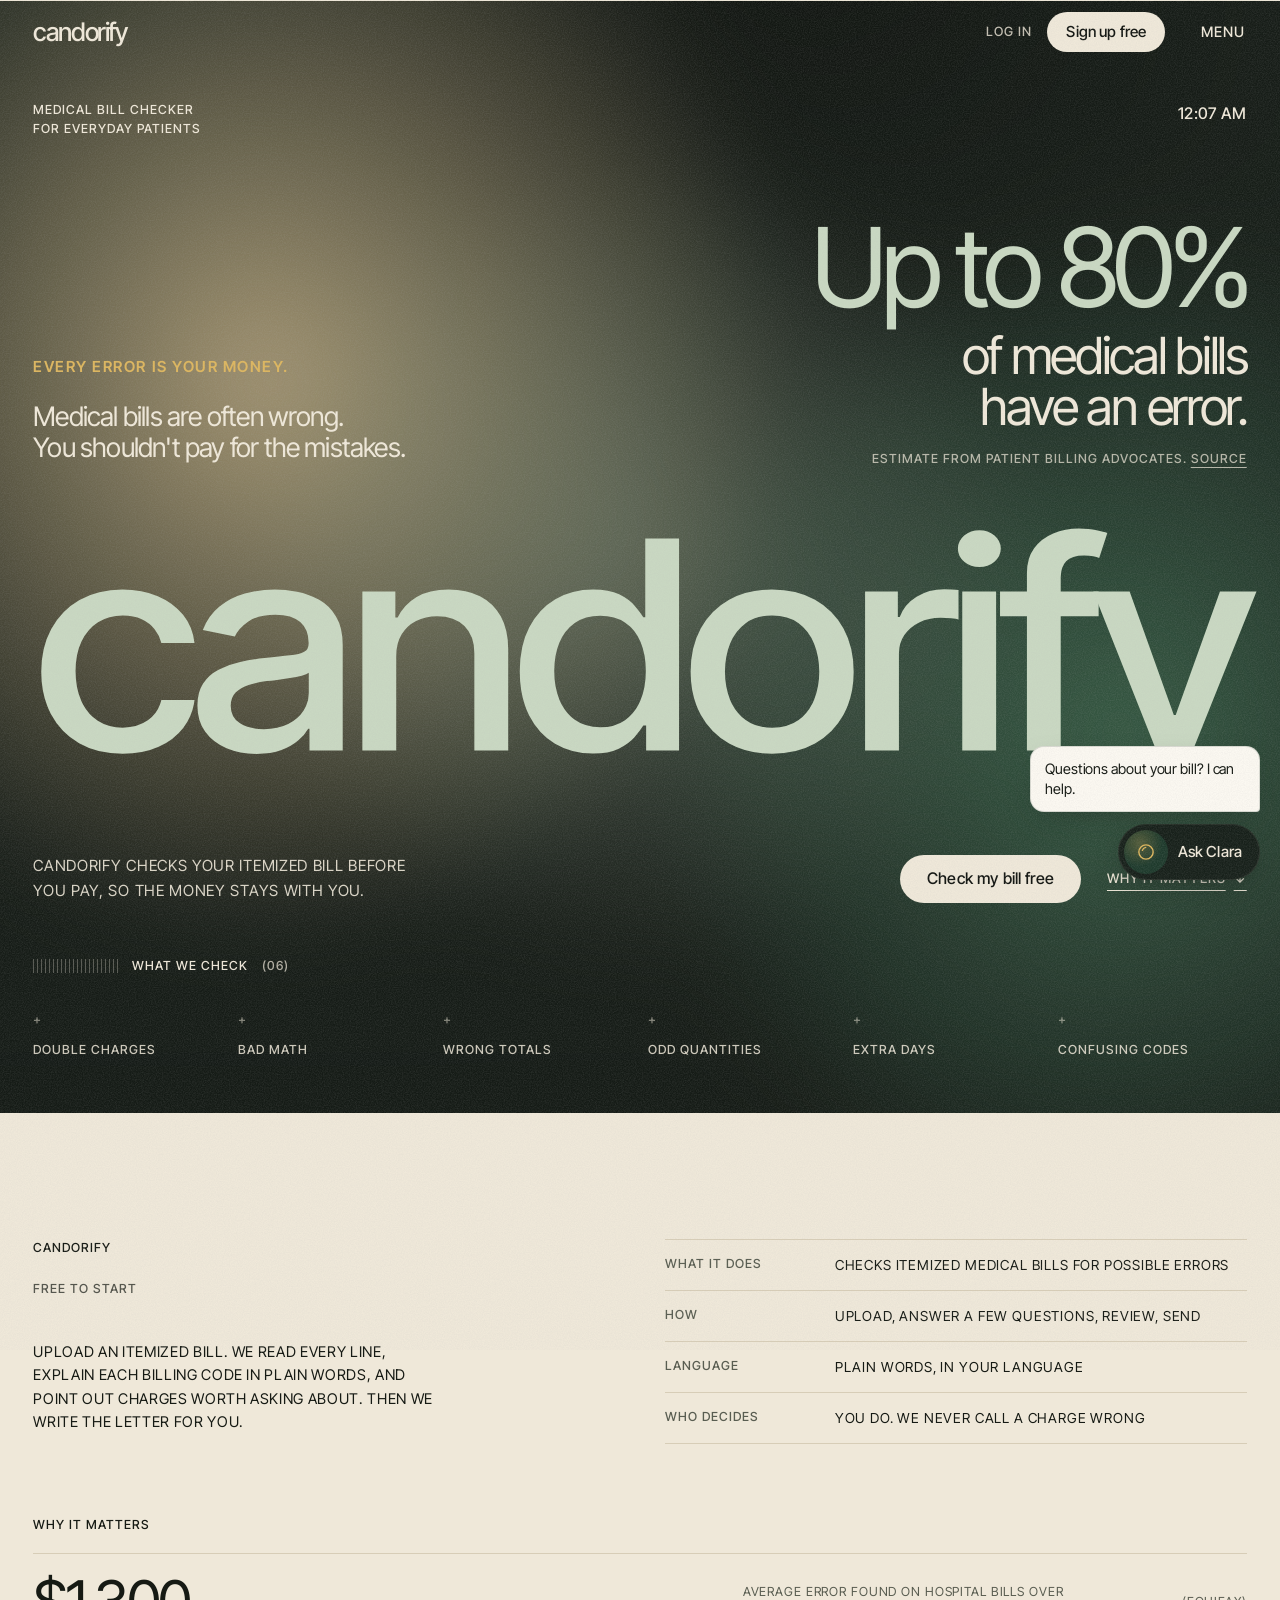
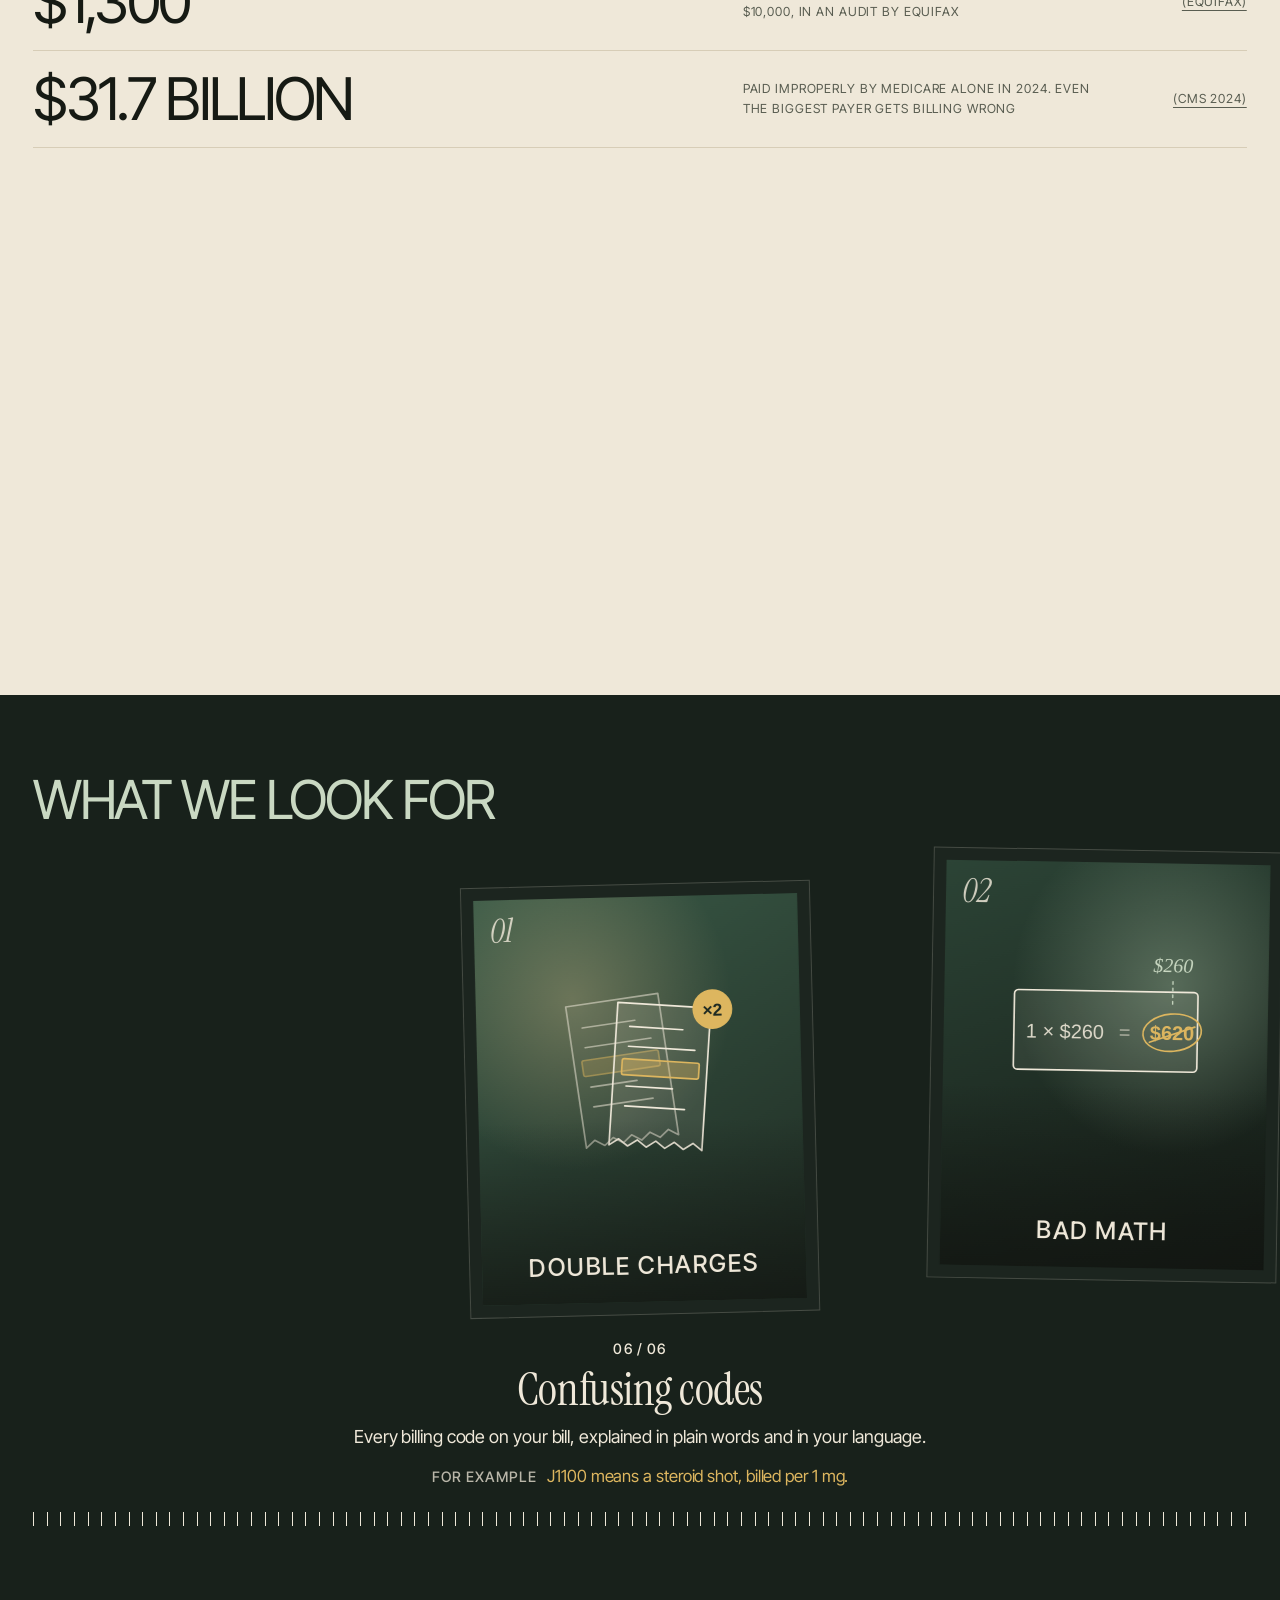
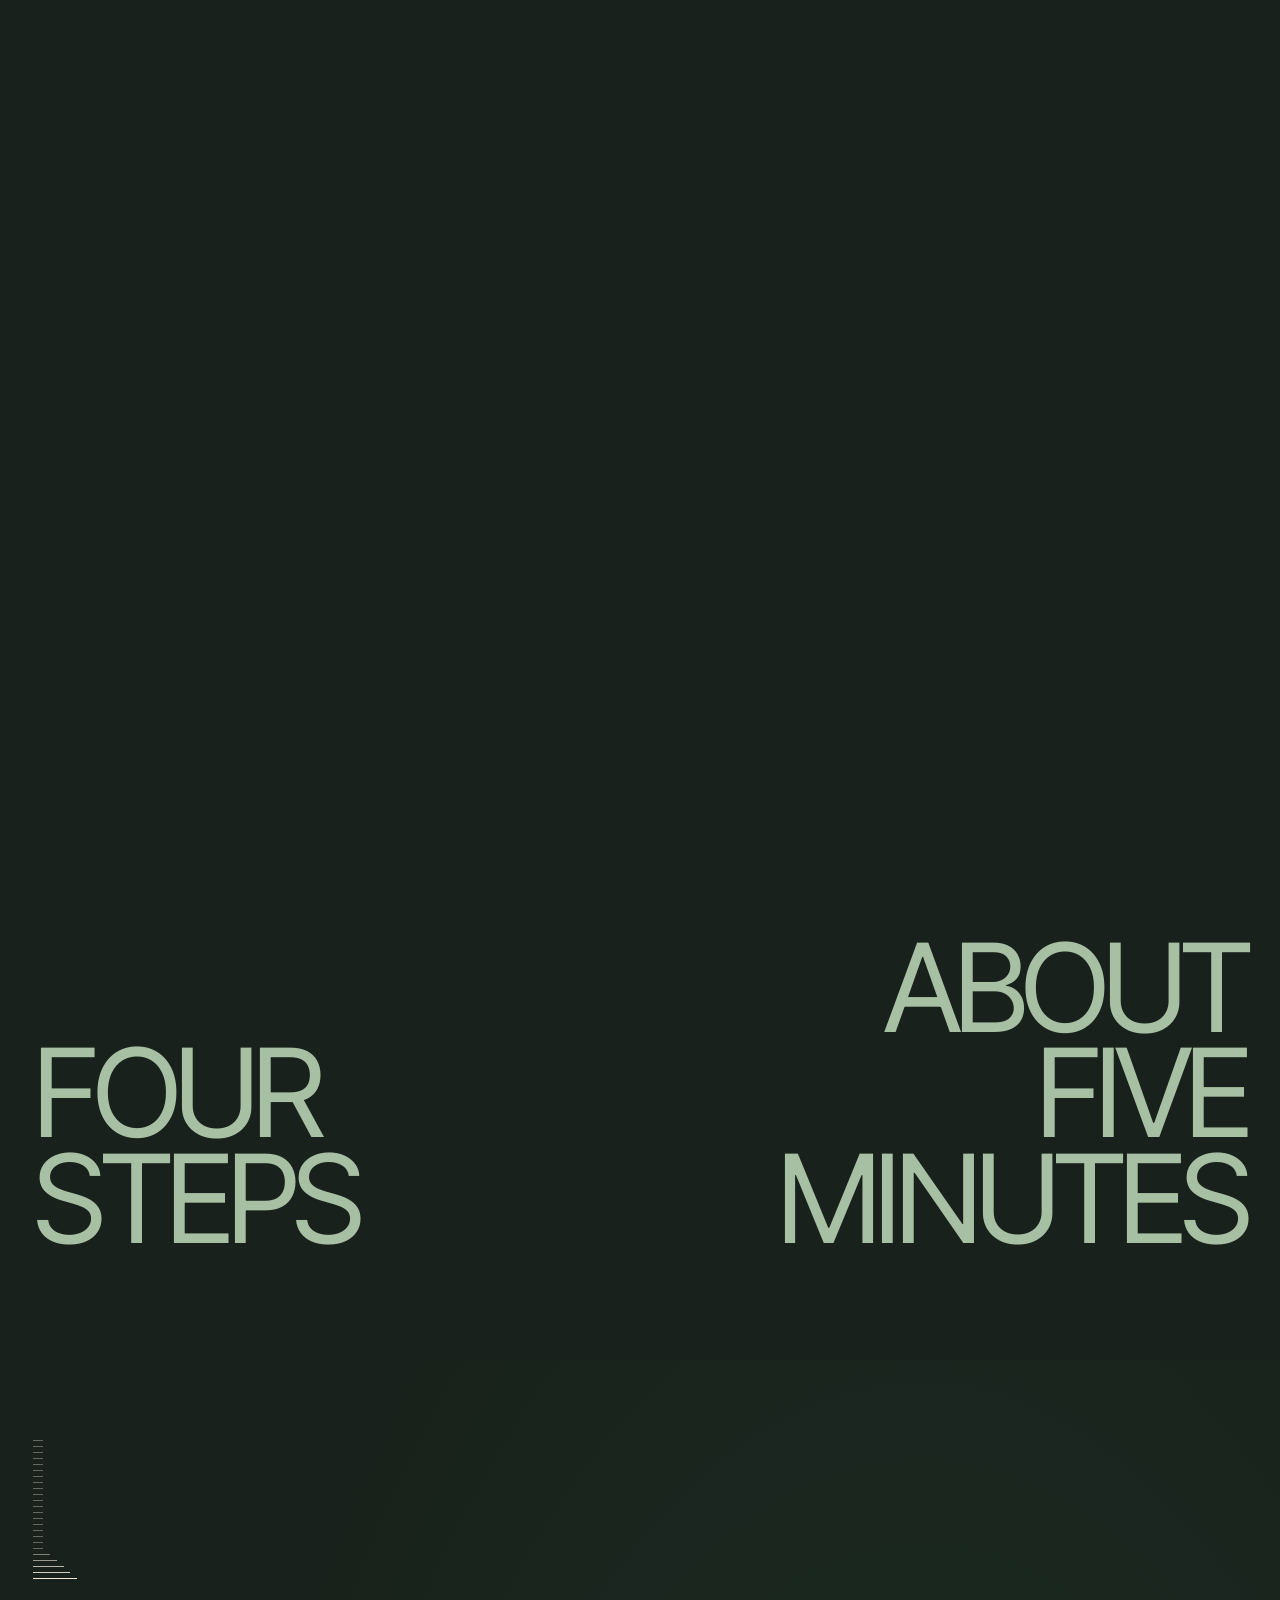
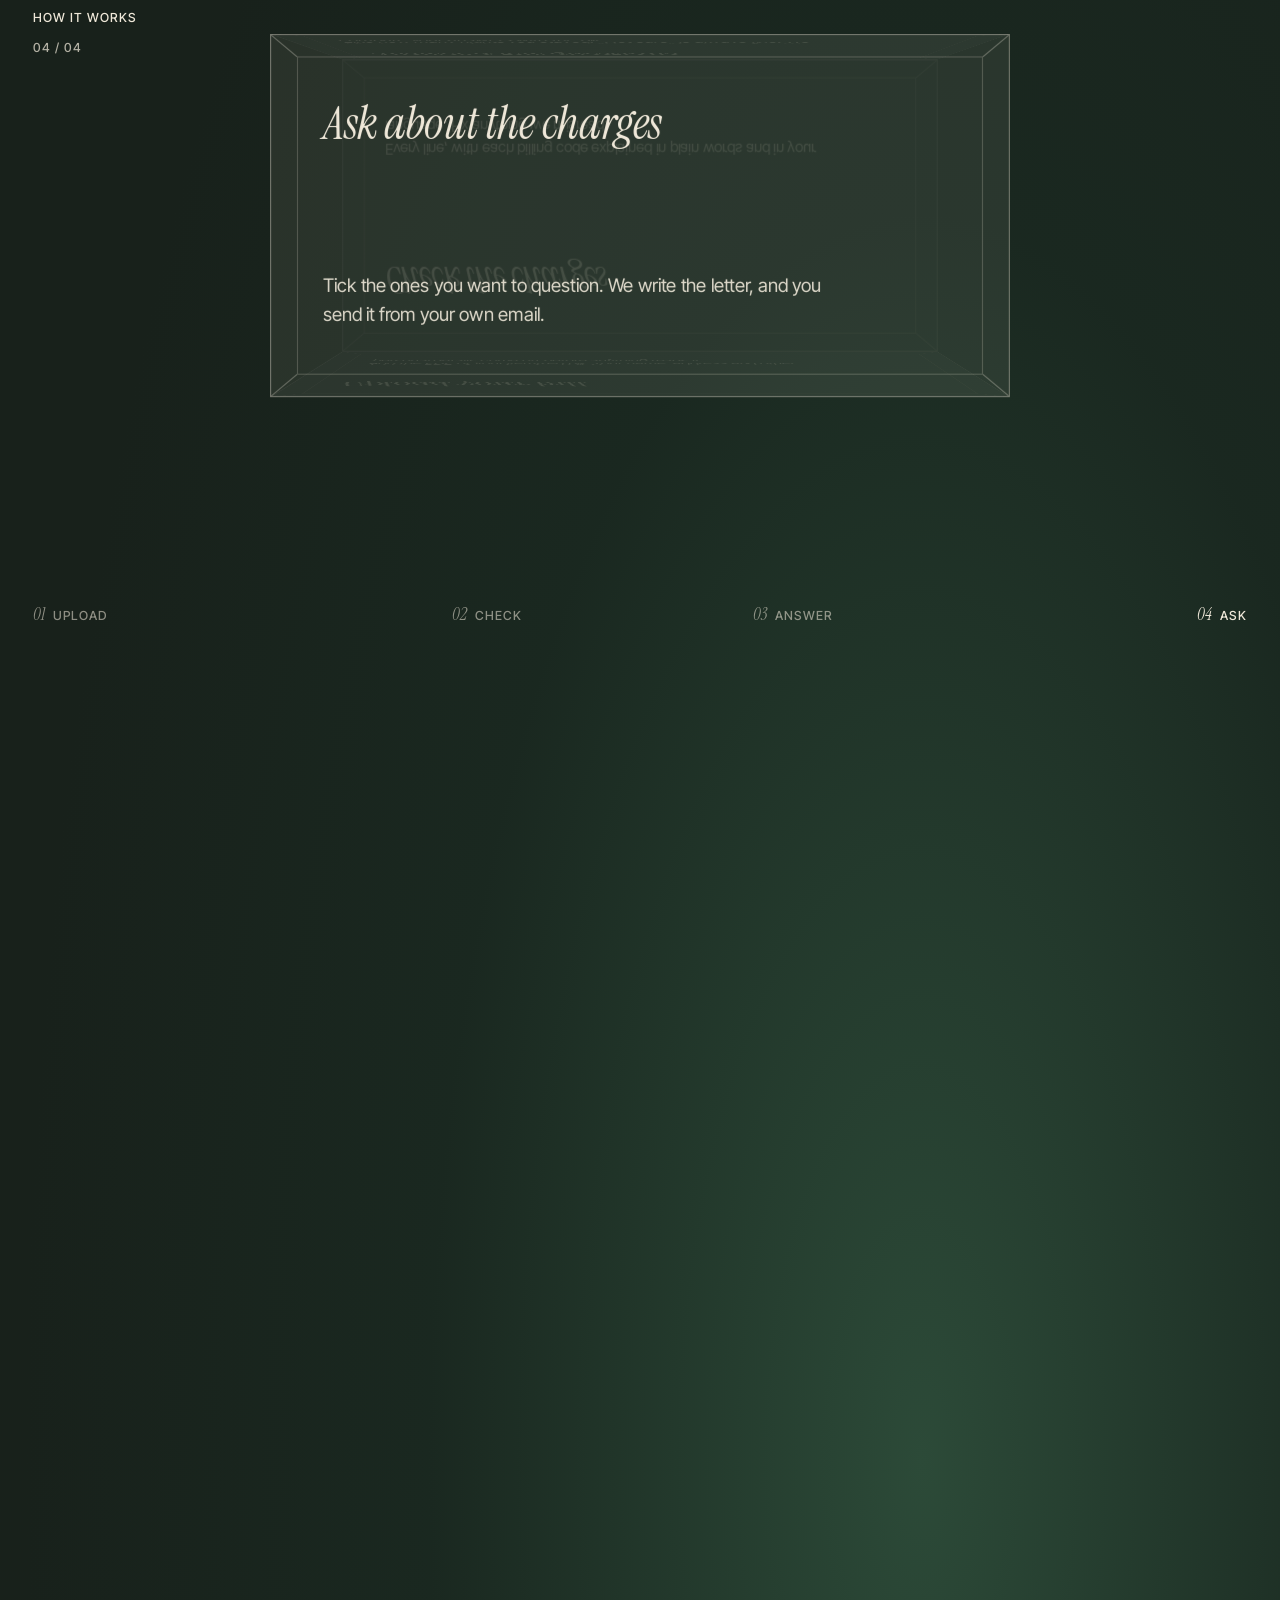
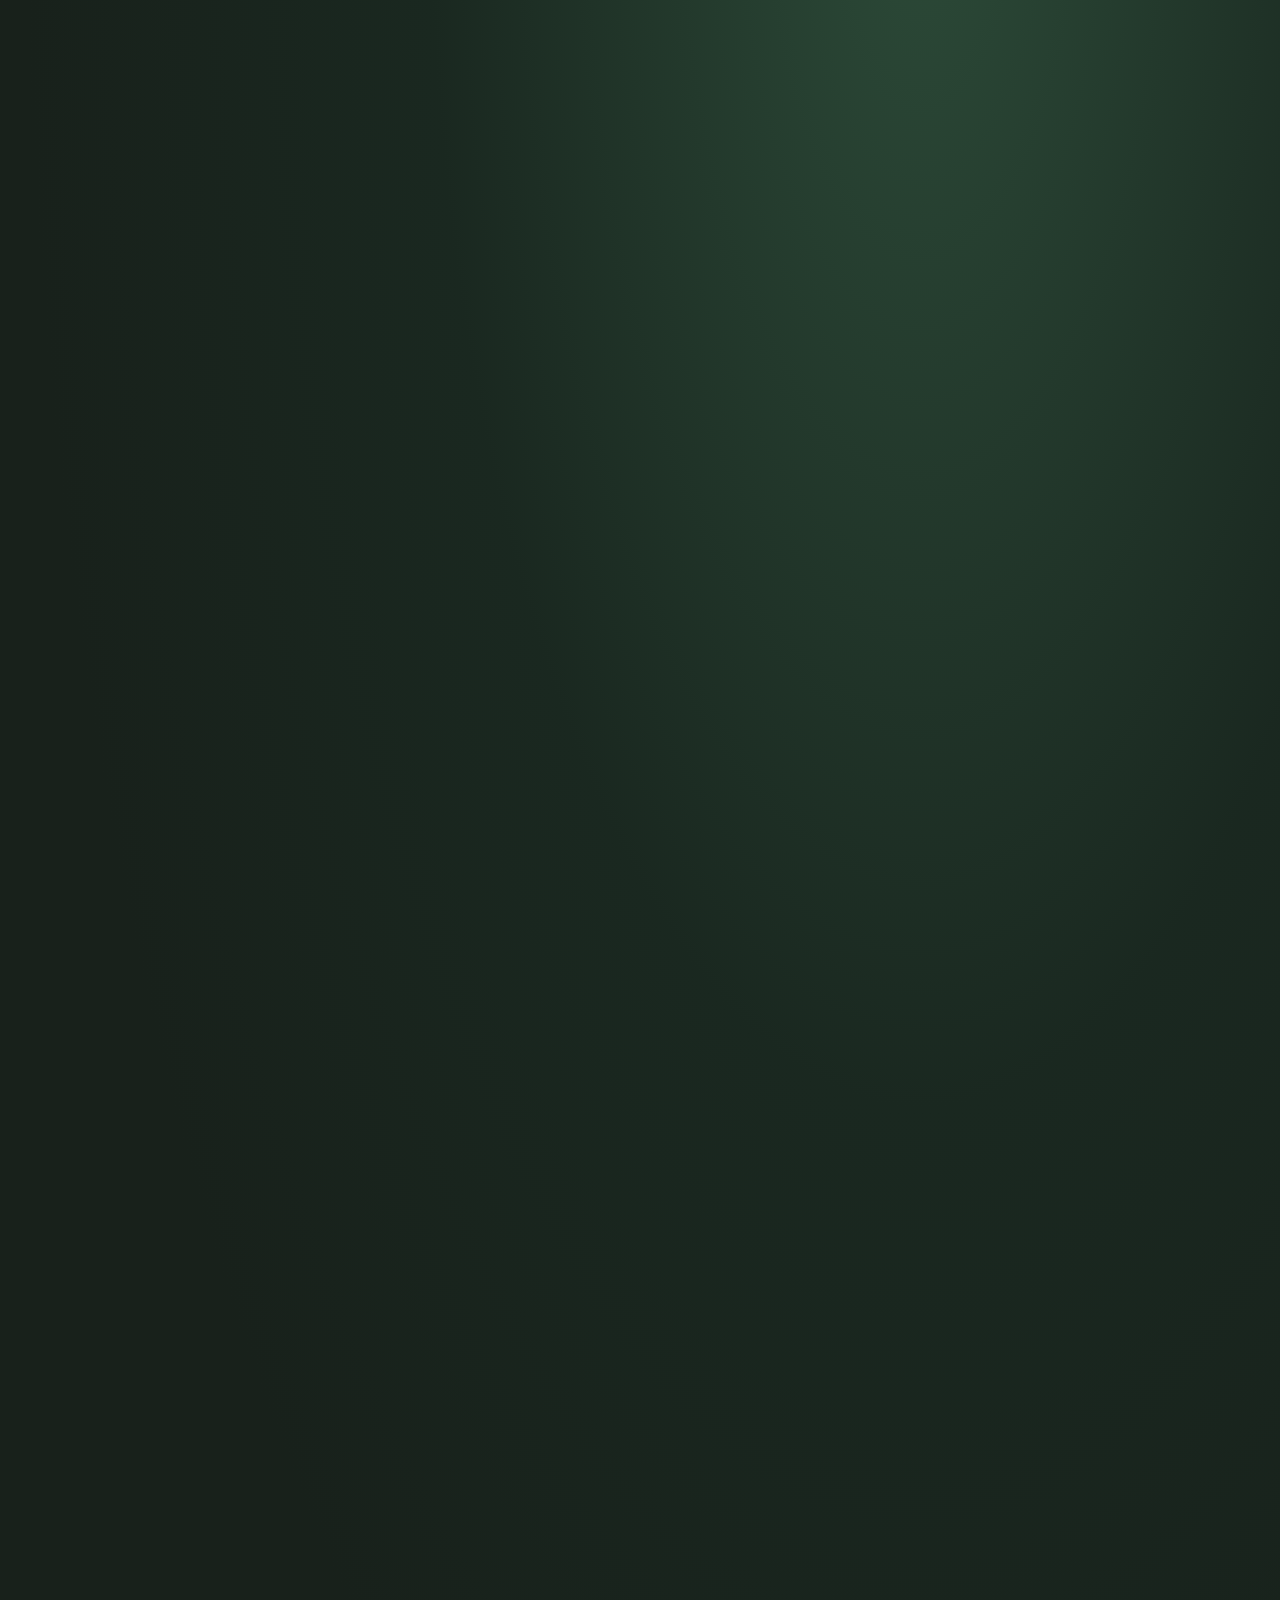
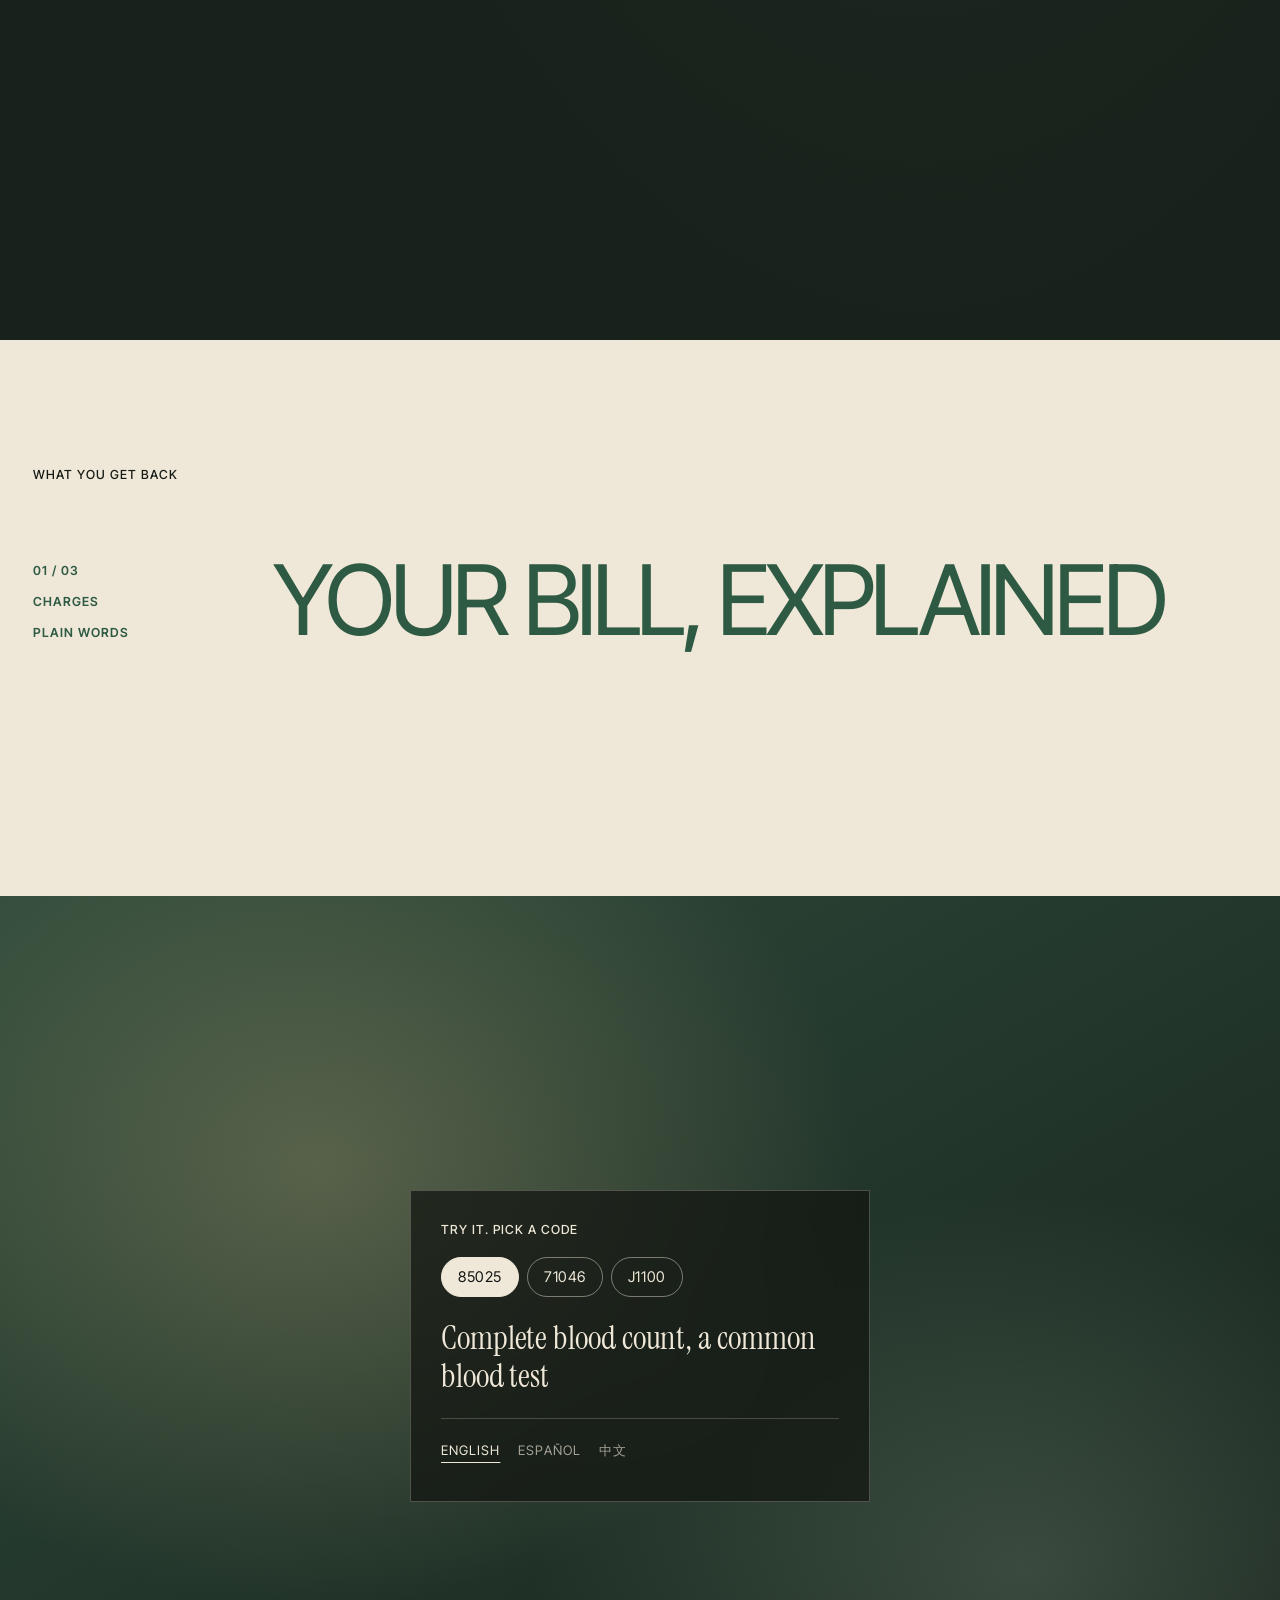
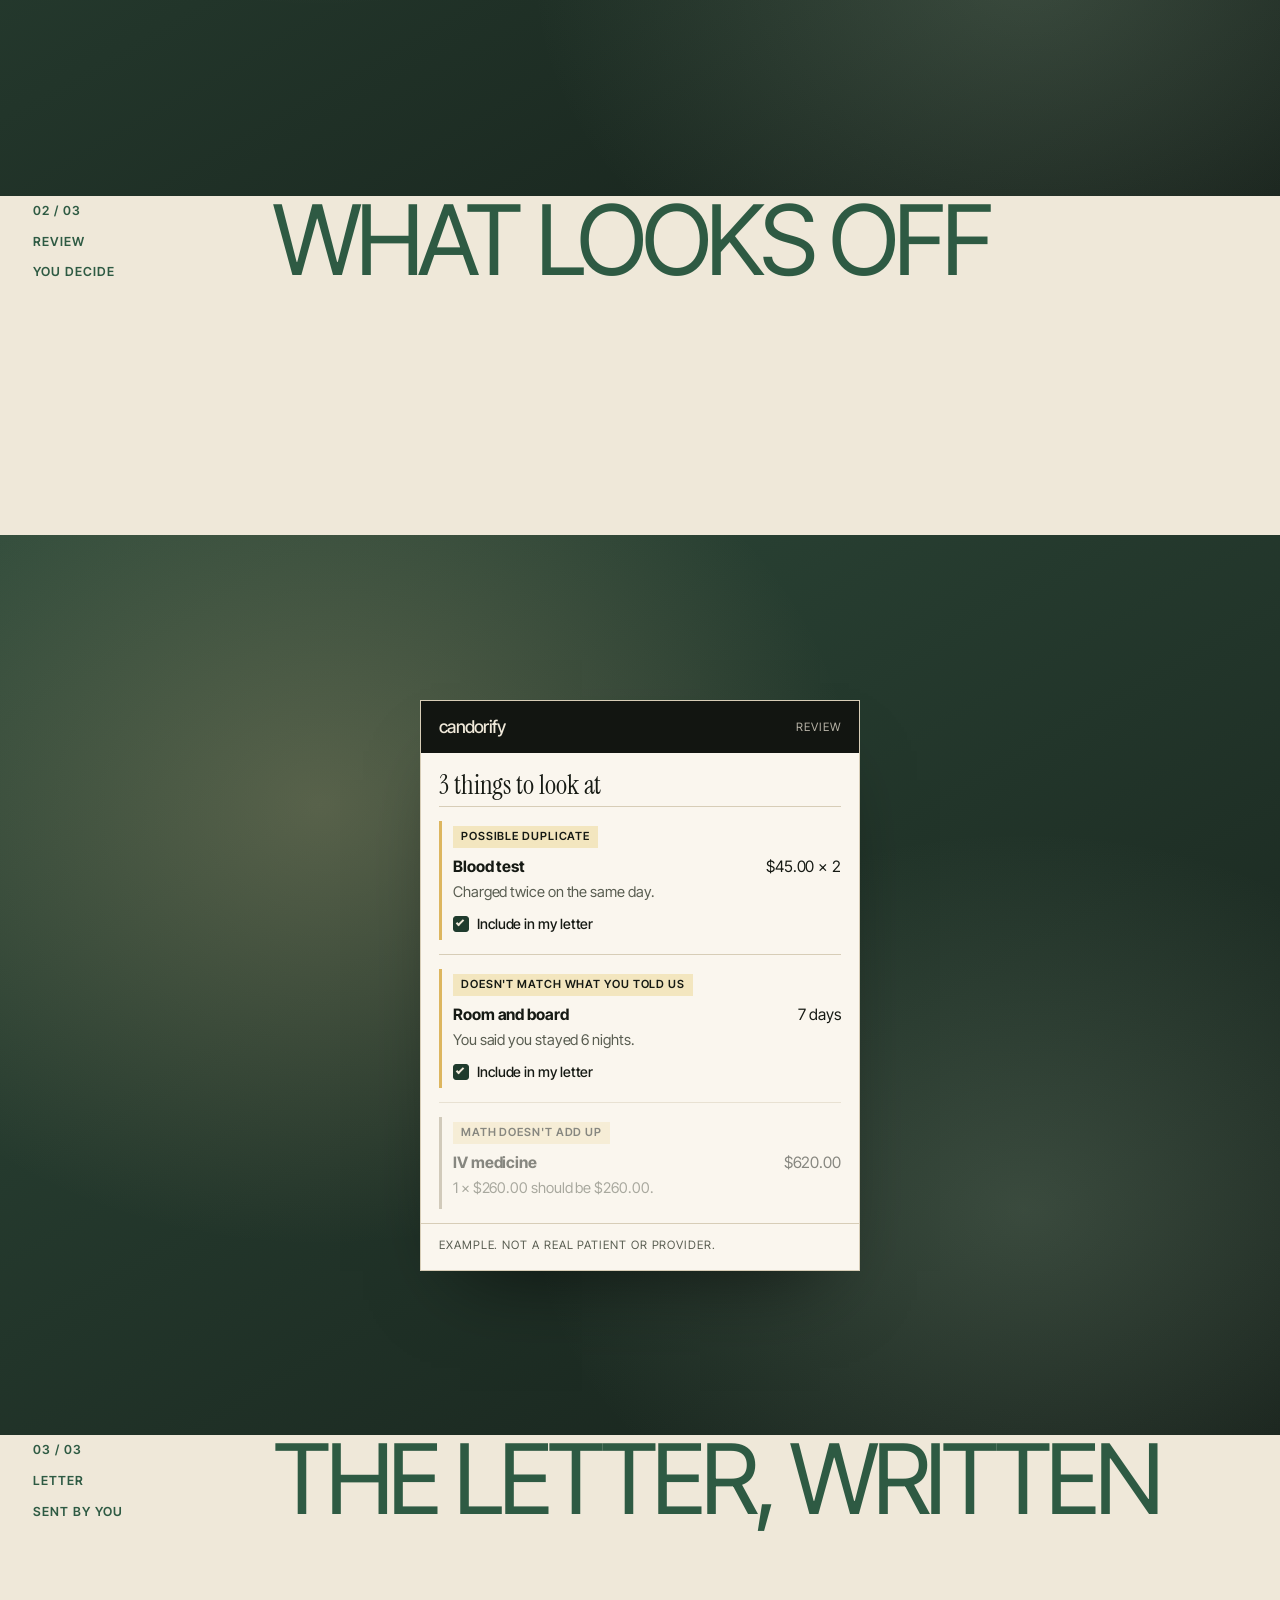
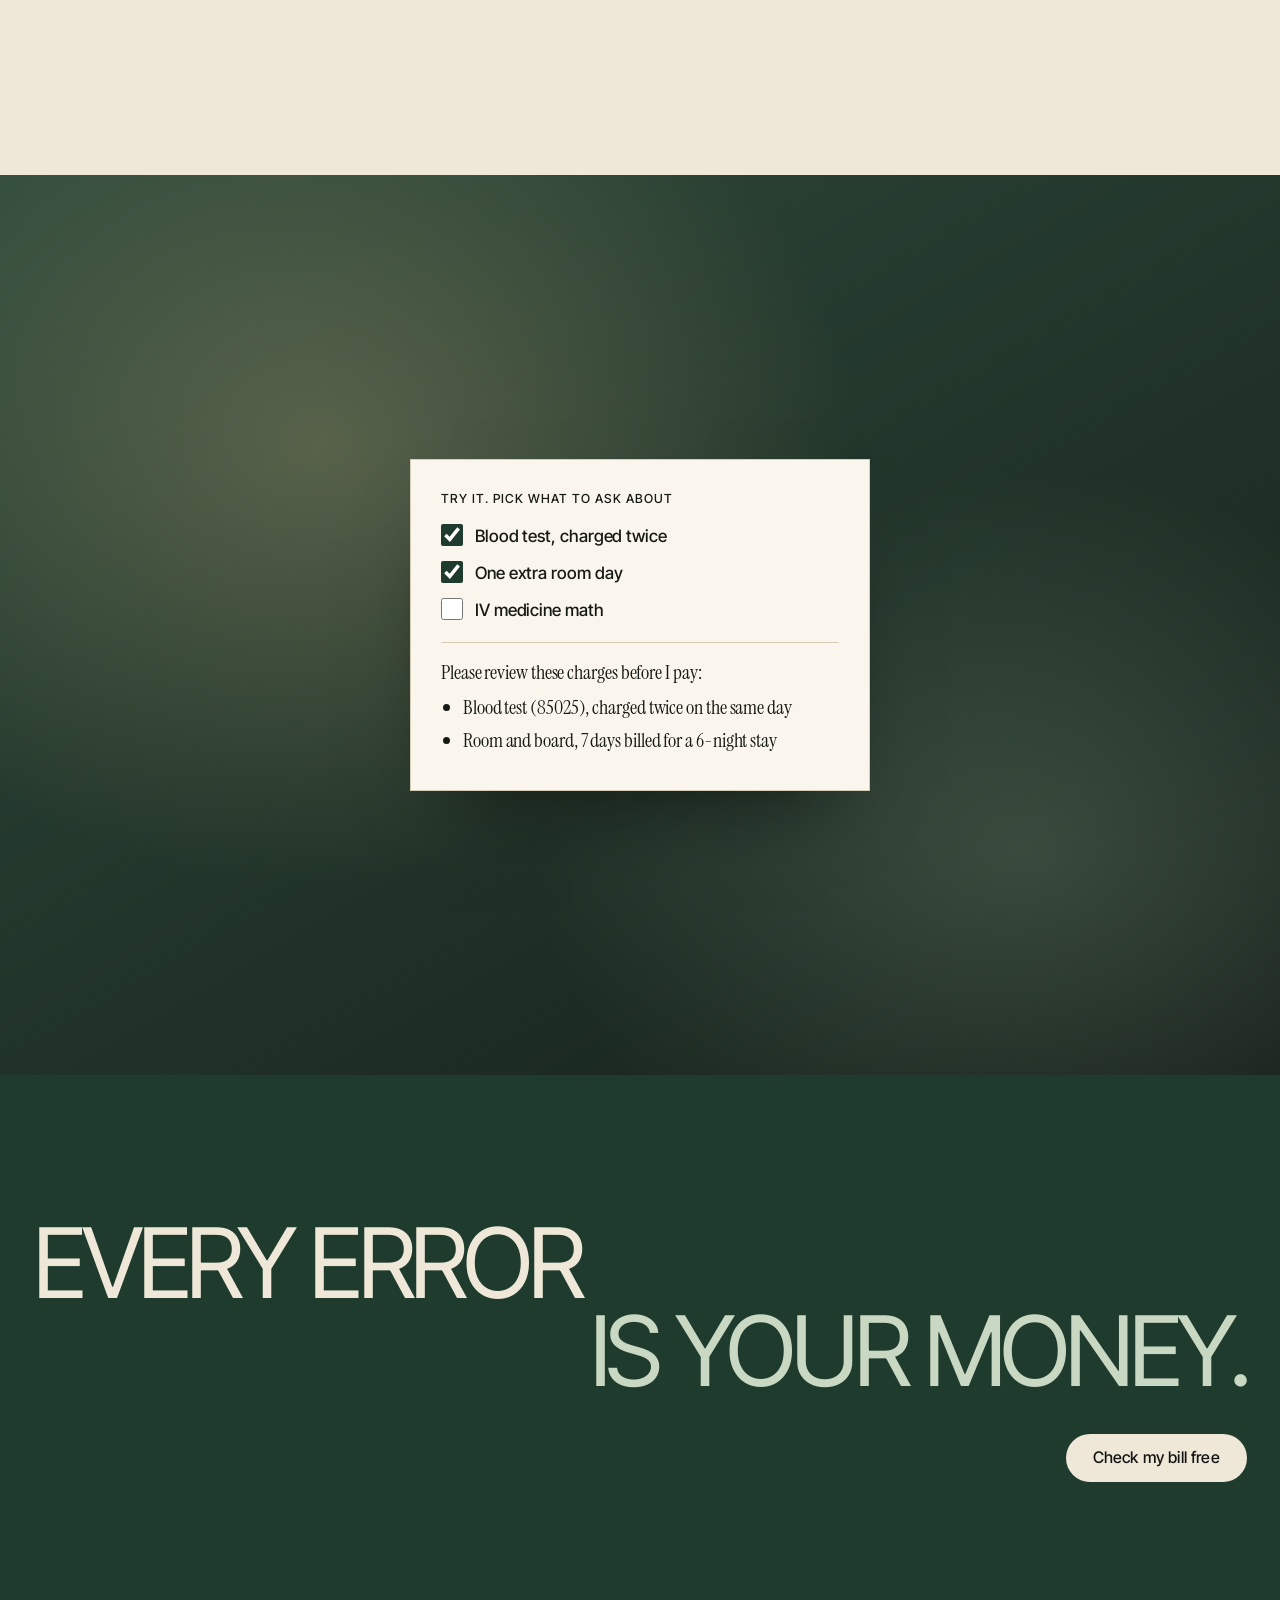
<file: frontend/Index.html>
<!DOCTYPE html>
<html lang="en">
<head>
  <meta charset="UTF-8" />
  <meta name="viewport" content="width=device-width, initial-scale=1.0" />
  <title>Candorify</title>
  <!-- mnm44: this page just sends ppl to home.html. it passes along anything in the link
       (like the stripe ?session_id= or the google/apple login #access_token=) so those still work -->
  <script>window.location.replace("home.html" + window.location.search + window.location.hash);</script>
</head>
<body>
  <p><a href="home.html">Go to Candorify</a></p>
</body>
</html>
</file>
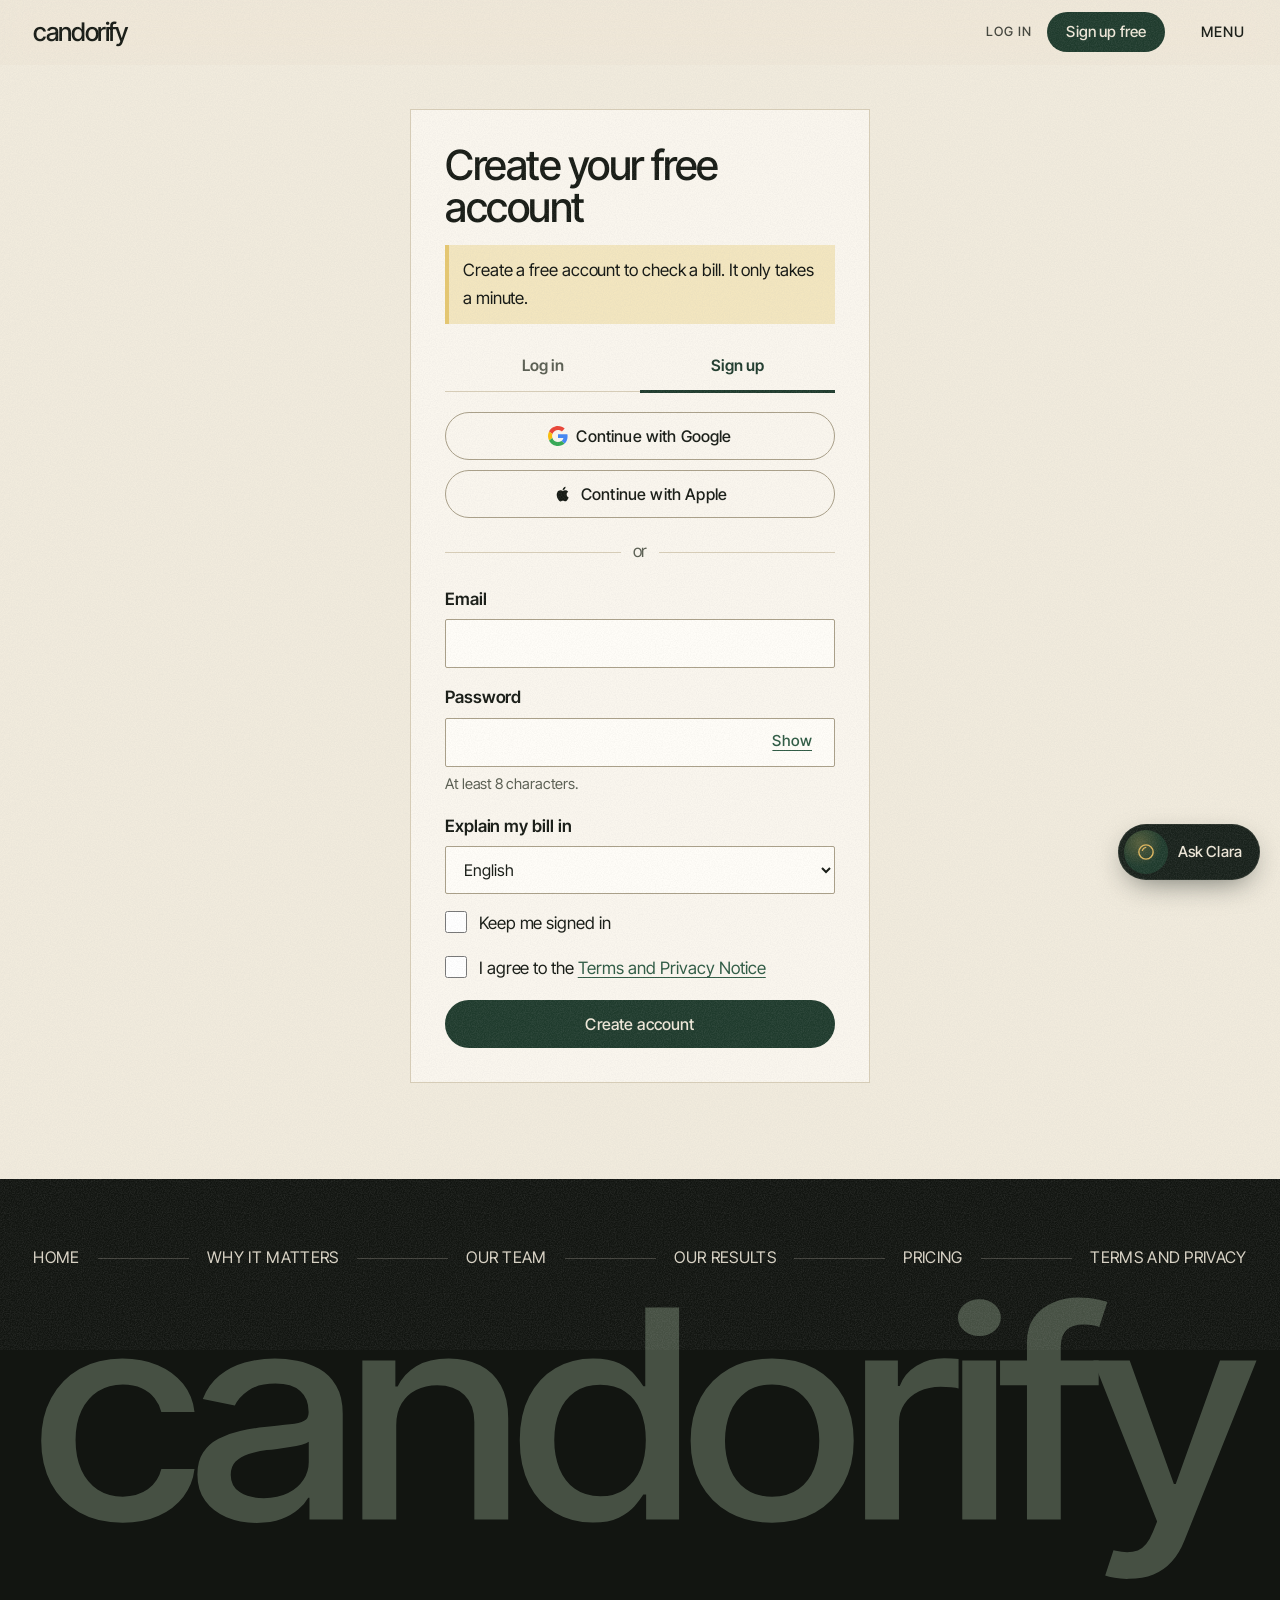
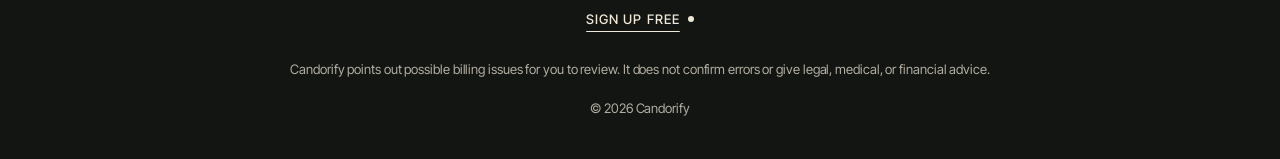
<file: frontend/bill.html>
<!DOCTYPE html>
<html lang="en">
<head>
  <meta charset="UTF-8" />
  <meta name="viewport" content="width=device-width, initial-scale=1.0, viewport-fit=cover" />
  <title>Candorify · Check a bill</title>
  <meta name="description" content="Upload your itemized medical bill. Candorify marks what looks off and helps you ask about it." />
  <meta name="theme-color" content="#141813" />
  <link rel="preconnect" href="https://fonts.googleapis.com" />
  <link rel="preconnect" href="https://fonts.gstatic.com" crossorigin />
  <!-- 2 fonts. inter tight + instrument serif (the italic one) -->
  <link href="https://fonts.googleapis.com/css2?family=Inter+Tight:ital,wght@0,300;0,400;0,500;0,600;1,400&family=Instrument+Serif:ital@0;1&display=swap" rel="stylesheet" />
  <link rel="stylesheet" href="styles.css" />
</head>
<body data-view="check">
  <a class="skip-link" href="#main">Skip to main content</a>

  <!-- HEADER -->
  <header class="site-header">
    <div class="container header-bar">
      <button type="button" class="brand" data-go="home" aria-label="Candorify home">candorify</button>

      <nav class="public-nav" id="public-nav" aria-label="Main">
        <button type="button" class="nav-link hide-sm" data-auth="login">Log in</button>
        <button type="button" class="btn btn-primary btn-sm" data-auth="register">Sign up free</button>
      </nav>

      <nav class="app-nav" id="app-nav" aria-label="App" hidden>
        <button type="button" data-go="check">
          <svg viewBox="0 0 24 24" fill="none" stroke="currentColor" stroke-width="2" stroke-linecap="round" stroke-linejoin="round" aria-hidden="true"><path d="M14 3H7a2 2 0 0 0-2 2v14a2 2 0 0 0 2 2h10a2 2 0 0 0 2-2V8z"/><path d="M14 3v5h5"/><path d="m9 14 2 2 4-4"/></svg>
          <span>Check a bill</span>
        </button>
        <button type="button" data-go="letters">
          <svg viewBox="0 0 24 24" fill="none" stroke="currentColor" stroke-width="2" stroke-linecap="round" stroke-linejoin="round" aria-hidden="true"><rect x="3" y="5" width="18" height="14" rx="2"/><path d="m3 7 9 6 9-6"/></svg>
          <span>Letters</span>
        </button>
        <button type="button" data-lookup>
          <svg viewBox="0 0 24 24" fill="none" stroke="currentColor" stroke-width="2" stroke-linecap="round" stroke-linejoin="round" aria-hidden="true"><circle cx="11" cy="11" r="7"/><path d="m20 20-3.5-3.5"/></svg>
          <span>Code lookup</span>
        </button>
        <button type="button" data-go="results">
          <svg viewBox="0 0 24 24" fill="none" stroke="currentColor" stroke-width="2" stroke-linecap="round" stroke-linejoin="round" aria-hidden="true"><path d="M5 20V11M12 20V5M19 20v-6"/></svg>
          <span>Results</span>
        </button>
        <button type="button" data-go="account" class="show-sm">
          <svg viewBox="0 0 24 24" fill="none" stroke="currentColor" stroke-width="2" stroke-linecap="round" stroke-linejoin="round" aria-hidden="true"><circle cx="12" cy="8" r="4"/><path d="M4 21a8 8 0 0 1 16 0"/></svg>
          <span>Account</span>
        </button>
      </nav>

      <div class="header-user" id="header-user" hidden>
        <span class="badge" id="plan-badge">Free</span>
        <button type="button" class="nav-link hide-sm" data-go="account">
          <svg viewBox="0 0 24 24" fill="none" stroke="currentColor" stroke-width="2" stroke-linecap="round" stroke-linejoin="round" aria-hidden="true"><circle cx="12" cy="8" r="4"/><path d="M4 21a8 8 0 0 1 16 0"/></svg>
          <span id="user-email">Account</span>
        </button>
      </div>

      <button type="button" class="menu-btn" id="menu-btn" aria-expanded="false" aria-controls="site-menu">Menu</button>
    </div>
  </header>

  <main id="main">

    <!-- ================= CHECK A BILL ================= -->
    <section id="view-check" class="view" aria-labelledby="check-title" hidden>
      <div class="container">
        <h1 id="check-title" class="sr-only">Check a bill</h1>

        <div class="flow-top">
          <ol class="stepper" id="stepper" aria-label="Your progress">
            <li data-step="start"><button type="button" class="step" data-step-go="start"><span class="bar"></span><span class="label">Upload</span></button></li>
            <li data-step="charges"><button type="button" class="step" data-step-go="charges"><span class="bar"></span><span class="label">Charges</span></button></li>
            <li data-step="questions"><button type="button" class="step" data-step-go="questions"><span class="bar"></span><span class="label">Questions</span></button></li>
            <li data-step="flags"><button type="button" class="step" data-step-go="flags"><span class="bar"></span><span class="label">Review</span></button></li>
            <li data-step="letter"><button type="button" class="step" data-step-go="letter"><span class="bar"></span><span class="label">Letter</span></button></li>
            <li data-step="finish"><button type="button" class="step" data-step-go="finish"><span class="bar"></span><span class="label">Finish</span></button></li>
          </ol>
          <div class="flow-meta">
            <p class="step-count" id="step-count" aria-live="polite"></p>
            <button type="button" class="btn btn-quiet btn-sm" id="btn-start-over" hidden>Start over</button>
          </div>
        </div>

        <!-- step 1 -->
        <div class="step-panel" id="step-start">
          <div class="step-head">
            <h2>Upload your bill</h2>
            <p>It needs to be itemized, with every charge listed.</p>
          </div>

          <!-- what u need before uploading. photo upload is coming later so pdf only for now -->
          <section class="need-card" aria-labelledby="need-title">
            <h3 id="need-title" class="need-title">What you'll need</h3>
            <ol class="need-steps">
              <li>
                <span class="need-n" aria-hidden="true">01</span>
                <strong>Ask for your itemized bill</strong>
                <p>Contact the billing office of your hospital or doctor and ask for an itemized bill that lists every charge with its code. Under federal law (HIPAA), you have the right to a copy of your billing records, and they generally must respond within 30 days. <a href="https://www.hhs.gov/hipaa/for-professionals/privacy/guidance/access/index.html" target="_blank" rel="noopener">Your rights (HHS)</a></p>
                <button type="button" class="link-btn" data-go="letters">We can write the request for you</button>
              </li>
              <li>
                <span class="need-n" aria-hidden="true">02</span>
                <strong>Get it as a PDF</strong>
                <p>Ask them to email it or post it to your patient portal. It usually comes as a PDF. Save the PDF to your phone or computer.</p>
              </li>
              <li>
                <span class="need-n" aria-hidden="true">03</span>
                <strong>Upload it below</strong>
                <p>One bill at a time, up to 5 MB. We read every charge and you check it before anything else happens.</p>
              </li>
            </ol>
            <p class="need-soon">Only have it on paper? Take photos of it below, one per page. They're read on your device and never uploaded.</p>         
            </section>

          <div class="upload-layout">
            <div class="panel upload-main">
              <div class="dropzone" id="dropzone">
                <input id="pdf-file" type="file" accept="application/pdf" class="sr-only" />
                <label for="pdf-file" class="dropzone-inner">
                  <svg viewBox="0 0 24 24" fill="none" stroke="currentColor" stroke-width="1.8" stroke-linecap="round" stroke-linejoin="round" aria-hidden="true"><path d="M12 15V4M7 9l5-5 5 5"/><path d="M4 15v4a1 1 0 0 0 1 1h14a1 1 0 0 0 1-1v-4"/></svg>
                  <span class="dz-title">Choose a PDF</span>
                  <span class="dz-sub">or drop it here · PDF, up to 5 MB</span>
                </label>
              </div>
              <div id="file-row" class="file-row" hidden>
                <p id="file-name" class="file-name"></p>
                <button type="button" class="link-btn" id="btn-clear-file">Remove</button>
              </div>
              <button type="button" class="btn btn-primary btn-block" id="btn-upload" disabled>Read my bill</button>
              <p id="upload-status" class="status" role="status" aria-live="polite"></p>
              <p class="privacy-line">
                <svg viewBox="0 0 24 24" width="18" height="18" fill="none" stroke="currentColor" stroke-width="2" stroke-linecap="round" stroke-linejoin="round" aria-hidden="true"><rect x="5" y="11" width="14" height="10" rx="2"/><path d="M8 11V7a4 4 0 0 1 8 0v4"/></svg>
                <span>Your personal details are removed first. <button type="button" class="link-btn" data-terms>How we handle your bill</button></span>
              </p>
            </div>

            <div class="upload-side">
              <button type="button" class="side-option" id="btn-need-itemized">
                <strong>Only have a summary?</strong>
                <span>We'll write the request for an itemized bill.</span>
              </button>
              <button type="button" class="side-option" id="btn-sample">
                <strong>Just looking?</strong>
                <span>Try a sample bill.</span>
              </button>
              <details class="sample-opts">
                <summary>Sample settings</summary>
                <label class="check" for="sample-errors"><input id="sample-errors" type="checkbox" checked><span>Add made-up errors to find</span></label>
              </details>
            </div>
          </div>
        </div>

        <!-- step 2 - charges -->
        <div class="step-panel" id="step-charges" hidden>
          <div class="step-head">
            <h2>Check the charges</h2>
            <p id="charges-intro">Tap a code to see what it means. Fix anything we misread.</p>
          </div>

          <div class="bill-sheet">
            <div class="form-row bill-meta">
              <div class="field">
                <label for="rev-provider">Medical Facility</label>
                <input id="rev-provider" type="text" autocomplete="off" />
              </div>
              <div class="field">
                <label for="rev-date">Date of service</label>
                <input id="rev-date" type="text" placeholder="2026-05-14" autocomplete="off" />
              </div>
              <div class="field">
                <label for="rev-total">Total on the bill ($)</label>
                <input id="rev-total" type="number" step="0.01" inputmode="decimal" />
              </div>
            </div>
            <div id="lines" class="line-list" aria-label="Charges on your bill"></div>
            <button type="button" class="btn btn-quiet btn-sm add-line" id="btn-add-line">+ Add a charge</button>
            <div class="totals-bar" id="totals-bar" aria-live="polite"></div>
          </div>

          <div class="step-actions">
            <button type="button" class="btn btn-secondary" data-step-back>Back</button>
            <button type="button" class="btn btn-primary" id="btn-charges-next">Looks right</button>
          </div>
        </div>

        <!-- step 3 / questions -->
        <div class="step-panel" id="step-questions" hidden>
          <div class="step-head">
            <h2>A few quick questions</h2>
            <p>Skip any you're not sure about.</p>
          </div>
          <form id="questions-form" novalidate>
            <div id="questions-list" class="q-list"></div>
            <div class="step-actions">
              <button type="button" class="btn btn-secondary" data-step-back>Back</button>
              <button type="submit" class="btn btn-primary" id="btn-questions-next">Check my bill</button>
            </div>
          </form>
        </div>

        <!-- STEP 4 (review) -->
        <div class="step-panel" id="step-flags" hidden>
          <div class="step-head">
            <h2>What looks off</h2>
            <p>Check the ones you want to ask about. These are possible issues, not confirmed errors.</p>
          </div>
          <div id="flag-summary" class="flag-summary"></div>
          <div id="flags-list" class="flag-list"></div>

          <div class="tools-card" id="tools-card">
            <div class="tools-head">
              <h3 class="no-margin">More tools</h3>
              <span class="badge badge-brand">Paid</span>
            </div>
            <div class="row">
              <label for="translate-lang" class="sr-only">Language</label>
              <select id="translate-lang" class="auto-width"></select>
              <button type="button" class="btn btn-secondary btn-sm" id="btn-translate">Explain every charge</button>
              <button type="button" class="btn btn-secondary btn-sm" id="btn-benchmark">Compare to Medicare</button>
            </div>
            <div id="translations"></div>
            <div id="benchmarks"></div>
          </div>

          <div class="step-actions">
            <button type="button" class="btn btn-secondary" data-step-back>Back</button>
            <button type="button" class="btn btn-primary" id="btn-flags-next">Write my letter</button>
          </div>
        </div>

        <!-- step 5: the letter -->
        <div class="step-panel" id="step-letter" hidden>
          <div class="step-head">
            <h2>Your letter</h2>
            <p>Edit it, then send it from your own email.</p>
          </div>
          <div id="letter-slot-flow">
            <div id="letter-builder" class="letter-grid">
            <div class="panel">
              <div class="segmented" role="radiogroup" aria-label="Kind of letter">
                <label><input type="radio" name="letter-type" value="request" checked /><span>Ask for itemized bill</span></label>
                <label><input type="radio" name="letter-type" value="dispute" /><span>Question charges</span></label>
              </div>

              <div id="letter-items-wrap" hidden>
                <h3 class="sub-head">Charges to ask about</h3>
                <div id="letter-items"></div>
              </div>

              <h3 class="sub-head">Your details</h3>
              <div class="field"><label for="tpl-provider">Medical Facility</label><input id="tpl-provider" type="text" /></div>
              <div class="field"><label for="tpl-patient">Your name</label><input id="tpl-patient" type="text" autocomplete="name" /></div>
              <div class="form-row">
                <div class="field"><label for="tpl-account">Account number</label><input id="tpl-account" type="text" /></div>
                <div class="field"><label for="tpl-date">Date of service</label><input id="tpl-date" type="text" placeholder="2026-05-14" /></div>
              </div>
              <!-- vrajesh: email/phone is checked before the letter is written (see the script at the bottom) -->
              <div class="field">
                <label for="tpl-contact">Your email or phone</label>
                <input id="tpl-contact" type="text" autocomplete="email" required aria-describedby="tpl-contact-hint tpl-contact-error" />
                <p class="hint" id="tpl-contact-hint">So the hospital can reply. For example name@example.com or 555-123-4567.</p>
                <p class="form-error" id="tpl-contact-error" role="alert" hidden>Enter a real email (name@example.com) or a phone number with at least 10 digits.</p>
              </div>
              <label class="check">
                <input id="tpl-use-ai" type="checkbox" />
                <span>Write it with AI</span>
              </label>
              <button type="button" class="btn btn-primary btn-block" id="btn-write-letter">Write my letter</button>
            </div>

            <div class="paper-letter">
              <div class="field"><label for="tpl-to">To</label><input id="tpl-to" type="email" placeholder="billing@hospital.org" /></div>
              <div class="field"><label for="tpl-subject">Subject</label><input id="tpl-subject" type="text" /></div>
              <div class="field"><label for="tpl-body" class="sr-only">Letter</label><textarea id="tpl-body" placeholder="Your letter will show up here."></textarea></div>
              <div class="row">
                <button type="button" class="btn btn-primary" id="btn-send-email">Open in my email</button>
                <button type="button" class="btn btn-secondary" id="btn-copy-letter">Copy</button>
                <button type="button" class="btn btn-secondary" id="btn-download-annotated" hidden>Download marked-up PDF</button>
              </div>
              <p class="hint">Sent from your own email. We never see it.</p>
            </div>
          </div>
          </div>
          <div class="step-actions">
            <button type="button" class="btn btn-secondary" data-step-back>Back</button>
            <button type="button" class="btn btn-primary" id="btn-letter-next">I'm done</button>
          </div>
        </div>

        <!-- step 6 -->
        <!-- the survey!! these answers are what turn into the numbers on the our results page so pls dont change the field names w/o telling Vrajesh -->
        <div class="step-panel" id="step-finish" hidden>
          <form id="survey-form" novalidate>
            <div class="step-head">
              <h2>How did we do?</h2>
              <p>Your answers feed our public results page. We keep the answers, never your bill.</p>
            </div>
            <div id="survey-flags" class="q-list"></div>

            <div class="q-list survey-more">
              <fieldset class="question">
                <legend>Did you find any mistakes we missed?</legend>
                <div class="pill-group" id="sv-missed"></div>
              </fieldset>
              <fieldset class="question">
                <legend>Have you contacted your provider about these charges?</legend>
                <div class="pill-group" id="sv-contact"></div>
              </fieldset>
              <div class="question">
                <label class="legend" for="sv-savings">How much did this save you, or how much could it save you?</label>
                <p class="hint" id="sv-savings-hint">Your best guess is fine. Leave it at 0 if nothing.</p>
                <div class="money-input"><span aria-hidden="true">$</span><input id="sv-savings" type="number" min="0" step="0.01" inputmode="decimal" value="0" aria-describedby="sv-savings-hint" /></div>
                <div class="pill-group sv-confirmed" id="sv-confirmed" role="radiogroup" aria-label="Is that amount confirmed by your provider?"></div>
              </div>
              <fieldset class="question">
                <legend>Did Candorify help you?</legend>
                <div class="pill-group" id="sv-helped"></div>
              </fieldset>
              <fieldset class="question">
                <legend>Overall, how would you rate Candorify? (1 to 5)</legend>
                <div class="pill-group" id="sv-sat"></div>
              </fieldset>
            </div>

            <p id="survey-error" class="form-error" role="alert" hidden></p>
            <div class="step-actions">
              <button type="button" class="link-btn" id="btn-survey-skip">Skip and delete my data</button>
              <button type="submit" class="btn btn-primary" id="btn-survey-submit">Submit and delete my data</button>
            </div>
          </form>

          <div id="sample-finish" class="panel center-card" hidden>
            <h2>That was a sample</h2>
            <p class="muted">Ready to try your own bill?</p>
            <button type="button" class="btn btn-primary" id="btn-sample-done">Start with my bill</button>
          </div>

          <div id="finish-done" class="panel center-card" hidden>
            <div class="done-mark" aria-hidden="true"></div>
            <h2>All done</h2>
            <p class="muted">Your bill data has been deleted. Once you hear back from your provider, tell us how it went on the results page. It helps the next patient.</p>
            <div class="row center-row">
              <button type="button" class="btn btn-primary" id="btn-check-another">Check another bill</button>
              <button type="button" class="btn btn-secondary" data-go="results">See our results</button>
            </div>
          </div>
        </div>
      </div>
    </section>

  </main>

  <footer class="site-footer">
    <div class="wide">
      <nav class="foot-nav" aria-label="Footer">
        <button type="button" data-go="home">Home</button><span aria-hidden="true"></span>
        <button type="button" data-scroll="why">Why it matters</button><span aria-hidden="true"></span>
        <button type="button" data-go="team">Our team</button><span aria-hidden="true"></span>
        <button type="button" data-go="results">Our results</button><span aria-hidden="true"></span>
        <button type="button" data-go="pricing">Pricing</button><span aria-hidden="true"></span>
        <button type="button" data-go="legal">Terms and Privacy</button>
      </nav>
      <svg class="foot-word" viewBox="0 0 1000 236" aria-hidden="true" focusable="false"><text x="0" y="180" textLength="1000" lengthAdjust="spacingAndGlyphs">candorify</text></svg>
      <p class="foot-cta"><button type="button" class="text-link" data-auth="register">Sign up free <span class="dot" aria-hidden="true"></span></button></p>
      <p class="disclaimer-text">Loading disclaimer…</p>
      <p class="foot-copy">© 2026 Candorify</p>
    </div>
  </footer>

  <!-- menu (full screen) -->
  <!-- data-when "in" -> logged in only, "out" -> logged out only, none -> always -->
  <div class="menu-backdrop" id="menu-backdrop" hidden></div>
  <nav class="site-menu" id="site-menu" aria-label="Menu" hidden>
    <div class="menu-head">
      <span class="brand">candorify</span>
      <button type="button" class="menu-btn" id="menu-close">Close</button>
    </div>
    <div class="menu-body">
      <ol class="menu-list">
        <li data-when="in"><button type="button" data-go="check">Check a bill</button></li>
        <li data-when="in"><button type="button" data-go="letters">Letters</button></li>
        <li data-when="in"><button type="button" data-lookup>Code lookup</button></li>
        <li data-when="out"><button type="button" data-go="home">Home</button></li>
        <li data-when="out"><button type="button" data-scroll="why">Why it matters</button></li>
        <li data-when="out"><button type="button" data-scroll="what-we-look-for">What we look for</button></li>
        <li data-when="out"><button type="button" data-scroll="how-it-works">How it works</button></li>
        <li><button type="button" data-go="team">Our team</button></li>
        <li><button type="button" data-founder>The founder</button></li>
        <li><button type="button" data-go="results">Our results</button></li>
        <li><button type="button" data-go="pricing">Pricing</button></li>
        <li><button type="button" data-go="legal">Terms and Privacy</button></li>
      </ol>
      <figure class="menu-preview" aria-hidden="true">
        <div class="menu-img" id="menu-img"></div>
        <figcaption><span id="menu-pnum">01</span><span id="menu-plabel">Home</span></figcaption>
      </figure>
    </div>
    <div class="menu-foot">
      <div data-when="out" class="menu-auth">
        <button type="button" class="btn btn-light" data-auth="register">Sign up free</button>
        <button type="button" class="text-link" data-auth="login">Log in</button>
      </div>
      <div data-when="in" class="menu-auth">
        <button type="button" class="text-link" data-go="account">Your account</button>
      </div>
      <p class="cap dim">Your time <span data-clock>--:--</span></p>
    </div>
  </nav>


  <!-- terms -->
  <dialog id="terms-dialog" aria-labelledby="terms-title">
    <div class="dialog-head">
      <h2 id="terms-title" class="h3 no-margin">Terms and Privacy</h2>
      <button type="button" class="icon-btn" id="terms-close" aria-label="Close terms">
        <svg viewBox="0 0 24 24" width="22" height="22" fill="none" stroke="currentColor" stroke-width="2" stroke-linecap="round" aria-hidden="true"><path d="M18 6 6 18M6 6l12 12"/></svg>
      </button>
    </div>
    <div class="dialog-body" id="terms-text"></div>
    <div class="dialog-foot"><button type="button" class="text-link" data-go="legal">Open the full page</button></div>
  </dialog>

  <div class="grain" aria-hidden="true"></div>
  <div class="scroll-progress" aria-hidden="true"><span id="scroll-bar"></span></div>

  <!-- code lookup drawer (slides in from the side) -->
  <div class="drawer-backdrop" id="drawer-backdrop" hidden></div>
  <aside class="drawer" id="lookup-drawer" role="dialog" aria-modal="true" aria-labelledby="lookup-title" hidden>
    <div class="drawer-head">
      <h2 id="lookup-title" class="h3 no-margin">Look up a code</h2>
      <button type="button" class="icon-btn" id="lookup-close" aria-label="Close code lookup">
        <svg viewBox="0 0 24 24" width="22" height="22" fill="none" stroke="currentColor" stroke-width="2" stroke-linecap="round" aria-hidden="true"><path d="M18 6 6 18M6 6l12 12"/></svg>
      </button>
    </div>
    <div class="drawer-body">
      <form id="tc-form">
        <div class="field"><label for="tc-code">Code</label><input id="tc-code" type="text" placeholder="85025" autocomplete="off" /></div>
        <div class="form-row">
          <div class="field"><label for="tc-system">Type</label><select id="tc-system"><option>CPT</option><option>HCPCS</option><option>ICD</option></select></div>
          <div class="field"><label for="tc-lang">Language</label><select id="tc-lang"></select></div>
        </div>
        <button type="submit" class="btn btn-primary btn-block" id="tc-submit">Explain it</button>
      </form>
      <div id="tc-result" aria-live="polite"></div>
    </div>
  </aside>
  <div id="toast" role="status" aria-live="polite"></div>
  <!-- vrajesh: blocks "Write my letter" until the email/phone looks real.
       Runs before Main.js's click handler (capture phase) and stops it if the contact is invalid. -->
  <script>
    (function () {
      function validContact(value) {
        var v = (value || "").trim();
        if (/^[^\s@]+@[^\s@]+\.[A-Za-z]{2,}$/.test(v)) return true;              // email: name@example.com
        var digits = v.replace(/\D/g, "");
        return /^\+?[\d\s().-]+$/.test(v) && digits.length >= 10 && digits.length <= 15;  // phone: 10-15 digits
      }
      function showError(show) {
        var input = document.getElementById("tpl-contact");
        var err = document.getElementById("tpl-contact-error");
        if (input) input.setAttribute("aria-invalid", show ? "true" : "false");
        if (err) err.hidden = !show;
      }
      document.addEventListener("click", function (e) {
        if (!e.target.closest || !e.target.closest("#btn-write-letter")) return;
        var input = document.getElementById("tpl-contact");
        if (!input) return;
        if (validContact(input.value)) { showError(false); return; }
        e.preventDefault();
        e.stopImmediatePropagation();   // Main.js never sees the click, so no letter is written
        showError(true);
        input.focus();
      }, true);
      document.addEventListener("input", function (e) {
        if (e.target && e.target.id === "tpl-contact") showError(false);
      });
    })();
  </script>
  <!-- localhost = testing. swap to the render link before deploying, phone app does its own thing -->
  <script>window.CANDORIFY_API_BASE = "http://localhost:8000";</script>
  <script src="api.js"></script>
  <script src="main.js"></script>
  <script src="photo.js" defer></script>
  <script src="payments.js" defer></script>
  <script src="eob.js" defer></script>
  <script src="assistance.js" defer></script>
  <script src="clara.js" defer></script>
  <script src="home.js"></script>
</body>
</html>

<!-- heads up, we used some AI to help assist writing some of these features -->
</file>
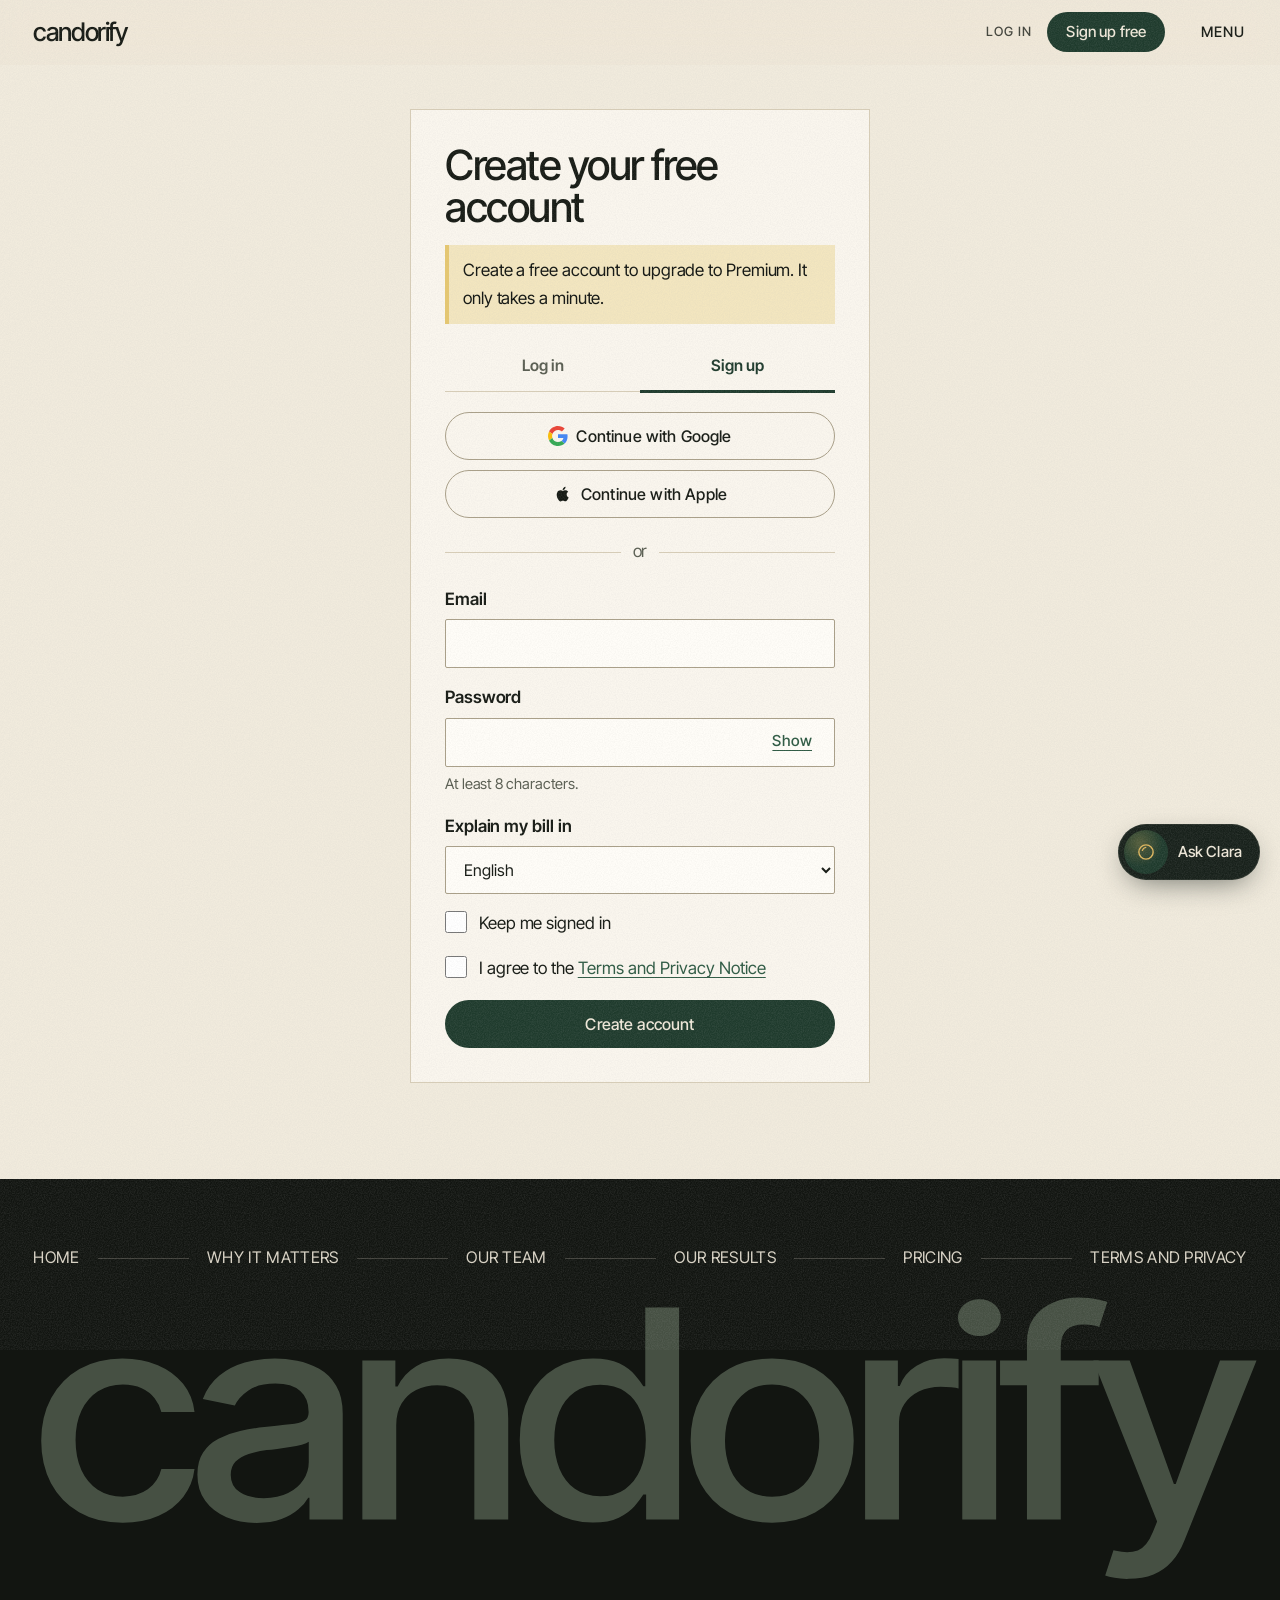
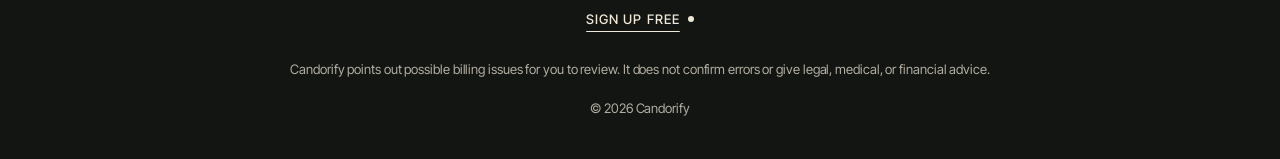
<file: frontend/checkout.html>
<!DOCTYPE html>
<html lang="en">
<head>
  <meta charset="UTF-8" />
  <meta name="viewport" content="width=device-width, initial-scale=1.0, viewport-fit=cover" />
  <title>Candorify · Get Premium</title>
  <meta name="description" content="Upgrade to Candorify Premium. Secure checkout by Stripe." />
  <meta name="theme-color" content="#141813" />
  <link rel="preconnect" href="https://fonts.googleapis.com" />
  <link rel="preconnect" href="https://fonts.gstatic.com" crossorigin />
  <link href="https://fonts.googleapis.com/css2?family=Inter+Tight:ital,wght@0,300;0,400;0,500;0,600;1,400&family=Instrument+Serif:ital@0;1&display=swap" rel="stylesheet" />
  <link rel="stylesheet" href="styles.css" />
</head>
<body data-view="checkout">
  <a class="skip-link" href="#main">Skip to main content</a>

  <!-- ================= HEADER ================= -->
  <header class="site-header">
    <div class="container header-bar">
      <button type="button" class="brand" data-go="home" aria-label="Candorify home">candorify</button>

      <nav class="public-nav" id="public-nav" aria-label="Main">
        <button type="button" class="nav-link hide-sm" data-auth="login">Log in</button>
        <button type="button" class="btn btn-primary btn-sm" data-auth="register">Sign up free</button>
      </nav>

      <nav class="app-nav" id="app-nav" aria-label="App" hidden>
        <button type="button" data-go="check">
          <svg viewBox="0 0 24 24" fill="none" stroke="currentColor" stroke-width="2" stroke-linecap="round" stroke-linejoin="round" aria-hidden="true"><path d="M14 3H7a2 2 0 0 0-2 2v14a2 2 0 0 0 2 2h10a2 2 0 0 0 2-2V8z"/><path d="M14 3v5h5"/><path d="m9 14 2 2 4-4"/></svg>
          <span>Check a bill</span>
        </button>
        <button type="button" data-go="letters">
          <svg viewBox="0 0 24 24" fill="none" stroke="currentColor" stroke-width="2" stroke-linecap="round" stroke-linejoin="round" aria-hidden="true"><rect x="3" y="5" width="18" height="14" rx="2"/><path d="m3 7 9 6 9-6"/></svg>
          <span>Letters</span>
        </button>
        <button type="button" data-lookup>
          <svg viewBox="0 0 24 24" fill="none" stroke="currentColor" stroke-width="2" stroke-linecap="round" stroke-linejoin="round" aria-hidden="true"><circle cx="11" cy="11" r="7"/><path d="m20 20-3.5-3.5"/></svg>
          <span>Code lookup</span>
        </button>
        <button type="button" data-go="results">
          <svg viewBox="0 0 24 24" fill="none" stroke="currentColor" stroke-width="2" stroke-linecap="round" stroke-linejoin="round" aria-hidden="true"><path d="M5 20V11M12 20V5M19 20v-6"/></svg>
          <span>Results</span>
        </button>
        <button type="button" data-go="account" class="show-sm">
          <svg viewBox="0 0 24 24" fill="none" stroke="currentColor" stroke-width="2" stroke-linecap="round" stroke-linejoin="round" aria-hidden="true"><circle cx="12" cy="8" r="4"/><path d="M4 21a8 8 0 0 1 16 0"/></svg>
          <span>Account</span>
        </button>
      </nav>

      <div class="header-user" id="header-user" hidden>
        <span class="badge" id="plan-badge">Free</span>
        <button type="button" class="nav-link hide-sm" data-go="account">
          <svg viewBox="0 0 24 24" fill="none" stroke="currentColor" stroke-width="2" stroke-linecap="round" stroke-linejoin="round" aria-hidden="true"><circle cx="12" cy="8" r="4"/><path d="M4 21a8 8 0 0 1 16 0"/></svg>
          <span id="user-email">Account</span>
        </button>
      </div>

      <button type="button" class="menu-btn" id="menu-btn" aria-expanded="false" aria-controls="site-menu">Menu</button>
    </div>
  </header>

  <main id="main">

    <!-- ================= CHECKOUT ================= -->
    <!-- vrajesh: billing.js fills this in (order summary + Stripe's secure payment form, then the "You're on Premium" page) -->
    <section id="view-checkout" class="view" aria-label="Get Premium" hidden>
      <div class="container" id="checkout-root"></div>
    </section>

  </main>

  <footer class="site-footer">
    <div class="wide">
      <nav class="foot-nav" aria-label="Footer">
        <button type="button" data-go="home">Home</button><span aria-hidden="true"></span>
        <button type="button" data-scroll="why">Why it matters</button><span aria-hidden="true"></span>
        <button type="button" data-go="team">Our team</button><span aria-hidden="true"></span>
        <button type="button" data-go="results">Our results</button><span aria-hidden="true"></span>
        <button type="button" data-go="pricing">Pricing</button><span aria-hidden="true"></span>
        <button type="button" data-go="legal">Terms and Privacy</button>
      </nav>
      <svg class="foot-word" viewBox="0 0 1000 236" aria-hidden="true" focusable="false"><text x="0" y="180" textLength="1000" lengthAdjust="spacingAndGlyphs">candorify</text></svg>
      <p class="foot-cta"><button type="button" class="text-link" data-auth="register">Sign up free <span class="dot" aria-hidden="true"></span></button></p>
      <p class="disclaimer-text">Loading disclaimer…</p>
      <p class="foot-copy">© 2026 Candorify</p>
    </div>
  </footer>

  <!-- ================= MENU (full screen) ================= -->
  <div class="menu-backdrop" id="menu-backdrop" hidden></div>
  <nav class="site-menu" id="site-menu" aria-label="Menu" hidden>
    <div class="menu-head">
      <span class="brand">candorify</span>
      <button type="button" class="menu-btn" id="menu-close">Close</button>
    </div>
    <div class="menu-body">
      <ol class="menu-list">
        <li data-when="in"><button type="button" data-go="check">Check a bill</button></li>
        <li data-when="in"><button type="button" data-go="letters">Letters</button></li>
        <li data-when="in"><button type="button" data-lookup>Code lookup</button></li>
        <li data-when="out"><button type="button" data-go="home">Home</button></li>
        <li data-when="out"><button type="button" data-scroll="why">Why it matters</button></li>
        <li data-when="out"><button type="button" data-scroll="what-we-look-for">What we look for</button></li>
        <li data-when="out"><button type="button" data-scroll="how-it-works">How it works</button></li>
        <li><button type="button" data-go="team">Our team</button></li>
        <li><button type="button" data-founder>The founder</button></li>
        <li><button type="button" data-go="results">Our results</button></li>
        <li><button type="button" data-go="pricing">Pricing</button></li>
        <li><button type="button" data-go="legal">Terms and Privacy</button></li>
      </ol>
      <figure class="menu-preview" aria-hidden="true">
        <div class="menu-img" id="menu-img"></div>
        <figcaption><span id="menu-pnum">01</span><span id="menu-plabel">Home</span></figcaption>
      </figure>
    </div>
    <div class="menu-foot">
      <div data-when="out" class="menu-auth">
        <button type="button" class="btn btn-light" data-auth="register">Sign up free</button>
        <button type="button" class="text-link" data-auth="login">Log in</button>
      </div>
      <div data-when="in" class="menu-auth">
        <button type="button" class="text-link" data-go="account">Your account</button>
      </div>
      <p class="cap dim">Your time <span data-clock>--:--</span></p>
    </div>
  </nav>

  <!-- Terms -->
  <dialog id="terms-dialog" aria-labelledby="terms-title">
    <div class="dialog-head">
      <h2 id="terms-title" class="h3 no-margin">Terms and Privacy</h2>
      <button type="button" class="icon-btn" id="terms-close" aria-label="Close terms">
        <svg viewBox="0 0 24 24" width="22" height="22" fill="none" stroke="currentColor" stroke-width="2" stroke-linecap="round" aria-hidden="true"><path d="M18 6 6 18M6 6l12 12"/></svg>
      </button>
    </div>
    <div class="dialog-body" id="terms-text"></div>
    <div class="dialog-foot"><button type="button" class="text-link" data-go="legal">Open the full page</button></div>
  </dialog>

  <div class="grain" aria-hidden="true"></div>
  <div class="scroll-progress" aria-hidden="true"><span id="scroll-bar"></span></div>

  <div id="toast" role="status" aria-live="polite"></div>

  <!-- mnm44: leave this empty on the website. the phone app swaps in the render link -->
  <script>window.CANDORIFY_API_BASE = "http://localhost:8000";</script>
  <script src="api.js"></script>
  <script src="main.js"></script>
  <script src="billing.js"></script>
  <script src="clara.js" defer></script>
  <script src="home.js"></script>
</body>
</html>
</file>
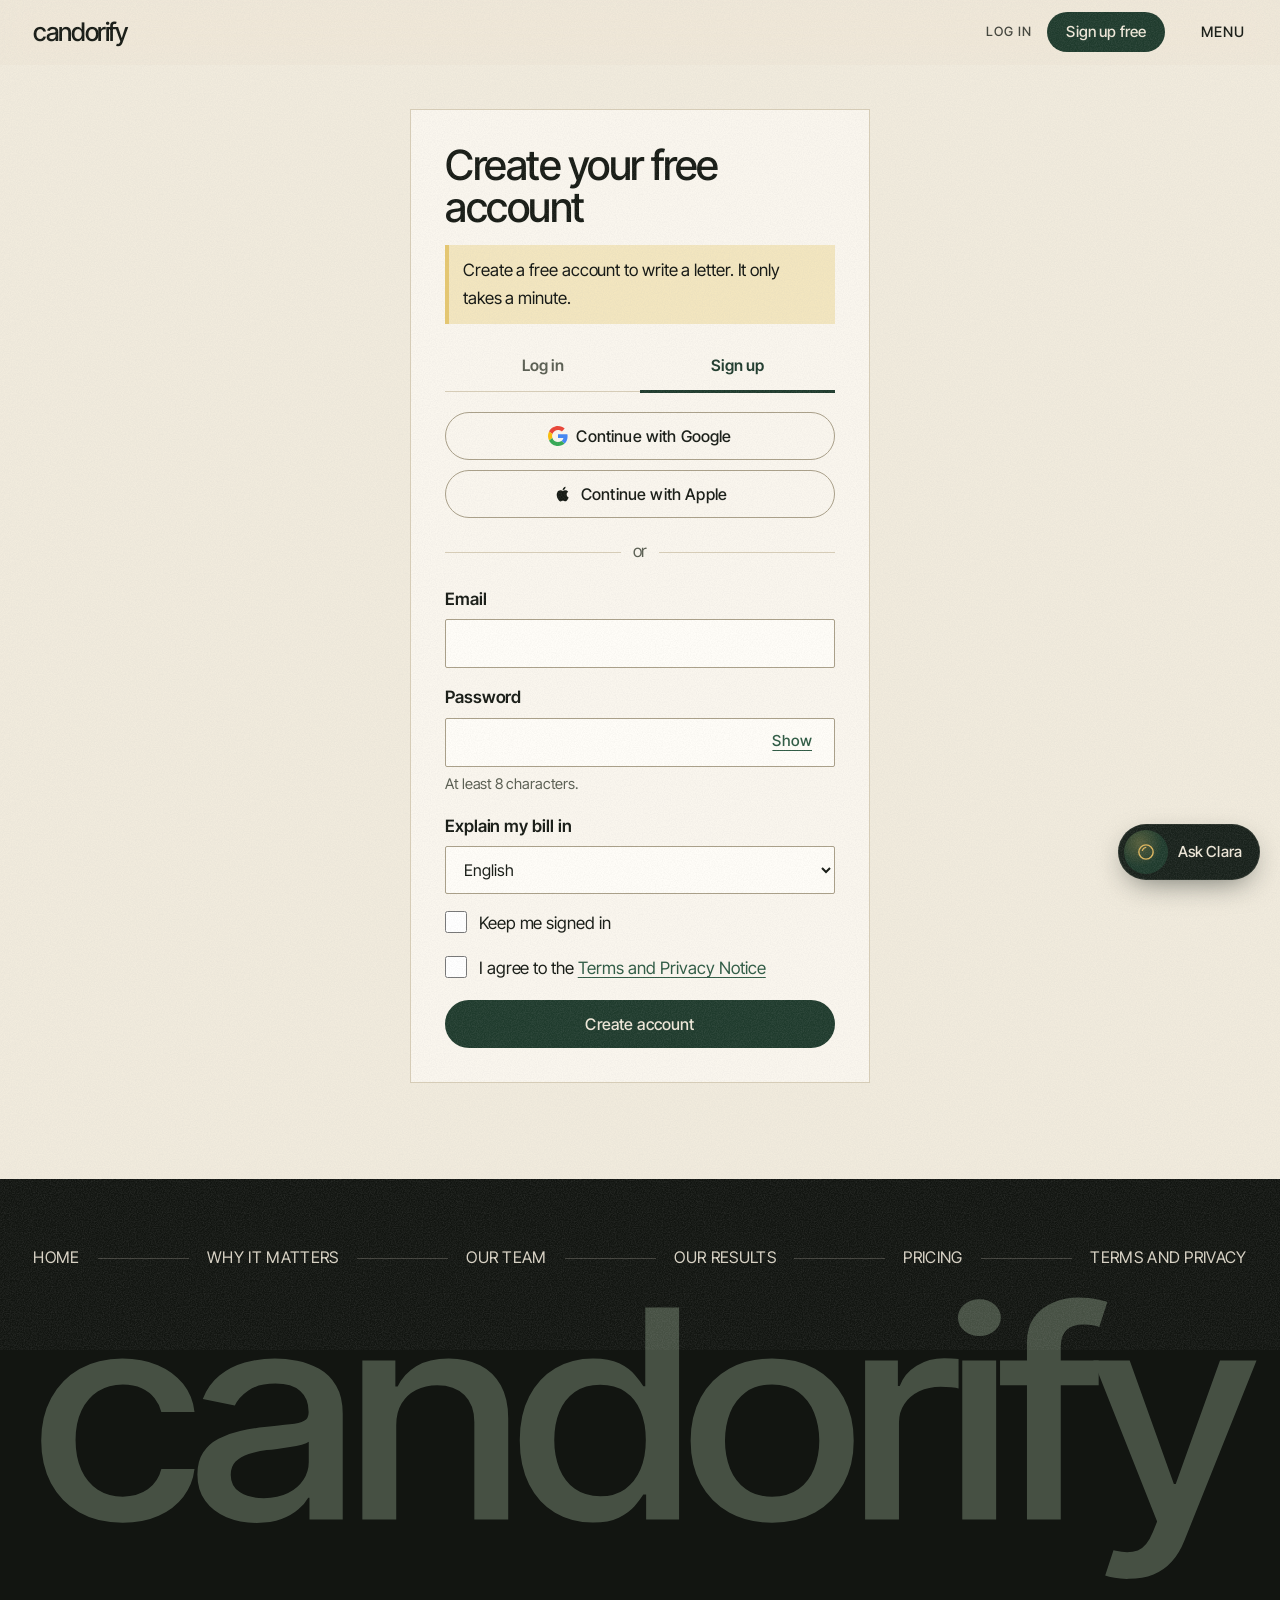
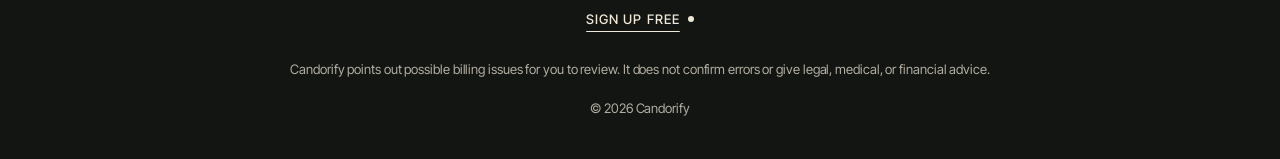
<file: frontend/dispute.html>
<!DOCTYPE html>
<html lang="en">
<head>
  <meta charset="UTF-8" />
  <meta name="viewport" content="width=device-width, initial-scale=1.0, viewport-fit=cover" />
  <title>Candorify · Letters</title>
  <meta name="description" content="Upload your itemized medical bill. Candorify marks what looks off and helps you ask about it." />
  <meta name="theme-color" content="#141813" />
  <link rel="preconnect" href="https://fonts.googleapis.com" />
  <link rel="preconnect" href="https://fonts.gstatic.com" crossorigin />
  <!-- mnm44: our 2 fonts, inter tight for everything + instrument serif for the fancy italic bits -->
  <link href="https://fonts.googleapis.com/css2?family=Inter+Tight:ital,wght@0,300;0,400;0,500;0,600;1,400&family=Instrument+Serif:ital@0;1&display=swap" rel="stylesheet" />
  <link rel="stylesheet" href="styles.css" />
</head>
<body data-view="letters">
  <a class="skip-link" href="#main">Skip to main content</a>

  <!-- ================= HEADER ================= -->
  <header class="site-header">
    <div class="container header-bar">
      <button type="button" class="brand" data-go="home" aria-label="Candorify home">candorify</button>

      <nav class="public-nav" id="public-nav" aria-label="Main">
        <button type="button" class="nav-link hide-sm" data-auth="login">Log in</button>
        <button type="button" class="btn btn-primary btn-sm" data-auth="register">Sign up free</button>
      </nav>

      <nav class="app-nav" id="app-nav" aria-label="App" hidden>
        <button type="button" data-go="check">
          <svg viewBox="0 0 24 24" fill="none" stroke="currentColor" stroke-width="2" stroke-linecap="round" stroke-linejoin="round" aria-hidden="true"><path d="M14 3H7a2 2 0 0 0-2 2v14a2 2 0 0 0 2 2h10a2 2 0 0 0 2-2V8z"/><path d="M14 3v5h5"/><path d="m9 14 2 2 4-4"/></svg>
          <span>Check a bill</span>
        </button>
        <button type="button" data-go="letters">
          <svg viewBox="0 0 24 24" fill="none" stroke="currentColor" stroke-width="2" stroke-linecap="round" stroke-linejoin="round" aria-hidden="true"><rect x="3" y="5" width="18" height="14" rx="2"/><path d="m3 7 9 6 9-6"/></svg>
          <span>Letters</span>
        </button>
        <button type="button" data-lookup>
          <svg viewBox="0 0 24 24" fill="none" stroke="currentColor" stroke-width="2" stroke-linecap="round" stroke-linejoin="round" aria-hidden="true"><circle cx="11" cy="11" r="7"/><path d="m20 20-3.5-3.5"/></svg>
          <span>Code lookup</span>
        </button>
        <button type="button" data-go="results">
          <svg viewBox="0 0 24 24" fill="none" stroke="currentColor" stroke-width="2" stroke-linecap="round" stroke-linejoin="round" aria-hidden="true"><path d="M5 20V11M12 20V5M19 20v-6"/></svg>
          <span>Results</span>
        </button>
        <button type="button" data-go="account" class="show-sm">
          <svg viewBox="0 0 24 24" fill="none" stroke="currentColor" stroke-width="2" stroke-linecap="round" stroke-linejoin="round" aria-hidden="true"><circle cx="12" cy="8" r="4"/><path d="M4 21a8 8 0 0 1 16 0"/></svg>
          <span>Account</span>
        </button>
      </nav>

      <div class="header-user" id="header-user" hidden>
        <span class="badge" id="plan-badge">Free</span>
        <button type="button" class="nav-link hide-sm" data-go="account">
          <svg viewBox="0 0 24 24" fill="none" stroke="currentColor" stroke-width="2" stroke-linecap="round" stroke-linejoin="round" aria-hidden="true"><circle cx="12" cy="8" r="4"/><path d="M4 21a8 8 0 0 1 16 0"/></svg>
          <span id="user-email">Account</span>
        </button>
      </div>

      <button type="button" class="menu-btn" id="menu-btn" aria-expanded="false" aria-controls="site-menu">Menu</button>
    </div>
  </header>

  <main id="main">

    <!-- ================= LETTERS ================= -->
    <section id="view-letters" class="view" aria-labelledby="letters-title" hidden>
      <div class="container">
        <div class="step-head">
          <h1 id="letters-title" class="h2">Letters</h1>
          <p>Ask for an itemized bill or question a charge.</p>
        </div>
        <div id="letter-slot-letters">
          <div id="letter-builder" class="letter-grid">
            <div class="panel">
              <div class="segmented" role="radiogroup" aria-label="Kind of letter">
                <label><input type="radio" name="letter-type" value="request" checked /><span>Ask for itemized bill</span></label>
                <label><input type="radio" name="letter-type" value="dispute" /><span>Question charges</span></label>
              </div>

              <div id="letter-items-wrap" hidden>
                <h3 class="sub-head">Charges to ask about</h3>
                <div id="letter-items"></div>
              </div>

              <h3 class="sub-head">Your details</h3>
              <div class="field"><label for="tpl-provider">Hospital</label><input id="tpl-provider" type="text" /></div>
              <div class="field"><label for="tpl-patient">Your name</label><input id="tpl-patient" type="text" autocomplete="name" /></div>
              <div class="form-row">
                <div class="field"><label for="tpl-account">Account number</label><input id="tpl-account" type="text" /></div>
                <div class="field"><label for="tpl-date">Date of service</label><input id="tpl-date" type="text" placeholder="2026-05-14" /></div>
              </div>
              <!-- vrajesh: email/phone is checked before the letter is written (see the script at the bottom) -->
              <div class="field">
                <label for="tpl-contact">Your email or phone</label>
                <input id="tpl-contact" type="text" autocomplete="email" required aria-describedby="tpl-contact-hint tpl-contact-error" />
                <p class="hint" id="tpl-contact-hint">So the hospital can reply. For example name@example.com or 555-123-4567.</p>
                <p class="form-error" id="tpl-contact-error" role="alert" hidden>Enter a real email (name@example.com) or a phone number with at least 10 digits.</p>
              </div>

              <label class="check">
                <input id="tpl-use-ai" type="checkbox" />
                <span>Write it with AI</span>
              </label>
              <button type="button" class="btn btn-primary btn-block" id="btn-write-letter">Write my letter</button>
            </div>

            <div class="paper-letter">
              <div class="field"><label for="tpl-to">To</label><input id="tpl-to" type="email" placeholder="billing@hospital.org" /></div>
              <div class="field"><label for="tpl-subject">Subject</label><input id="tpl-subject" type="text" /></div>
              <div class="field"><label for="tpl-body" class="sr-only">Letter</label><textarea id="tpl-body" placeholder="Your letter will show up here."></textarea></div>
              <div class="row">
                <button type="button" class="btn btn-primary" id="btn-send-email">Open in my email</button>
                <button type="button" class="btn btn-secondary" id="btn-copy-letter">Copy</button>
                <button type="button" class="btn btn-secondary" id="btn-download-annotated" hidden>Download marked-up PDF</button>
              </div>
              <p class="hint">Sent from your own email. We never see it.</p>
            </div>
          </div>
        </div>
        <div id="assistance-slot"></div>
      </div>
    </section>

  </main>

  <footer class="site-footer">
    <div class="wide">
      <nav class="foot-nav" aria-label="Footer">
        <button type="button" data-go="home">Home</button><span aria-hidden="true"></span>
        <button type="button" data-scroll="why">Why it matters</button><span aria-hidden="true"></span>
        <button type="button" data-go="team">Our team</button><span aria-hidden="true"></span>
        <button type="button" data-go="results">Our results</button><span aria-hidden="true"></span>
        <button type="button" data-go="pricing">Pricing</button><span aria-hidden="true"></span>
        <button type="button" data-go="legal">Terms and Privacy</button>
      </nav>
      <svg class="foot-word" viewBox="0 0 1000 236" aria-hidden="true" focusable="false"><text x="0" y="180" textLength="1000" lengthAdjust="spacingAndGlyphs">candorify</text></svg>
      <p class="foot-cta"><button type="button" class="text-link" data-auth="register">Sign up free <span class="dot" aria-hidden="true"></span></button></p>
      <p class="disclaimer-text">Loading disclaimer…</p>
      <p class="foot-copy">© 2026 Candorify</p>
    </div>
  </footer>

  <!-- ================= MENU (full screen) ================= -->
  <!-- mnm44: data-when="in" only shows when logged in, "out" only when logged out, no data-when = always -->
  <div class="menu-backdrop" id="menu-backdrop" hidden></div>
  <nav class="site-menu" id="site-menu" aria-label="Menu" hidden>
    <div class="menu-head">
      <span class="brand">candorify</span>
      <button type="button" class="menu-btn" id="menu-close">Close</button>
    </div>
    <div class="menu-body">
      <ol class="menu-list">
        <li data-when="in"><button type="button" data-go="check">Check a bill</button></li>
        <li data-when="in"><button type="button" data-go="letters">Letters</button></li>
        <li data-when="in"><button type="button" data-lookup>Code lookup</button></li>
        <li data-when="out"><button type="button" data-go="home">Home</button></li>
        <li data-when="out"><button type="button" data-scroll="why">Why it matters</button></li>
        <li data-when="out"><button type="button" data-scroll="what-we-look-for">What we look for</button></li>
        <li data-when="out"><button type="button" data-scroll="how-it-works">How it works</button></li>
        <li><button type="button" data-go="team">Our team</button></li>
        <li><button type="button" data-founder>The founder</button></li>
        <li><button type="button" data-go="results">Our results</button></li>
        <li><button type="button" data-go="pricing">Pricing</button></li>
        <li><button type="button" data-go="legal">Terms and Privacy</button></li>
      </ol>
      <figure class="menu-preview" aria-hidden="true">
        <div class="menu-img" id="menu-img"></div>
        <figcaption><span id="menu-pnum">01</span><span id="menu-plabel">Home</span></figcaption>
      </figure>
    </div>
    <div class="menu-foot">
      <div data-when="out" class="menu-auth">
        <button type="button" class="btn btn-light" data-auth="register">Sign up free</button>
        <button type="button" class="text-link" data-auth="login">Log in</button>
      </div>
      <div data-when="in" class="menu-auth">
        <button type="button" class="text-link" data-go="account">Your account</button>
      </div>
      <p class="cap dim">Your time <span data-clock>--:--</span></p>
    </div>
  </nav>


  <!-- Terms -->
  <dialog id="terms-dialog" aria-labelledby="terms-title">
    <div class="dialog-head">
      <h2 id="terms-title" class="h3 no-margin">Terms and Privacy</h2>
      <button type="button" class="icon-btn" id="terms-close" aria-label="Close terms">
        <svg viewBox="0 0 24 24" width="22" height="22" fill="none" stroke="currentColor" stroke-width="2" stroke-linecap="round" aria-hidden="true"><path d="M18 6 6 18M6 6l12 12"/></svg>
      </button>
    </div>
    <div class="dialog-body" id="terms-text"></div>
    <div class="dialog-foot"><button type="button" class="text-link" data-go="legal">Open the full page</button></div>
  </dialog>

  <div class="grain" aria-hidden="true"></div>
  <div class="scroll-progress" aria-hidden="true"><span id="scroll-bar"></span></div>

  <div id="toast" role="status" aria-live="polite"></div>

  <!-- vrajesh: blocks "Write my letter" until the email/phone looks real.
       Runs before Main.js's click handler (capture phase) and stops it if the contact is invalid. -->
  <script>
    (function () {
      function validContact(value) {
        var v = (value || "").trim();
        if (/^[^\s@]+@[^\s@]+\.[A-Za-z]{2,}$/.test(v)) return true;              // email: name@example.com
        var digits = v.replace(/\D/g, "");
        return /^\+?[\d\s().-]+$/.test(v) && digits.length >= 10 && digits.length <= 15;  // phone: 10-15 digits
      }
      function showError(show) {
        var input = document.getElementById("tpl-contact");
        var err = document.getElementById("tpl-contact-error");
        if (input) input.setAttribute("aria-invalid", show ? "true" : "false");
        if (err) err.hidden = !show;
      }
      document.addEventListener("click", function (e) {
        if (!e.target.closest || !e.target.closest("#btn-write-letter")) return;
        var input = document.getElementById("tpl-contact");
        if (!input) return;
        if (validContact(input.value)) { showError(false); return; }
        e.preventDefault();
        e.stopImmediatePropagation();   // Main.js never sees the click, so no letter is written
        showError(true);
        input.focus();
      }, true);
      document.addEventListener("input", function (e) {
        if (e.target && e.target.id === "tpl-contact") showError(false);
      });
    })();
  </script>

  <!-- mnm44: leave this empty on the website. the phone app swaps in the render link -->
  <script>window.CANDORIFY_API_BASE = "http://localhost:8000";</script>
  <script src="api.js"></script>
  <script src="main.js"></script>
  <script src="assistance.js" defer></script>
  <script src="clara.js" defer></script>
  <script src="home.js"></script>
</body>
</html>
</file>
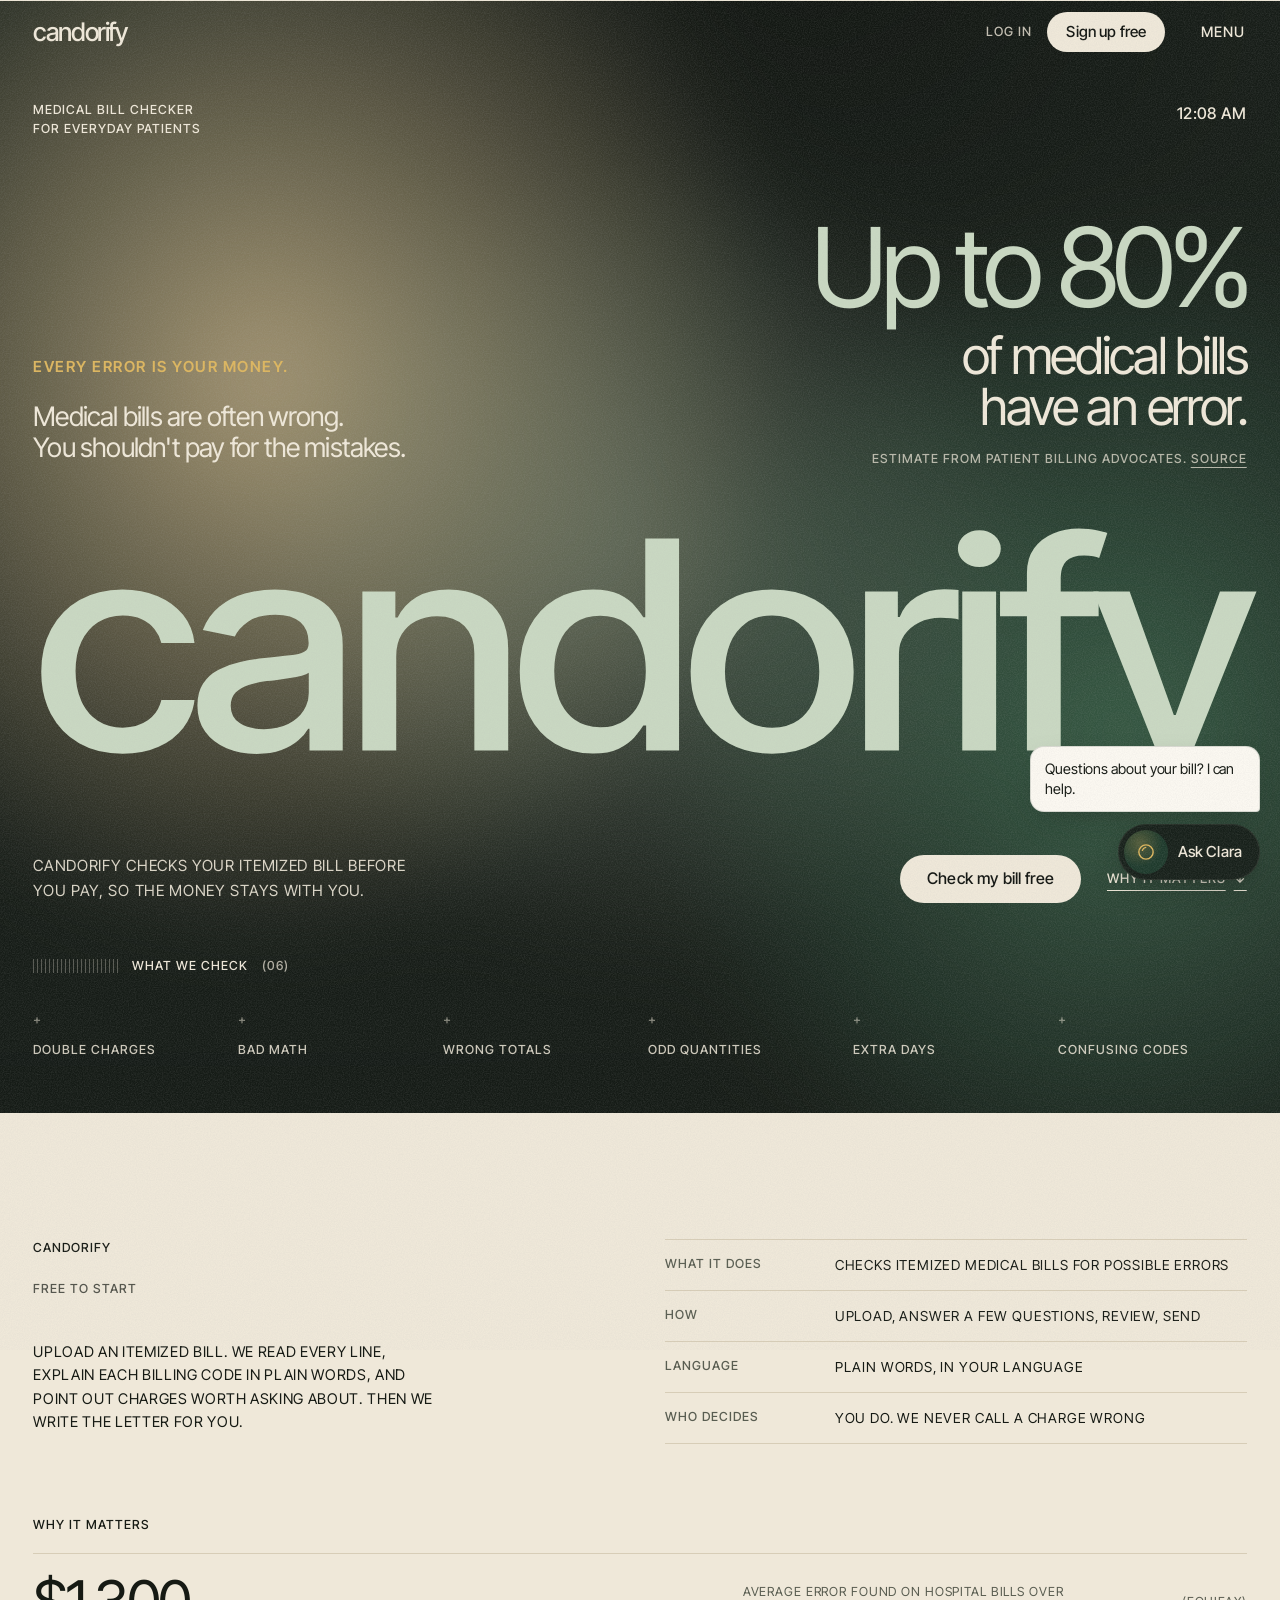
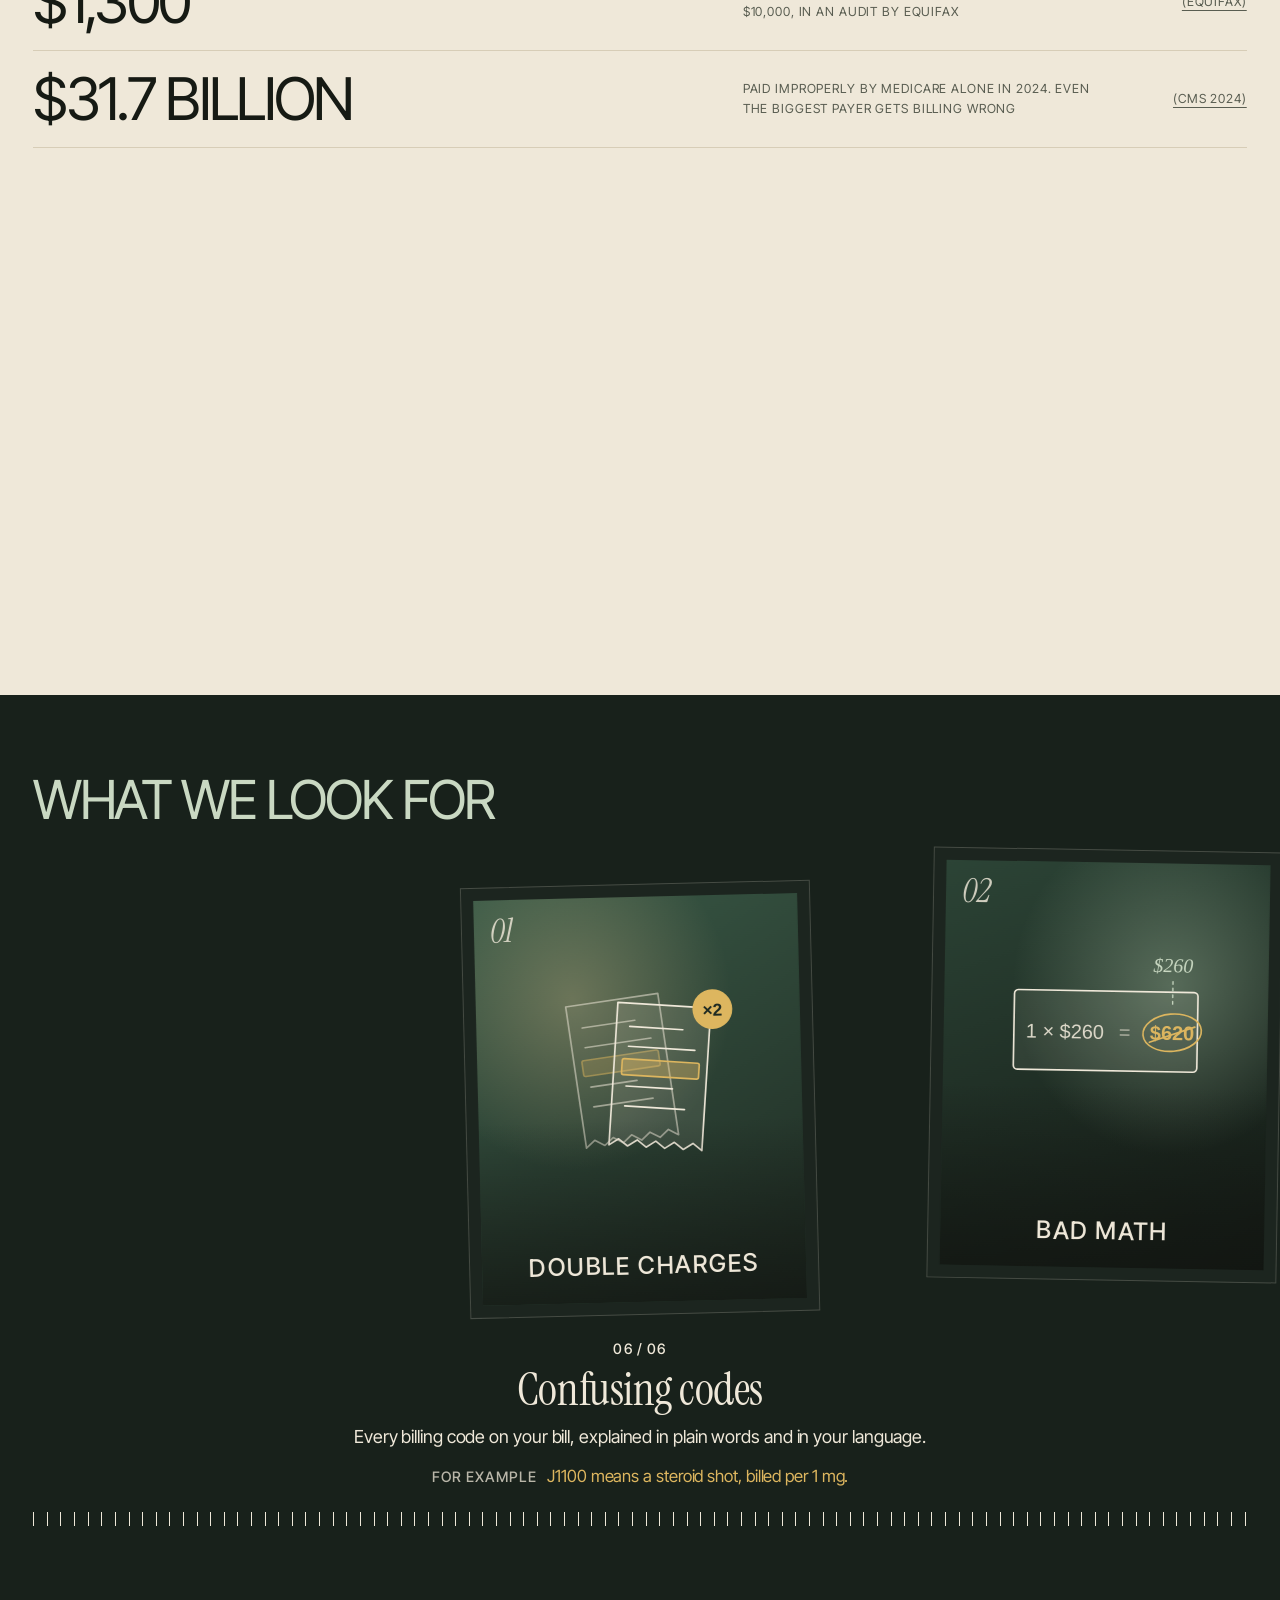
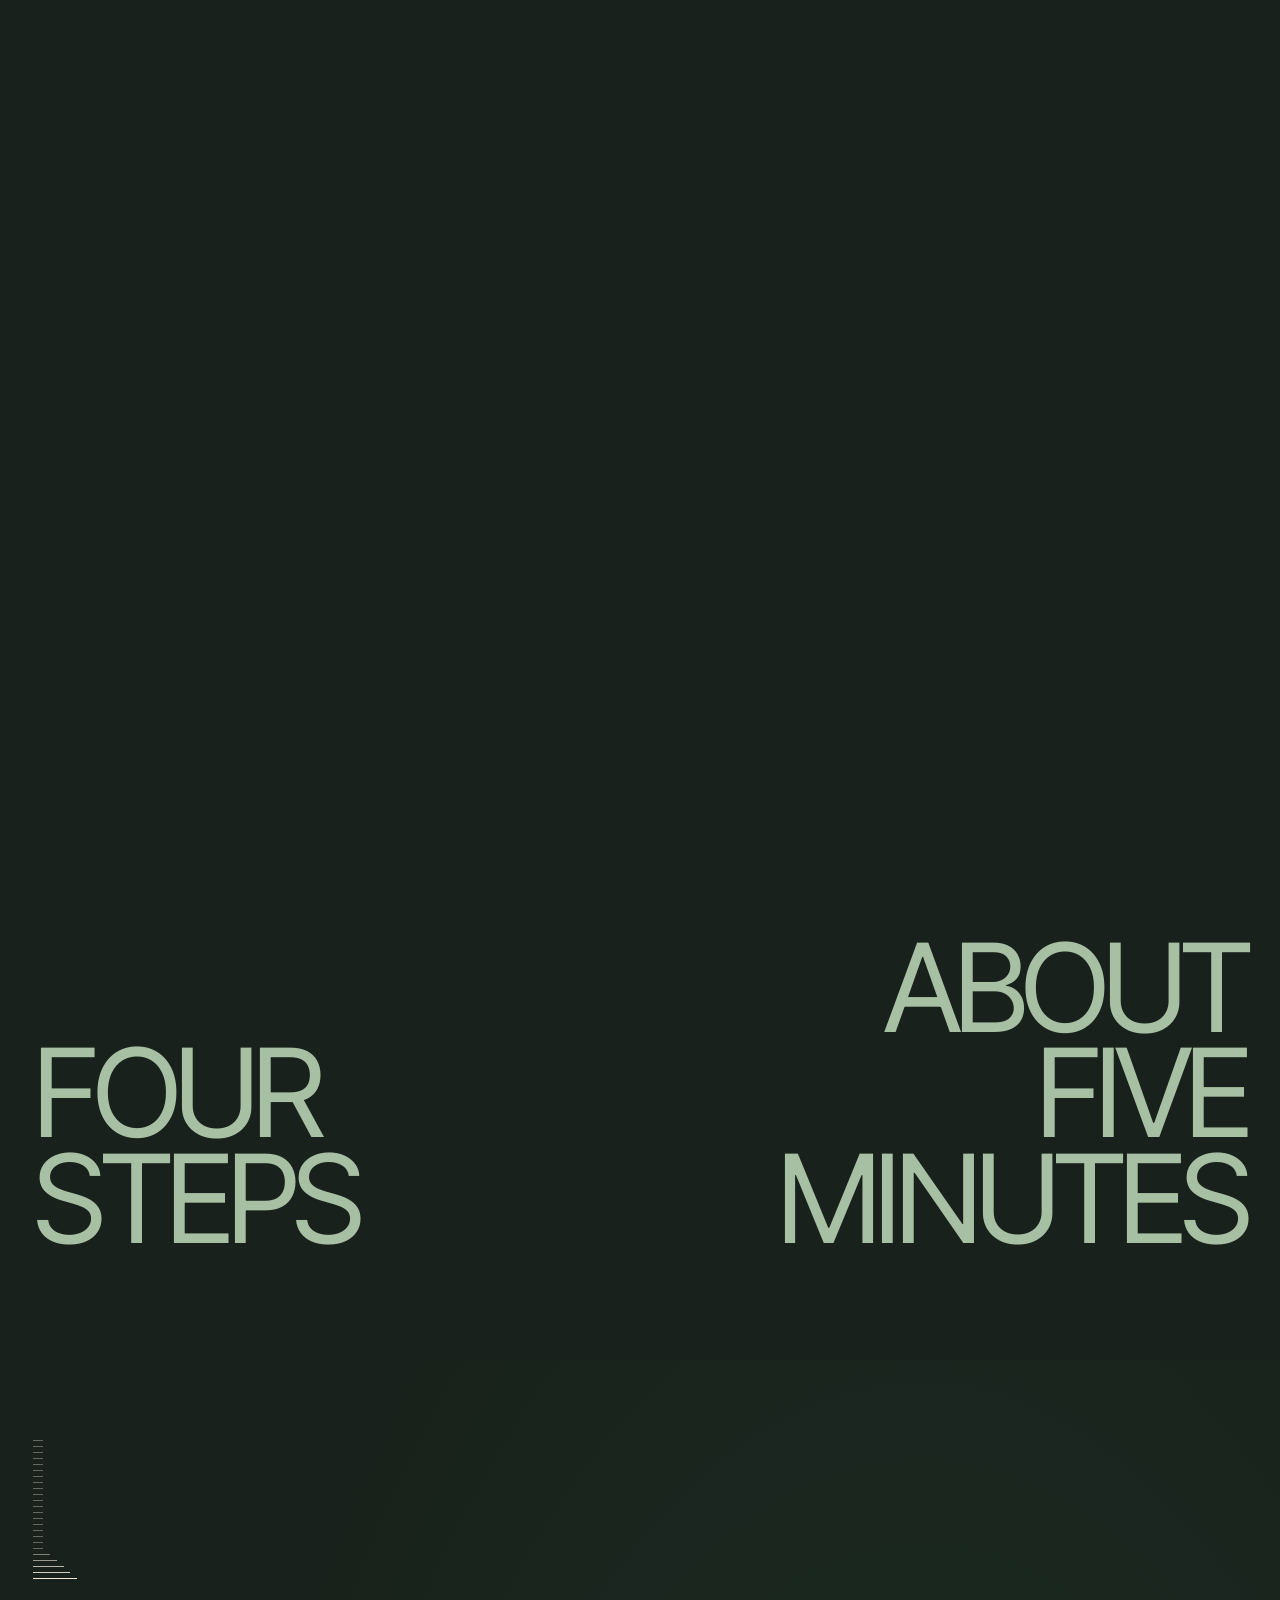
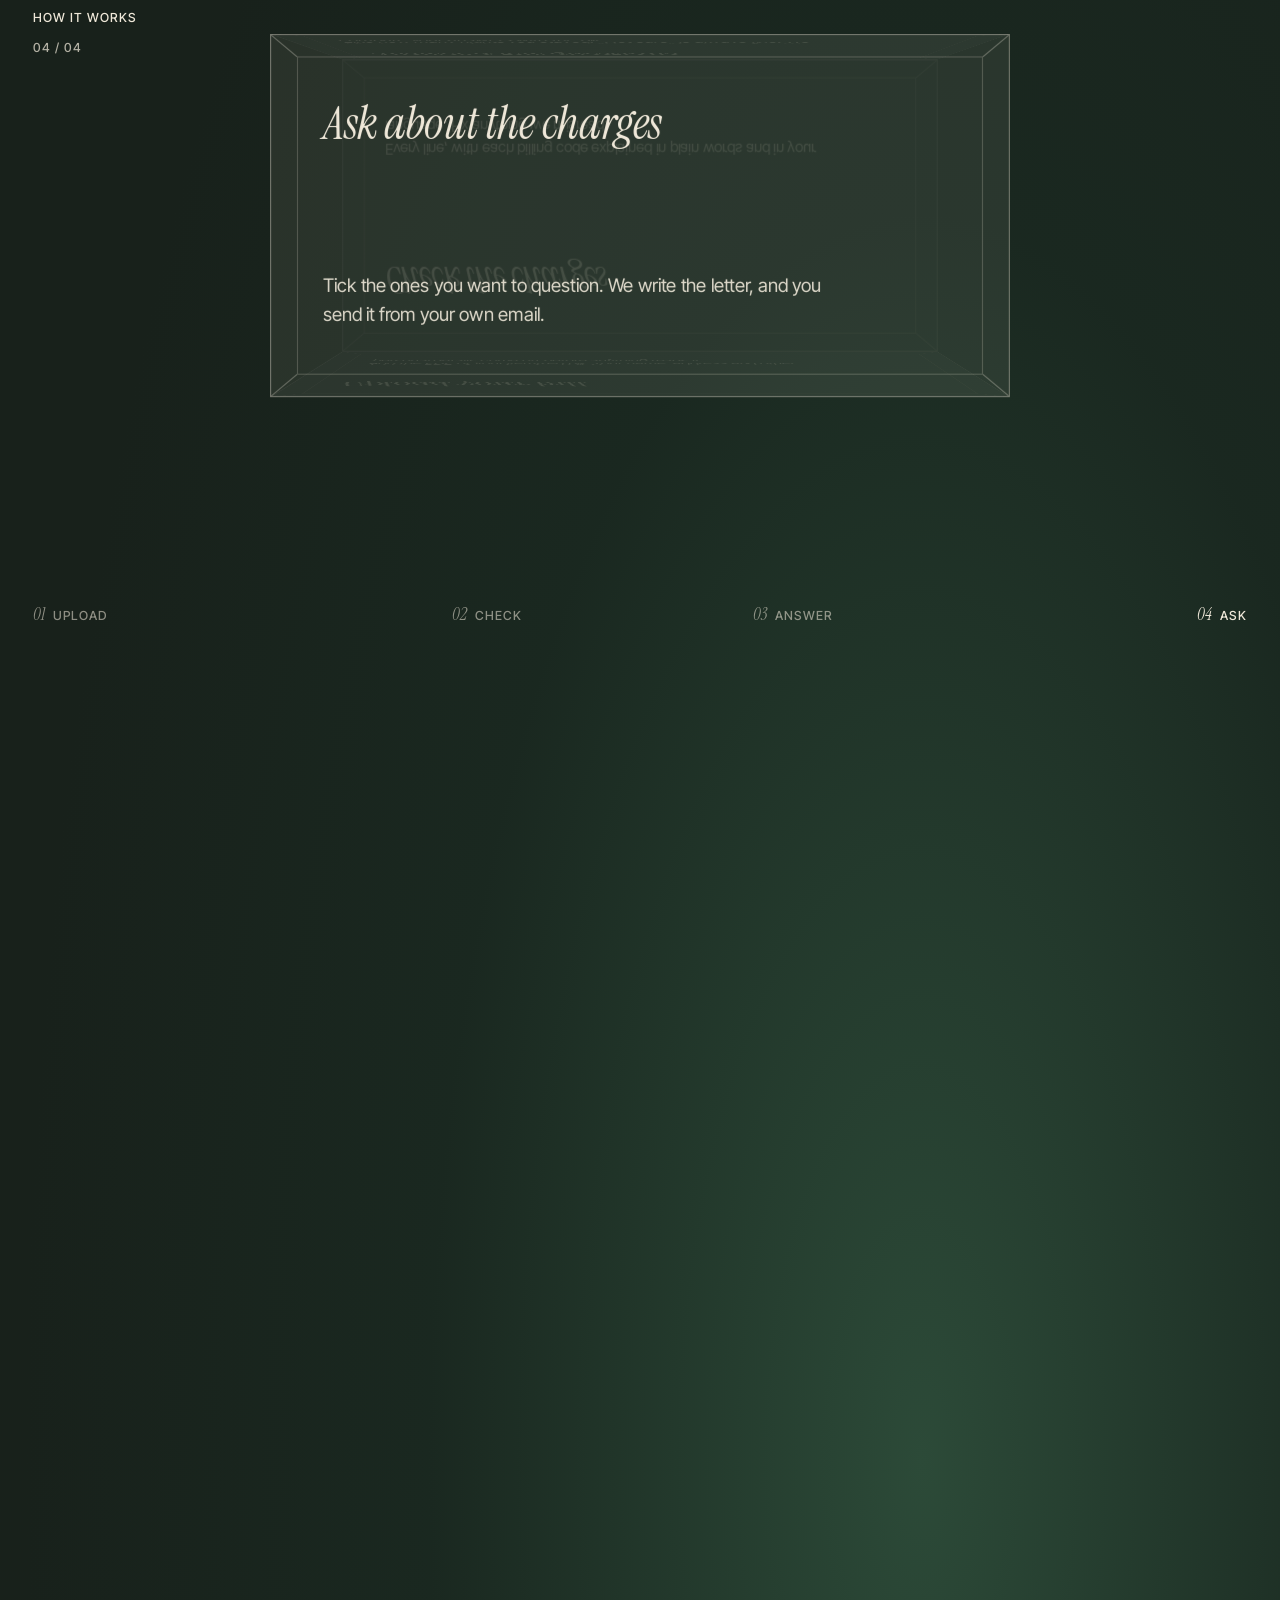
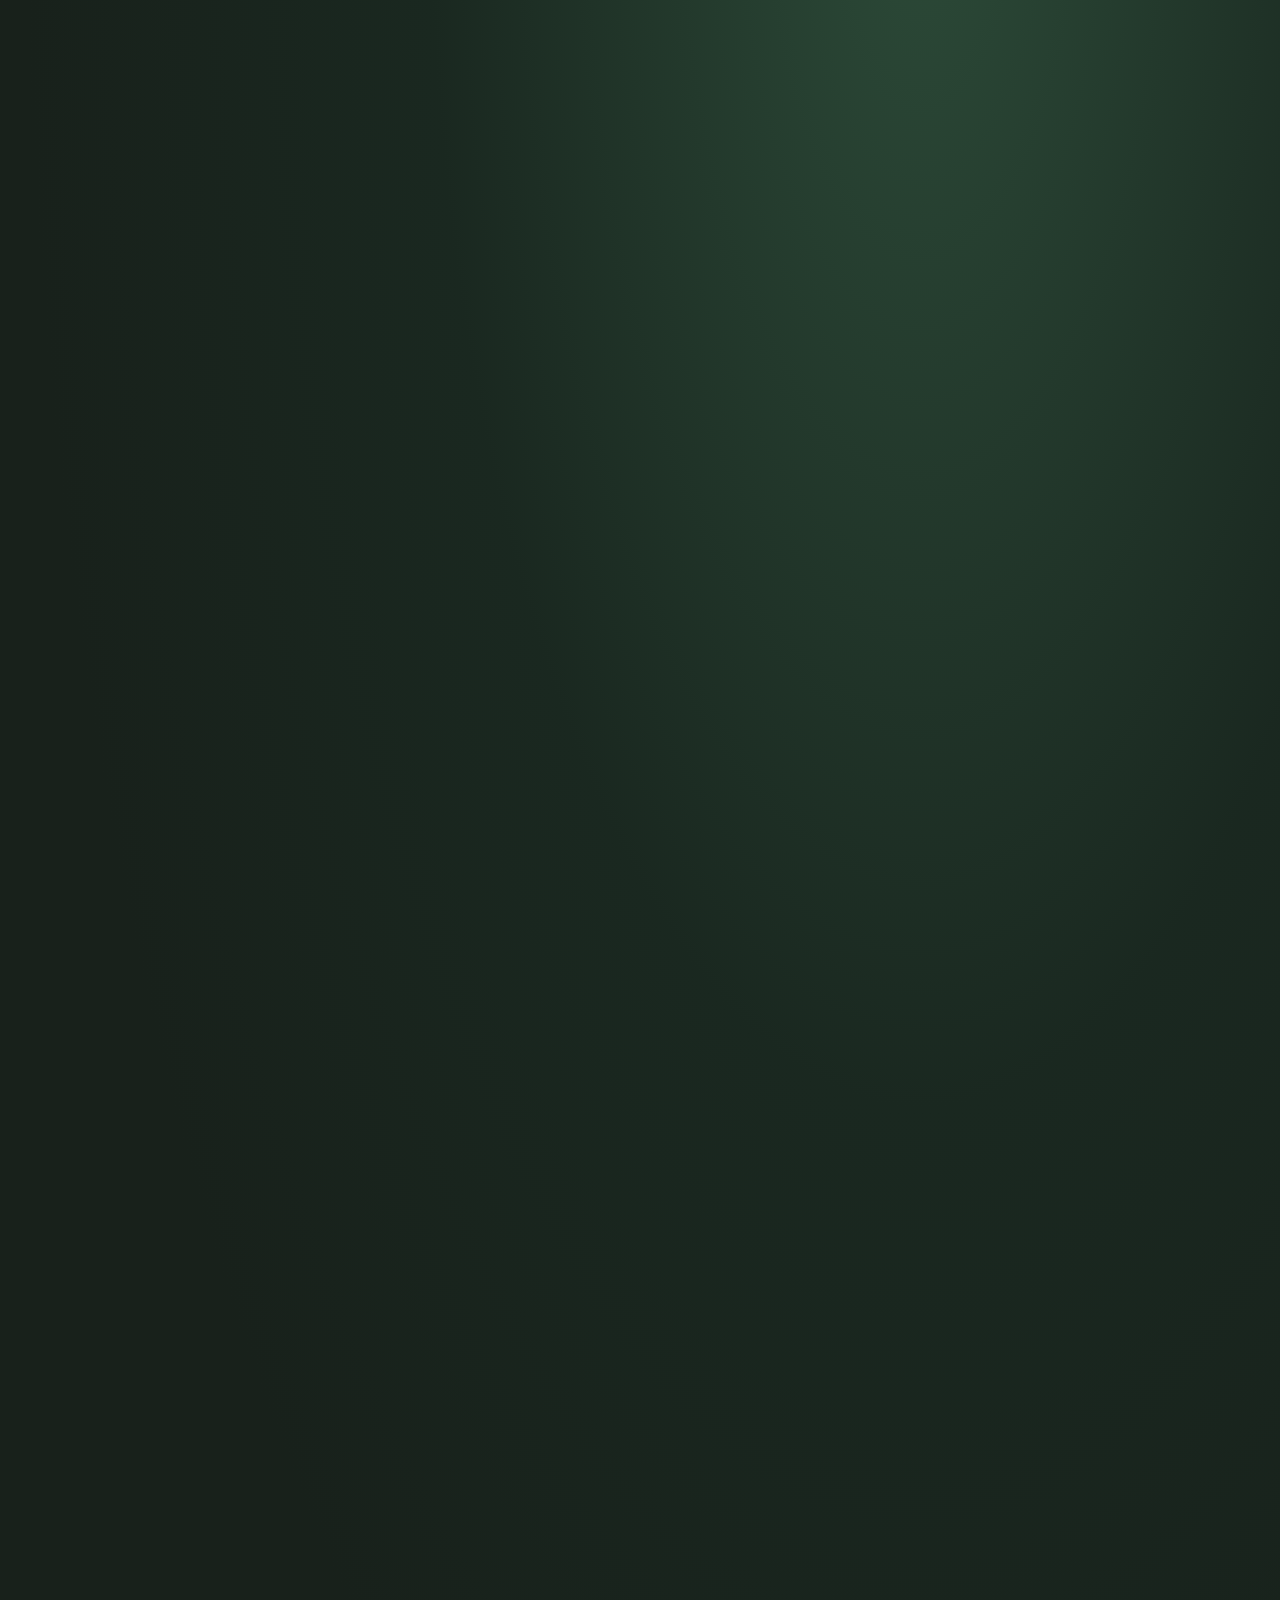
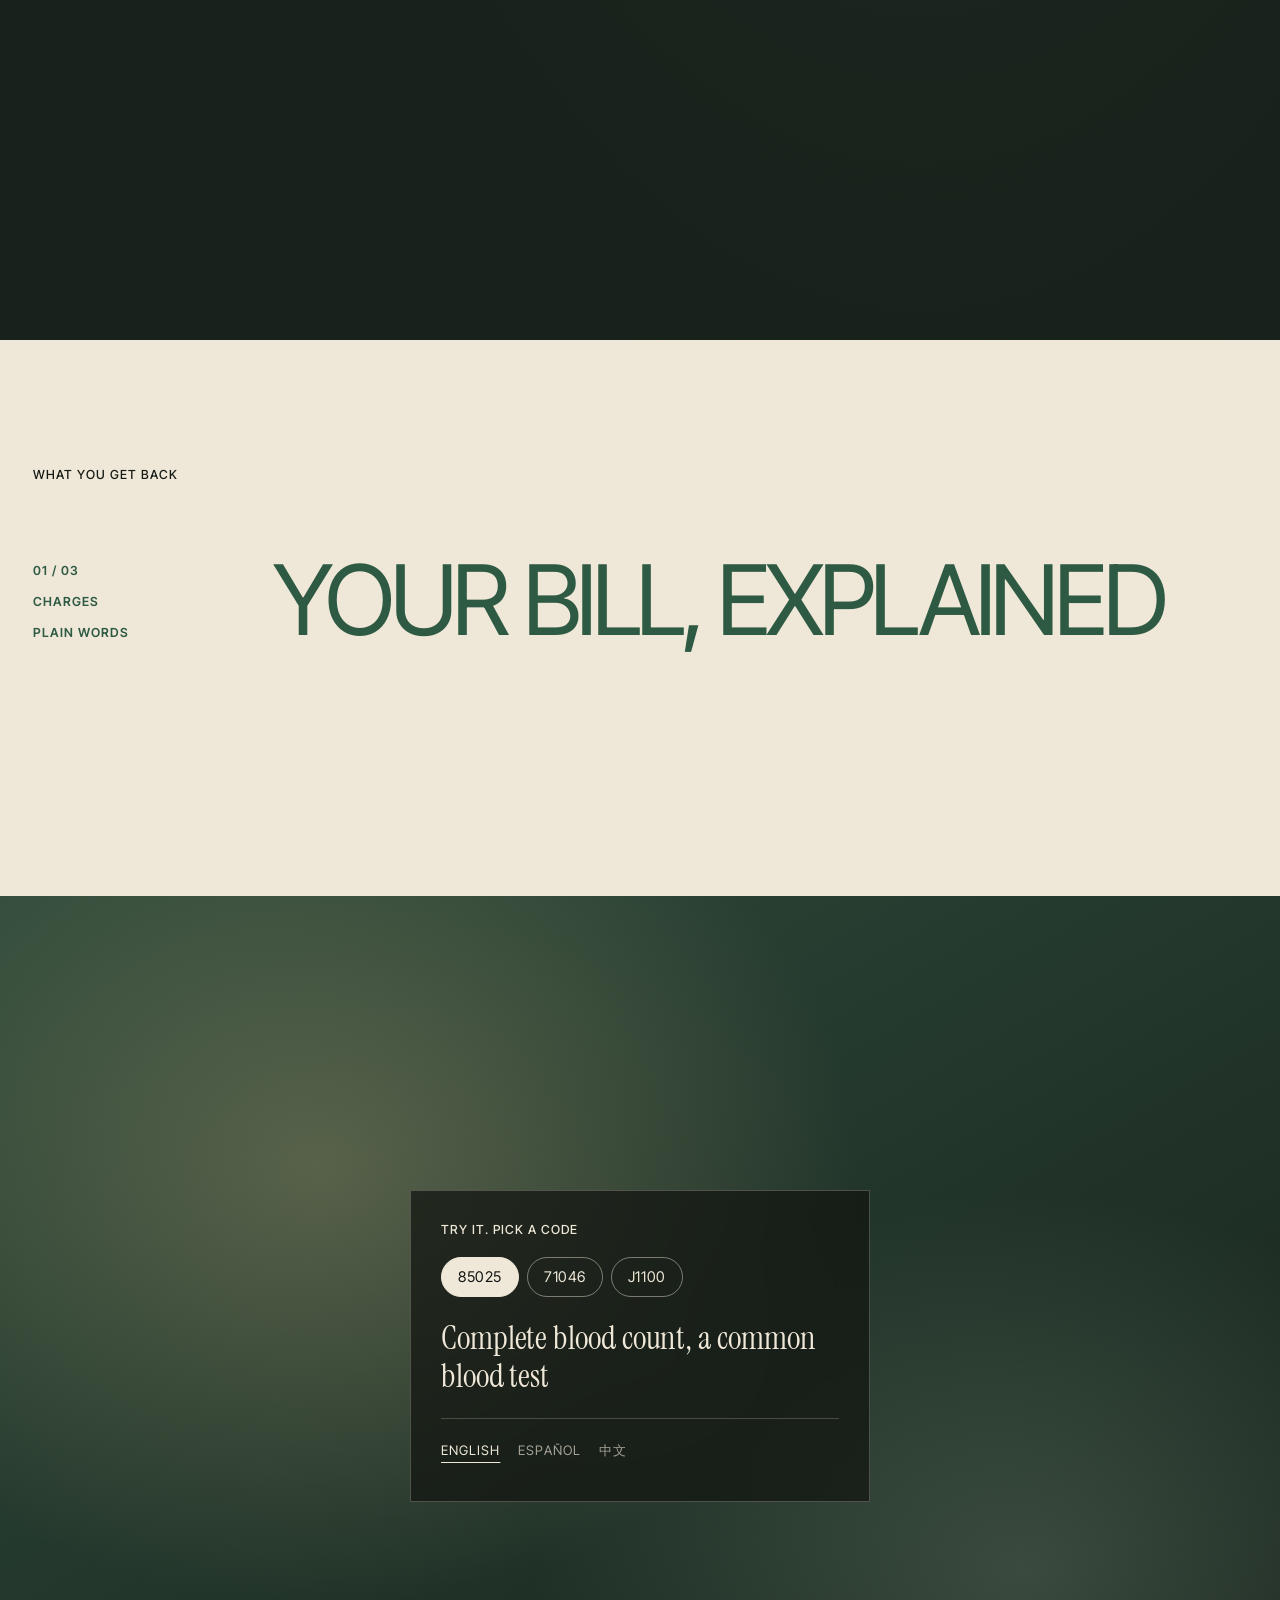
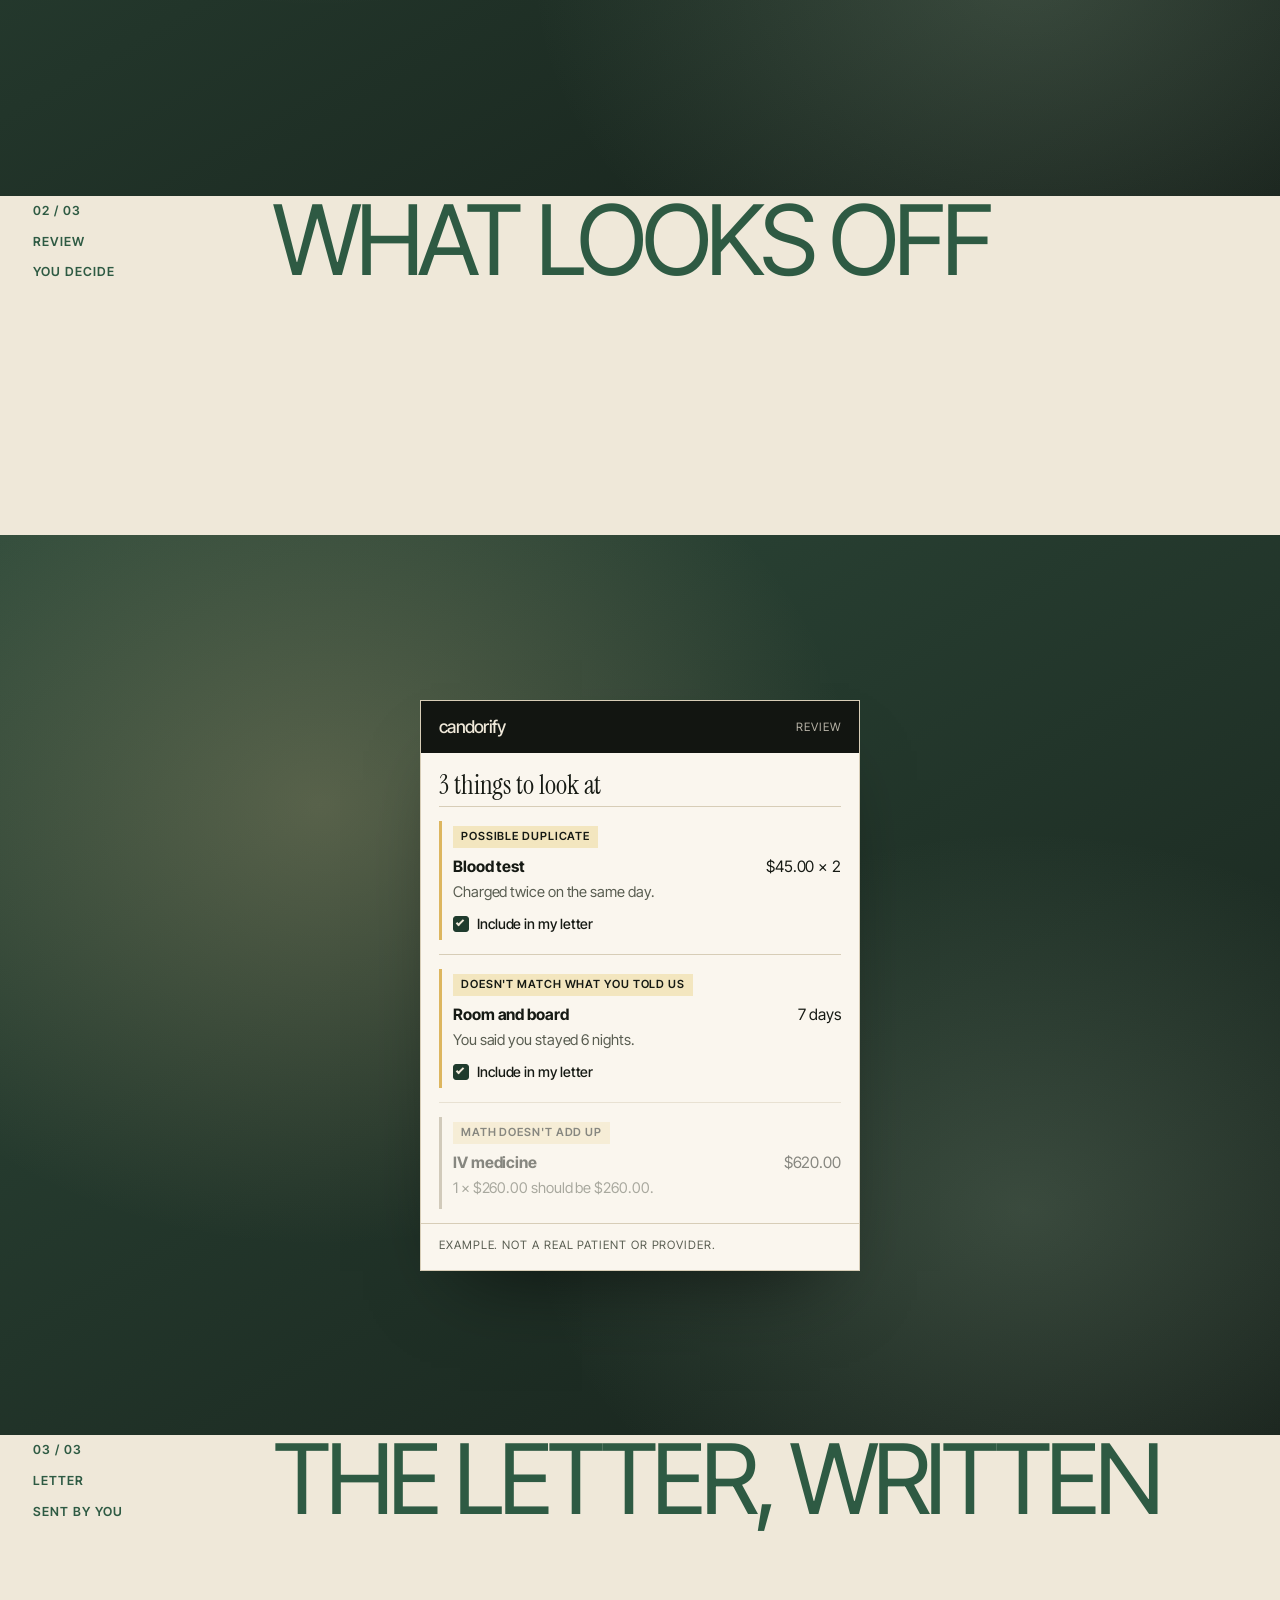
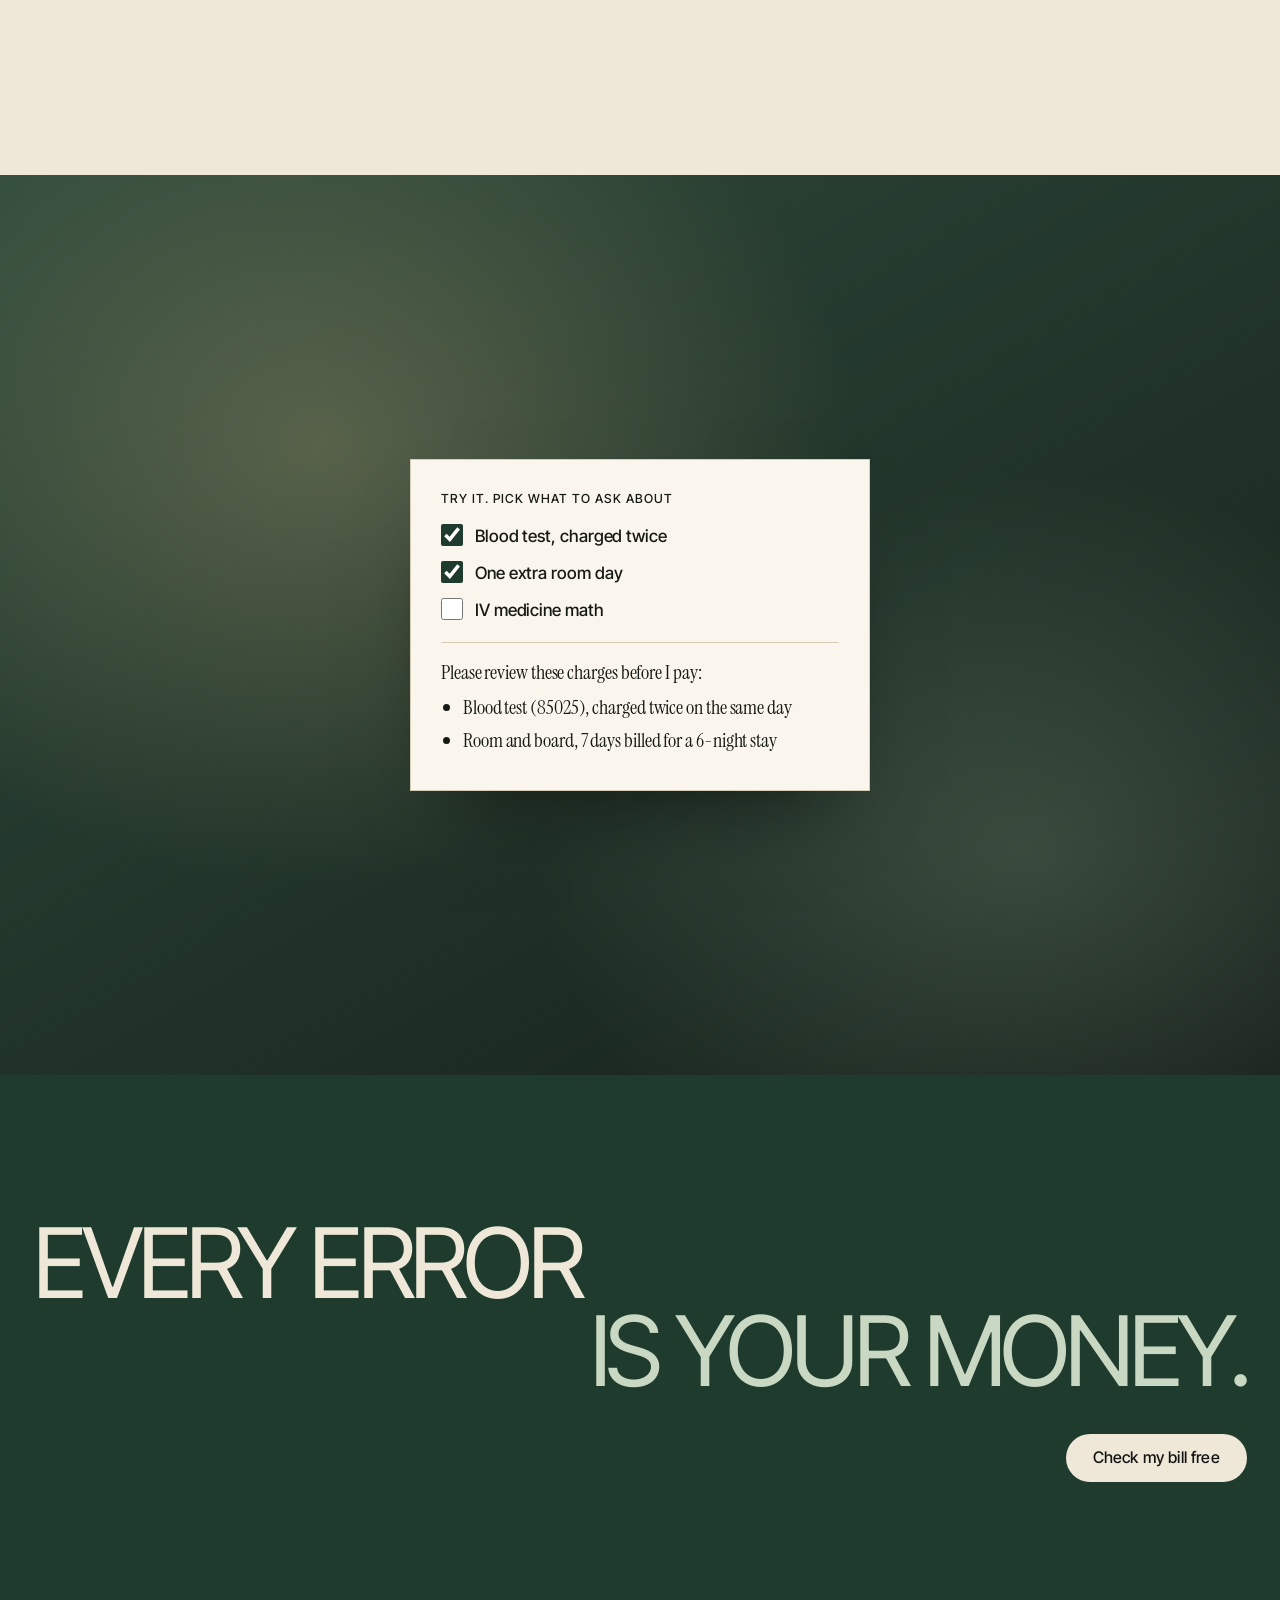
<file: frontend/home.html>
<!DOCTYPE html>
<html lang="en">
<head>
  <meta charset="UTF-8" />
  <meta name="viewport" content="width=device-width, initial-scale=1.0, viewport-fit=cover" />
  <title>Candorify · Find the mistakes on your medical bill</title>
  <meta name="description" content="Upload your itemized medical bill. Candorify marks what looks off and helps you ask about it." />
  <meta name="theme-color" content="#141813" />
  <link rel="preconnect" href="https://fonts.googleapis.com" />
  <link rel="preconnect" href="https://fonts.gstatic.com" crossorigin />
  <!-- fonts: inter tight for basically everything, instrument serif for the fancy italic bits -->
  <link href="https://fonts.googleapis.com/css2?family=Inter+Tight:ital,wght@0,300;0,400;0,500;0,600;1,400&family=Instrument+Serif:ital@0;1&display=swap" rel="stylesheet" />
  <link rel="stylesheet" href="styles.css" />
</head>
<body data-view="home">
  <a class="skip-link" href="#main">Skip to main content</a>

  <!-- ======== HEADER ======== -->
  <header class="site-header">
    <div class="container header-bar">
      <button type="button" class="brand" data-go="home" aria-label="Candorify home">candorify</button>

      <nav class="public-nav" id="public-nav" aria-label="Main">
        <button type="button" class="nav-link hide-sm" data-auth="login">Log in</button>
        <button type="button" class="btn btn-primary btn-sm" data-auth="register">Sign up free</button>
      </nav>

      <nav class="app-nav" id="app-nav" aria-label="App" hidden>
        <button type="button" data-go="check">
          <svg viewBox="0 0 24 24" fill="none" stroke="currentColor" stroke-width="2" stroke-linecap="round" stroke-linejoin="round" aria-hidden="true"><path d="M14 3H7a2 2 0 0 0-2 2v14a2 2 0 0 0 2 2h10a2 2 0 0 0 2-2V8z"/><path d="M14 3v5h5"/><path d="m9 14 2 2 4-4"/></svg>
          <span>Check a bill</span>
        </button>
        <button type="button" data-go="letters">
          <svg viewBox="0 0 24 24" fill="none" stroke="currentColor" stroke-width="2" stroke-linecap="round" stroke-linejoin="round" aria-hidden="true"><rect x="3" y="5" width="18" height="14" rx="2"/><path d="m3 7 9 6 9-6"/></svg>
          <span>Letters</span>
        </button>
        <button type="button" data-lookup>
          <svg viewBox="0 0 24 24" fill="none" stroke="currentColor" stroke-width="2" stroke-linecap="round" stroke-linejoin="round" aria-hidden="true"><circle cx="11" cy="11" r="7"/><path d="m20 20-3.5-3.5"/></svg>
          <span>Code lookup</span>
        </button>
        <button type="button" data-go="results">
          <svg viewBox="0 0 24 24" fill="none" stroke="currentColor" stroke-width="2" stroke-linecap="round" stroke-linejoin="round" aria-hidden="true"><path d="M5 20V11M12 20V5M19 20v-6"/></svg>
          <span>Results</span>
        </button>
        <button type="button" data-go="account" class="show-sm">
          <svg viewBox="0 0 24 24" fill="none" stroke="currentColor" stroke-width="2" stroke-linecap="round" stroke-linejoin="round" aria-hidden="true"><circle cx="12" cy="8" r="4"/><path d="M4 21a8 8 0 0 1 16 0"/></svg>
          <span>Account</span>
        </button>
      </nav>

      <div class="header-user" id="header-user" hidden>
        <span class="badge" id="plan-badge">Free</span>
        <button type="button" class="nav-link hide-sm" data-go="account">
          <svg viewBox="0 0 24 24" fill="none" stroke="currentColor" stroke-width="2" stroke-linecap="round" stroke-linejoin="round" aria-hidden="true"><circle cx="12" cy="8" r="4"/><path d="M4 21a8 8 0 0 1 16 0"/></svg>
          <span id="user-email">Account</span>
        </button>
      </div>

      <button type="button" class="menu-btn" id="menu-btn" aria-expanded="false" aria-controls="site-menu">Menu</button>
    </div>
  </header>

  <main id="main">

    <!-- home page (public, no login needed) -->
    <section id="view-home" class="view view-home" aria-labelledby="home-title" hidden>

      <!-- big green top part w the clock + giant candorify. first thing ppl see so it leads w the 80% -->
      <div class="nh">
        <div class="nh-bg" aria-hidden="true"></div>
        <div class="wide nh-top">
          <p class="cap nh-tag" data-reveal>Medical bill checker<br>for everyday patients</p>
          <p class="cap nh-clock" aria-hidden="true"><span data-clock>--:--</span></p>
        </div>
        <div class="wide nh-mid">
          <!-- left side = slogan + "medical bills are often wrong". right side = the 80% that counts up. on phones the 80% shows first -->
          <div class="nh-side" data-reveal>
            <p class="cap nh-slogan">Every error is your money.</p>
            <p class="nh-promise">Medical bills are often wrong.<br>You shouldn't pay for the mistakes.</p>
          </div>
          <div class="nh-lead" data-reveal style="--delay:.15s">
            <h1 id="home-title" class="nh-title"><span class="nh-stat">Up to <span data-count="80" data-suffix="%" data-count-delay="600">80%</span></span> of medical bills have an error.</h1>
            <p class="cap dim nh-src">Estimate from patient billing advocates. <a href="https://www.beckershospitalreview.com/finance/medical-billing-errors-growing-says-medical-billing-advocates-of-america/" target="_blank" rel="noopener">Source</a></p>
          </div>
        </div>
        <svg class="nh-word" viewBox="0 0 1000 236" aria-hidden="true" focusable="false"><text x="0" y="180" textLength="1000" lengthAdjust="spacingAndGlyphs">candorify</text></svg>
        <!-- what we do + the 2 main buttons, under the wordmark -->
        <div class="wide nh-after" data-reveal>
          <p class="cap-body nh-body">Candorify checks your itemized bill before you pay, so the money stays with you.</p>
          <div class="nh-cta">
            <button type="button" class="btn btn-light" data-auth="register">Check my bill free</button>
            <button type="button" class="text-link" data-scroll="why">Why it matters <span aria-hidden="true">↓</span></button>
          </div>
        </div>
        <div class="wide nh-checks">
          <div class="nh-checks-head">
            <span class="ticks" data-ticks="22" aria-hidden="true"></span>
            <span class="cap">What we check</span><span class="cap dim">(06)</span>
          </div>
          <ul class="nh-check-list">
            <li><button type="button" data-look="0"><span aria-hidden="true">+</span>Double charges</button></li>
            <li><button type="button" data-look="1"><span aria-hidden="true">+</span>Bad math</button></li>
            <li><button type="button" data-look="2"><span aria-hidden="true">+</span>Wrong totals</button></li>
            <li><button type="button" data-look="3"><span aria-hidden="true">+</span>Odd quantities</button></li>
            <li><button type="button" data-look="4"><span aria-hidden="true">+</span>Extra days</button></li>
            <li><button type="button" data-look="5"><span aria-hidden="true">+</span>Confusing codes</button></li>
          </ul>
        </div>
      </div>

      <!-- ABOUT - 2 column info table -->
      <section class="wide ninfo" aria-label="About Candorify">
        <div class="ninfo-left" data-reveal>
          <p class="cap">Candorify</p>
          <p class="cap dim">Free to start</p>
          <p class="cap-body">Upload an itemized bill. We read every line, explain each billing code in plain words, and point out charges worth asking about. Then we write the letter for you.</p>
        </div>
        <dl class="ninfo-table" data-reveal style="--delay:.12s">
          <div><dt>What it does</dt><dd>Checks itemized medical bills for possible errors</dd></div>
          <div><dt>How</dt><dd>Upload, answer a few questions, review, send</dd></div>
          <div><dt>Language</dt><dd>Plain words, in your language</dd></div>
          <div><dt>Who decides</dt><dd>You do. We never call a charge wrong</dd></div>
        </dl>
      </section>

      <!-- why it matters (the awards style list) -->
      <section class="wide nlist" id="why" aria-labelledby="why-title">
        <h2 id="why-title" class="cap">Why it matters</h2>
        <!-- every number here links to where it came from (the thing on the right). if u add a stat make sure we can trace it to the original source, not some random blog -->
        <ol class="nlist-rows" data-reveal-group>
          <li><p class="nlist-big"><span data-count="1300" data-prefix="$">$1,300</span></p><p class="nlist-meta">Average error found on hospital bills over $10,000, in an audit by Equifax</p><p class="nlist-year"><a href="https://abcnews.go.com/GMA/story/?id=127077" target="_blank" rel="noopener" aria-label="Source: Equifax audit, reported by ABC News">(Equifax)</a></p></li>
          <li><p class="nlist-big"><span data-count="31.7" data-decimals="1" data-prefix="$" data-suffix=" billion">$31.7 billion</span></p><p class="nlist-meta">Paid improperly by Medicare alone in 2024. Even the biggest payer gets billing wrong</p><p class="nlist-year"><a href="https://www.cms.gov/newsroom/fact-sheets/fiscal-year-2024-improper-payments-fact-sheet" target="_blank" rel="noopener" aria-label="Source: CMS fiscal year 2024 improper payments fact sheet">(CMS 2024)</a></p></li>
          <li><p class="nlist-big"><span data-count="1886" data-prefix="$">$1,886</span></p><p class="nlist-meta">Average yearly deductible, one person with job-based insurance</p><p class="nlist-year"><a href="https://files.kff.org/attachment/Employer-Health-Benefits-Survey-2025-Annual-Survey-Summary-of-Findings.pdf" target="_blank" rel="noopener" aria-label="Source: KFF 2025 Employer Health Benefits Survey">(KFF 2025)</a></p></li>
          <li><p class="nlist-big">You pay first</p><p class="nlist-meta">Until you reach your deductible, most bills are yours to pay</p><p class="nlist-year">(Deductible)</p></li>
          <li><p class="nlist-big">Auditors skip small bills</p><p class="nlist-meta">One $60 mistake is still worth a few minutes. We don't skip it</p><p class="nlist-year">(Candorify)</p></li>
        </ol>
        <div class="nlist-cta" data-reveal>
          <p class="cap-body">Catch it <em>before</em> you pay. Free with an account.</p>
          <div class="nlist-cta-btns">
            <button type="button" class="text-link" data-go="results">See our results</button>
            <button type="button" class="btn btn-dark" data-auth="register">Check my bill free</button>
          </div>
        </div>
      </section>

      <!-- what we look for: scroll down = cards slide sideways. the cards themselves get built in home.js -->
      <section class="ngal" id="what-we-look-for" aria-labelledby="catch-title">
        <div class="ngal-pin">
          <h2 id="catch-title" class="ngal-title">What we look for</h2>
          <div class="ngal-window"><ol class="ngal-track" id="gal-track"></ol></div>
          <div class="ngal-foot">
            <span class="ticks" id="gal-ticks" data-ticks="90" aria-hidden="true"></span>
            <div class="ngal-cap" id="gal-cap" aria-hidden="true"></div>
          </div>
        </div>
      </section>

      <!-- statement -->
      <section class="wide nsay nsay-dark" aria-label="Four steps, about five minutes">
        <p class="nsay-l" data-reveal>Four<br>steps</p>
        <p class="nsay-r" data-reveal style="--delay:.1s">About five<br>minutes</p>
      </section>

      <!-- the glass box!! each article = one side of it. step text gets changed right here -->
      <section class="nbox" id="how-it-works" aria-labelledby="how-title">
        <div class="nbox-pin">
          <div class="nbox-side">
            <span class="vticks" id="box-ticks" aria-hidden="true"></span>
            <h2 id="how-title" class="cap">How it works</h2>
            <p class="cap dim" aria-hidden="true"><span id="box-count">01</span> / 04</p>
          </div>
          <div class="nbox-stage">
            <div class="nbox-cube" id="box-cube">
              <article class="nbox-face"><h3>Upload your bill</h3><p>Add the PDF of your itemized bill. Your name, address and other personal details come off before anything reads it.</p></article>
              <article class="nbox-face"><h3>Check the charges</h3><p>Every line, with each billing code explained in plain words and in your language. Fix anything we misread.</p></article>
              <article class="nbox-face"><h3>Answer a few questions</h3><p>Like how many nights you stayed. "Not sure" is always fine. We compare your answers with the bill.</p></article>
              <article class="nbox-face"><h3>Ask about the charges</h3><p>Tick the ones you want to question. We write the letter, and you send it from your own email.</p></article>
            </div>
          </div>
          <ol class="nbox-index" id="box-index">
            <li><button type="button" data-step="0"><i>01</i>Upload</button></li>
            <li><button type="button" data-step="1"><i>02</i>Check</button></li>
            <li><button type="button" data-step="2"><i>03</i>Answer</button></li>
            <li><button type="button" data-step="3"><i>04</i>Ask</button></li>
          </ol>
        </div>
      </section>

      <!-- what you get back -> big titles, then a green panel slides up over each one -->
      <section class="ncases" id="what-you-get" aria-labelledby="see-title">
        <h2 id="see-title" class="wide cap">What you get back</h2>

        <article class="ncase">
          <div class="wide ncase-head">
            <ul class="ncase-meta cap"><li>01 / 03</li><li>Charges</li><li>Plain words</li></ul>
            <h3 class="ncase-title">Your bill, explained</h3>
          </div>
          <div class="ncase-media">
            <div class="wide ncase-inner">
              <div class="lang-card" data-reveal>
                <p class="cap">Try it. Pick a code</p>
                <div class="lang-row" role="radiogroup" aria-label="Billing code">
                  <button type="button" class="code-pick" role="radio" aria-checked="true" data-code="85025">85025</button>
                  <button type="button" class="code-pick" role="radio" aria-checked="false" data-code="71046">71046</button>
                  <button type="button" class="code-pick" role="radio" aria-checked="false" data-code="J1100">J1100</button>
                </div>
                <p class="lang-out" id="lang-out" aria-live="polite">Complete blood count</p>
                <div class="lang-row lang-tabs" role="radiogroup" aria-label="Language">
                  <button type="button" role="radio" aria-checked="true" data-lang="en">English</button>
                  <button type="button" role="radio" aria-checked="false" data-lang="es">Español</button>
                  <button type="button" role="radio" aria-checked="false" data-lang="zh">中文</button>
                </div>
              </div>
            </div>
          </div>
        </article>

        <article class="ncase">
          <div class="wide ncase-head">
            <ul class="ncase-meta cap"><li>02 / 03</li><li>Review</li><li>You decide</li></ul>
            <h3 class="ncase-title">What looks off</h3>
          </div>
          <div class="ncase-media">
            <div class="wide ncase-inner">
              <figure class="review-mock" data-reveal aria-label="Example of a Candorify review with three charges to look at">
                <div class="mock-bar"><span class="mock-brand">candorify</span><span class="mock-step">Review</span></div>
                <p class="mock-title">3 things to look at</p>
                <div class="mock-flag">
                  <span class="mock-kind">Possible duplicate</span>
                  <div class="mock-line"><strong>Blood test</strong><span>$45.00 × 2</span></div>
                  <p>Charged twice on the same day.</p>
                  <label class="mock-check"><input type="checkbox" checked /><span class="box" aria-hidden="true"></span>Include in my letter</label>
                </div>
                <div class="mock-flag">
                  <span class="mock-kind">Doesn't match what you told us</span>
                  <div class="mock-line"><strong>Room and board</strong><span>7 days</span></div>
                  <p>You said you stayed 6 nights.</p>
                  <label class="mock-check"><input type="checkbox" checked /><span class="box" aria-hidden="true"></span>Include in my letter</label>
                </div>
                <div class="mock-flag is-faded">
                  <span class="mock-kind">Math doesn't add up</span>
                  <div class="mock-line"><strong>IV medicine</strong><span>$620.00</span></div>
                  <p>1 × $260.00 should be $260.00.</p>
                </div>
                <figcaption class="mock-caption">Example. Not a real patient or provider.</figcaption>
              </figure>
            </div>
          </div>
        </article>

        <article class="ncase">
          <div class="wide ncase-head">
            <ul class="ncase-meta cap"><li>03 / 03</li><li>Letter</li><li>Sent by you</li></ul>
            <h3 class="ncase-title">The letter, written</h3>
          </div>
          <div class="ncase-media">
            <div class="wide ncase-inner">
              <div class="ask-card" data-reveal>
                <fieldset class="ask-list">
                  <legend class="cap">Try it. Pick what to ask about</legend>
                  <label class="check"><input type="checkbox" data-ask="Blood test (85025), charged twice on the same day" checked /><span>Blood test, charged twice</span></label>
                  <label class="check"><input type="checkbox" data-ask="Room and board, 7 days billed for a 6-night stay" checked /><span>One extra room day</span></label>
                  <label class="check"><input type="checkbox" data-ask="IV medicine (96374), line total doesn't match the price" /><span>IV medicine math</span></label>
                </fieldset>
                <div class="demo-letter" aria-live="polite">
                  <p>Please review these charges before I pay:</p>
                  <ul id="ask-list"></ul>
                </div>
              </div>
            </div>
          </div>
        </article>
      </section>

      <!-- closing -->
      <section class="ncta" aria-labelledby="cta-title">
        <div class="wide ncta-inner">
          <h2 id="cta-title" class="nsay-pair"><span data-reveal>Every error</span><span data-reveal style="--delay:.1s">is your money.</span></h2>
          <button type="button" class="btn btn-light" data-auth="register">Check my bill free</button>
        </div>
      </section>
    </section>

  </main>

  <footer class="site-footer">
    <div class="wide">
      <nav class="foot-nav" aria-label="Footer">
        <button type="button" data-go="home">Home</button><span aria-hidden="true"></span>
        <button type="button" data-scroll="why">Why it matters</button><span aria-hidden="true"></span>
        <button type="button" data-go="team">Our team</button><span aria-hidden="true"></span>
        <button type="button" data-go="results">Our results</button><span aria-hidden="true"></span>
        <button type="button" data-go="pricing">Pricing</button><span aria-hidden="true"></span>
        <button type="button" data-go="legal">Terms and Privacy</button>
      </nav>
      <svg class="foot-word" viewBox="0 0 1000 236" aria-hidden="true" focusable="false"><text x="0" y="180" textLength="1000" lengthAdjust="spacingAndGlyphs">candorify</text></svg>
      <p class="foot-cta"><button type="button" class="text-link" data-auth="register">Sign up free <span class="dot" aria-hidden="true"></span></button></p>
      <p class="disclaimer-text">Loading disclaimer…</p>
      <p class="foot-copy">© 2026 Candorify</p>
    </div>
  </footer>

  <!-- --- full screen menu --- -->
  <!-- data-when="in" = only when logged in, "out" = only logged out, nothing = always shows -->
  <div class="menu-backdrop" id="menu-backdrop" hidden></div>
  <nav class="site-menu" id="site-menu" aria-label="Menu" hidden>
    <div class="menu-head">
      <span class="brand">candorify</span>
      <button type="button" class="menu-btn" id="menu-close">Close</button>
    </div>
    <div class="menu-body">
      <ol class="menu-list">
        <li data-when="in"><button type="button" data-go="check">Check a bill</button></li>
        <li data-when="in"><button type="button" data-go="letters">Letters</button></li>
        <li data-when="in"><button type="button" data-lookup>Code lookup</button></li>
        <li data-when="out"><button type="button" data-go="home">Home</button></li>
        <li data-when="out"><button type="button" data-scroll="why">Why it matters</button></li>
        <li data-when="out"><button type="button" data-scroll="what-we-look-for">What we look for</button></li>
        <li data-when="out"><button type="button" data-scroll="how-it-works">How it works</button></li>
        <li><button type="button" data-go="team">Our team</button></li>
        <li><button type="button" data-founder>The founder</button></li>
        <li><button type="button" data-go="results">Our results</button></li>
        <li><button type="button" data-go="pricing">Pricing</button></li>
        <li><button type="button" data-go="legal">Terms and Privacy</button></li>
      </ol>
      <figure class="menu-preview" aria-hidden="true">
        <div class="menu-img" id="menu-img"></div>
        <figcaption><span id="menu-pnum">01</span><span id="menu-plabel">Home</span></figcaption>
      </figure>
    </div>
    <div class="menu-foot">
      <div data-when="out" class="menu-auth">
        <button type="button" class="btn btn-light" data-auth="register">Sign up free</button>
        <button type="button" class="text-link" data-auth="login">Log in</button>
      </div>
      <div data-when="in" class="menu-auth">
        <button type="button" class="text-link" data-go="account">Your account</button>
      </div>
      <p class="cap dim">Your time <span data-clock>--:--</span></p>
    </div>
  </nav>


  <!-- terms -->
  <dialog id="terms-dialog" aria-labelledby="terms-title">
    <div class="dialog-head">
      <h2 id="terms-title" class="h3 no-margin">Terms and Privacy</h2>
      <button type="button" class="icon-btn" id="terms-close" aria-label="Close terms">
        <svg viewBox="0 0 24 24" width="22" height="22" fill="none" stroke="currentColor" stroke-width="2" stroke-linecap="round" aria-hidden="true"><path d="M18 6 6 18M6 6l12 12"/></svg>
      </button>
    </div>
    <div class="dialog-body" id="terms-text"></div>
    <div class="dialog-foot"><button type="button" class="text-link" data-go="legal">Open the full page</button></div>
  </dialog>

  <div class="grain" aria-hidden="true"></div>
  <div class="scroll-progress" aria-hidden="true"><span id="scroll-bar"></span></div>

  <div class="float-cta" id="float-cta" hidden>
    <span>Up to 80% of medical bills have an error.</span>
    <button type="button" class="btn btn-light btn-sm" data-auth="register">Check my bill free</button>
  </div>
  <div id="toast" role="status" aria-live="polite"></div>

  <!-- !! this is set to localhost for testing rn. before we deploy change it to the render link or just "" !! (the phone app swaps it on its own) -->
  <script>window.CANDORIFY_API_BASE = "http://localhost:8000";</script>
  <script src="api.js"></script>
  <script src="main.js"></script>
  <script src="clara.js" defer></script>
  <script src="home.js"></script>
</body>
</html>

<!-- note: some AI was used to help assist w writing a few of these features -->
</file>
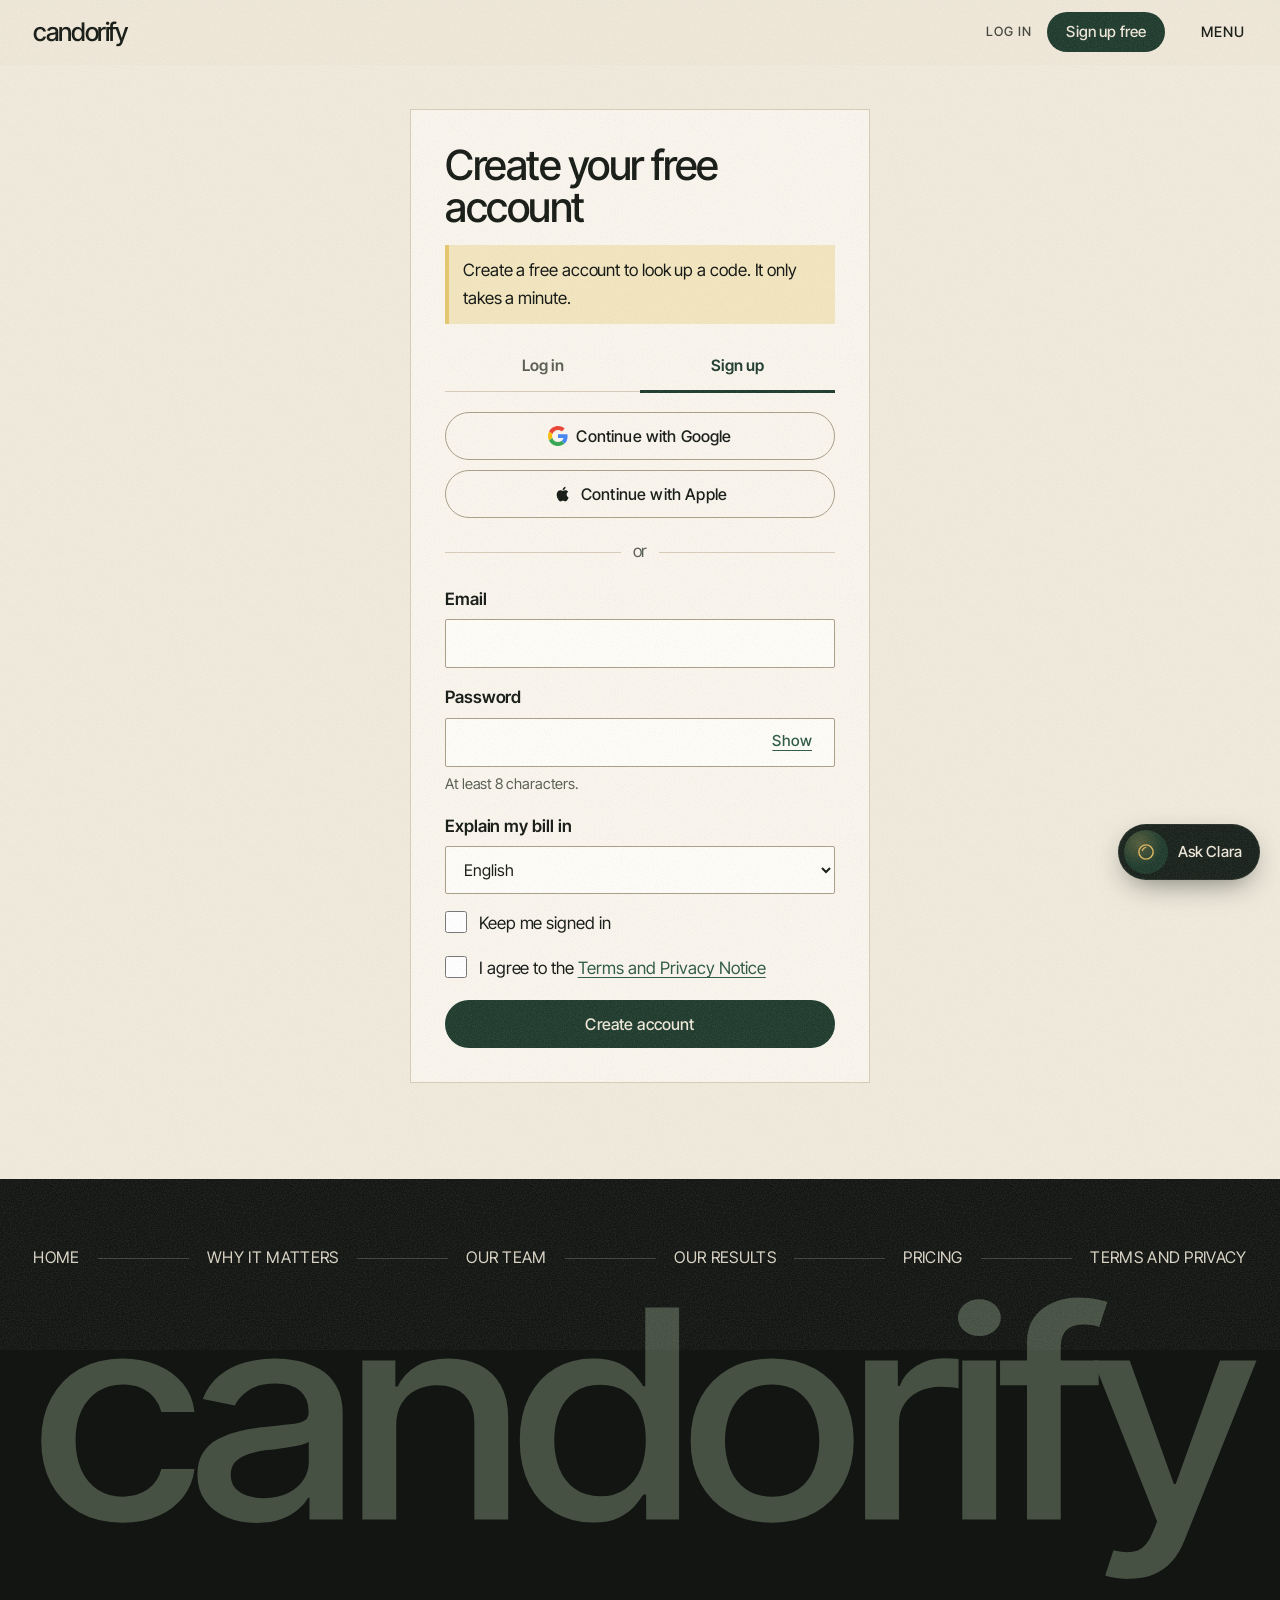
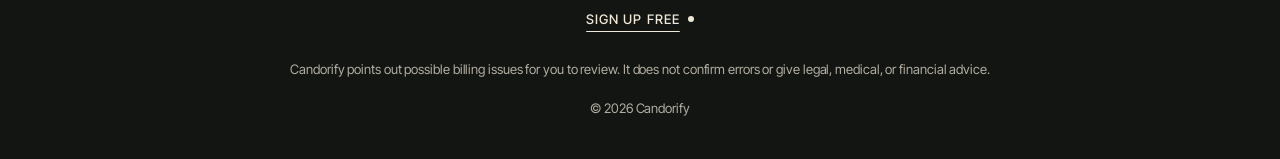
<file: frontend/look_up.html>
<!DOCTYPE html>
<html lang="en">
<head>
  <meta charset="UTF-8" />
  <meta name="viewport" content="width=device-width, initial-scale=1.0, viewport-fit=cover" />
  <title>Candorify · Code lookup</title>
  <meta name="description" content="Upload your itemized medical bill. Candorify marks what looks off and helps you ask about it." />
  <meta name="theme-color" content="#141813" />
  <link rel="preconnect" href="https://fonts.googleapis.com" />
  <link rel="preconnect" href="https://fonts.gstatic.com" crossorigin />
  <!-- mnm44: our 2 fonts, inter tight for everything + instrument serif for the fancy italic bits -->
  <link href="https://fonts.googleapis.com/css2?family=Inter+Tight:ital,wght@0,300;0,400;0,500;0,600;1,400&family=Instrument+Serif:ital@0;1&display=swap" rel="stylesheet" />
  <link rel="stylesheet" href="styles.css" />
</head>
<body data-view="lookup">
  <a class="skip-link" href="#main">Skip to main content</a>

  <!-- ================= HEADER ================= -->
  <header class="site-header">
    <div class="container header-bar">
      <button type="button" class="brand" data-go="home" aria-label="Candorify home">candorify</button>

      <nav class="public-nav" id="public-nav" aria-label="Main">
        <button type="button" class="nav-link hide-sm" data-auth="login">Log in</button>
        <button type="button" class="btn btn-primary btn-sm" data-auth="register">Sign up free</button>
      </nav>

      <nav class="app-nav" id="app-nav" aria-label="App" hidden>
        <button type="button" data-go="check">
          <svg viewBox="0 0 24 24" fill="none" stroke="currentColor" stroke-width="2" stroke-linecap="round" stroke-linejoin="round" aria-hidden="true"><path d="M14 3H7a2 2 0 0 0-2 2v14a2 2 0 0 0 2 2h10a2 2 0 0 0 2-2V8z"/><path d="M14 3v5h5"/><path d="m9 14 2 2 4-4"/></svg>
          <span>Check a bill</span>
        </button>
        <button type="button" data-go="letters">
          <svg viewBox="0 0 24 24" fill="none" stroke="currentColor" stroke-width="2" stroke-linecap="round" stroke-linejoin="round" aria-hidden="true"><rect x="3" y="5" width="18" height="14" rx="2"/><path d="m3 7 9 6 9-6"/></svg>
          <span>Letters</span>
        </button>
        <button type="button" data-lookup>
          <svg viewBox="0 0 24 24" fill="none" stroke="currentColor" stroke-width="2" stroke-linecap="round" stroke-linejoin="round" aria-hidden="true"><circle cx="11" cy="11" r="7"/><path d="m20 20-3.5-3.5"/></svg>
          <span>Code lookup</span>
        </button>
        <button type="button" data-go="results">
          <svg viewBox="0 0 24 24" fill="none" stroke="currentColor" stroke-width="2" stroke-linecap="round" stroke-linejoin="round" aria-hidden="true"><path d="M5 20V11M12 20V5M19 20v-6"/></svg>
          <span>Results</span>
        </button>
        <button type="button" data-go="account" class="show-sm">
          <svg viewBox="0 0 24 24" fill="none" stroke="currentColor" stroke-width="2" stroke-linecap="round" stroke-linejoin="round" aria-hidden="true"><circle cx="12" cy="8" r="4"/><path d="M4 21a8 8 0 0 1 16 0"/></svg>
          <span>Account</span>
        </button>
      </nav>

      <div class="header-user" id="header-user" hidden>
        <span class="badge" id="plan-badge">Free</span>
        <button type="button" class="nav-link hide-sm" data-go="account">
          <svg viewBox="0 0 24 24" fill="none" stroke="currentColor" stroke-width="2" stroke-linecap="round" stroke-linejoin="round" aria-hidden="true"><circle cx="12" cy="8" r="4"/><path d="M4 21a8 8 0 0 1 16 0"/></svg>
          <span id="user-email">Account</span>
        </button>
      </div>

      <button type="button" class="menu-btn" id="menu-btn" aria-expanded="false" aria-controls="site-menu">Menu</button>
    </div>
  </header>

  <main id="main">

    <!-- ================= CODE LOOKUP ================= -->
    <section id="view-lookup" class="view" aria-labelledby="lookup-page-title" hidden>
      <div class="container narrow">
        <div class="step-head">
          <h1 id="lookup-page-title" class="h2">Look up a code</h1>
          <p>Type a billing code from your bill to see what it means.</p>
        </div>
        <div class="panel">
      <form id="tc-form">
        <div class="field"><label for="tc-code">Code</label><input id="tc-code" type="text" placeholder="85025" autocomplete="off" /></div>
        <div class="form-row">
          <div class="field"><label for="tc-system">Type</label><select id="tc-system"><option>CPT</option><option>HCPCS</option><option>ICD</option></select></div>
          <div class="field"><label for="tc-lang">Language</label><select id="tc-lang"></select></div>
        </div>
        <button type="submit" class="btn btn-primary btn-block" id="tc-submit">Explain it</button>
      </form>
      <div id="tc-result" aria-live="polite"></div>
    </div>
      </div>
    </section>

  </main>

  <footer class="site-footer">
    <div class="wide">
      <nav class="foot-nav" aria-label="Footer">
        <button type="button" data-go="home">Home</button><span aria-hidden="true"></span>
        <button type="button" data-scroll="why">Why it matters</button><span aria-hidden="true"></span>
        <button type="button" data-go="team">Our team</button><span aria-hidden="true"></span>
        <button type="button" data-go="results">Our results</button><span aria-hidden="true"></span>
        <button type="button" data-go="pricing">Pricing</button><span aria-hidden="true"></span>
        <button type="button" data-go="legal">Terms and Privacy</button>
      </nav>
      <svg class="foot-word" viewBox="0 0 1000 236" aria-hidden="true" focusable="false"><text x="0" y="180" textLength="1000" lengthAdjust="spacingAndGlyphs">candorify</text></svg>
      <p class="foot-cta"><button type="button" class="text-link" data-auth="register">Sign up free <span class="dot" aria-hidden="true"></span></button></p>
      <p class="disclaimer-text">Loading disclaimer…</p>
      <p class="foot-copy">© 2026 Candorify</p>
    </div>
  </footer>

  <!-- ================= MENU (full screen) ================= -->
  <!-- mnm44: data-when="in" only shows when logged in, "out" only when logged out, no data-when = always -->
  <div class="menu-backdrop" id="menu-backdrop" hidden></div>
  <nav class="site-menu" id="site-menu" aria-label="Menu" hidden>
    <div class="menu-head">
      <span class="brand">candorify</span>
      <button type="button" class="menu-btn" id="menu-close">Close</button>
    </div>
    <div class="menu-body">
      <ol class="menu-list">
        <li data-when="in"><button type="button" data-go="check">Check a bill</button></li>
        <li data-when="in"><button type="button" data-go="letters">Letters</button></li>
        <li data-when="in"><button type="button" data-lookup>Code lookup</button></li>
        <li data-when="out"><button type="button" data-go="home">Home</button></li>
        <li data-when="out"><button type="button" data-scroll="why">Why it matters</button></li>
        <li data-when="out"><button type="button" data-scroll="what-we-look-for">What we look for</button></li>
        <li data-when="out"><button type="button" data-scroll="how-it-works">How it works</button></li>
        <li><button type="button" data-go="team">Our team</button></li>
        <li><button type="button" data-founder>The founder</button></li>
        <li><button type="button" data-go="results">Our results</button></li>
        <li><button type="button" data-go="pricing">Pricing</button></li>
        <li><button type="button" data-go="legal">Terms and Privacy</button></li>
      </ol>
      <figure class="menu-preview" aria-hidden="true">
        <div class="menu-img" id="menu-img"></div>
        <figcaption><span id="menu-pnum">01</span><span id="menu-plabel">Home</span></figcaption>
      </figure>
    </div>
    <div class="menu-foot">
      <div data-when="out" class="menu-auth">
        <button type="button" class="btn btn-light" data-auth="register">Sign up free</button>
        <button type="button" class="text-link" data-auth="login">Log in</button>
      </div>
      <div data-when="in" class="menu-auth">
        <button type="button" class="text-link" data-go="account">Your account</button>
      </div>
      <p class="cap dim">Your time <span data-clock>--:--</span></p>
    </div>
  </nav>


  <!-- Terms -->
  <dialog id="terms-dialog" aria-labelledby="terms-title">
    <div class="dialog-head">
      <h2 id="terms-title" class="h3 no-margin">Terms and Privacy</h2>
      <button type="button" class="icon-btn" id="terms-close" aria-label="Close terms">
        <svg viewBox="0 0 24 24" width="22" height="22" fill="none" stroke="currentColor" stroke-width="2" stroke-linecap="round" aria-hidden="true"><path d="M18 6 6 18M6 6l12 12"/></svg>
      </button>
    </div>
    <div class="dialog-body" id="terms-text"></div>
    <div class="dialog-foot"><button type="button" class="text-link" data-go="legal">Open the full page</button></div>
  </dialog>

  <div class="grain" aria-hidden="true"></div>
  <div class="scroll-progress" aria-hidden="true"><span id="scroll-bar"></span></div>

  <div id="toast" role="status" aria-live="polite"></div>

  <!-- mnm44: leave this empty on the website. the phone app swaps in the render link -->
  <script>window.CANDORIFY_API_BASE = "http://localhost:8000";</script>
  <script src="api.js"></script>
  <script src="main.js"></script>
  <script src="home.js"></script>
</body>
</html>
</file>
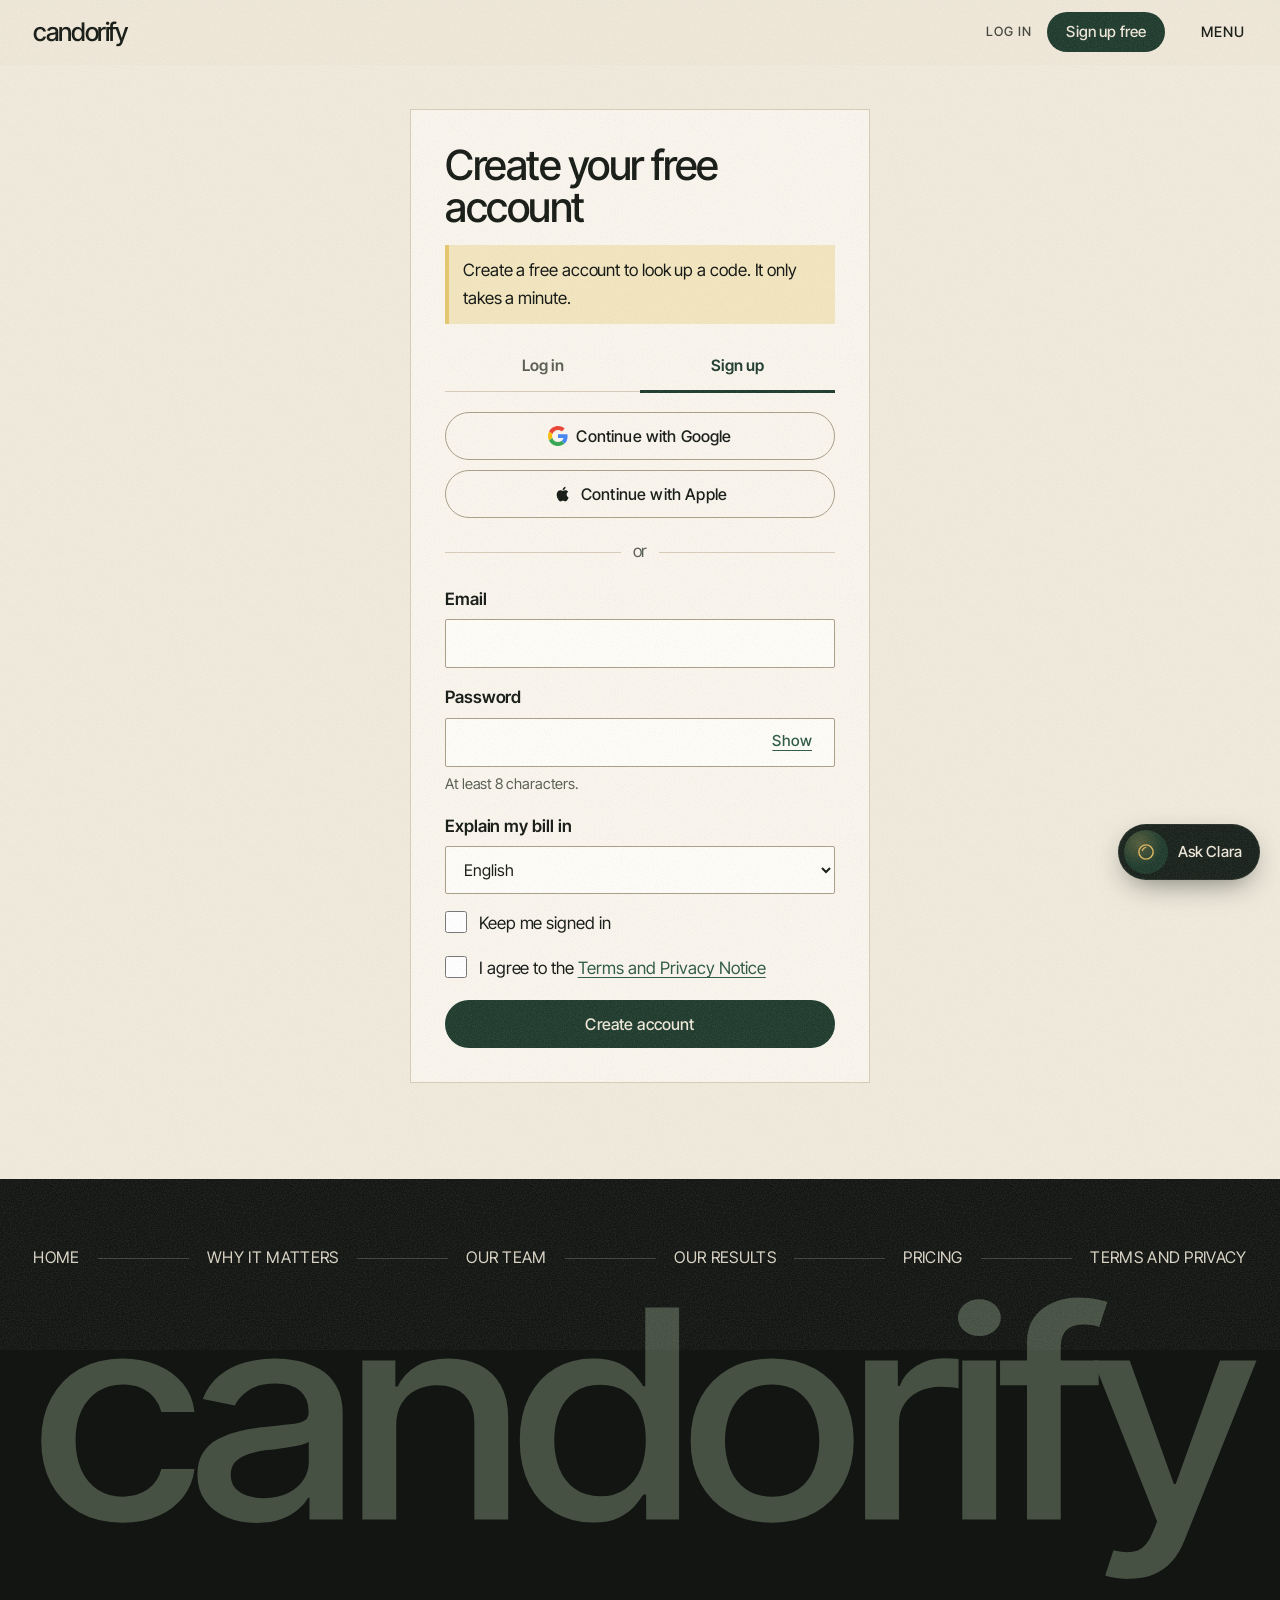
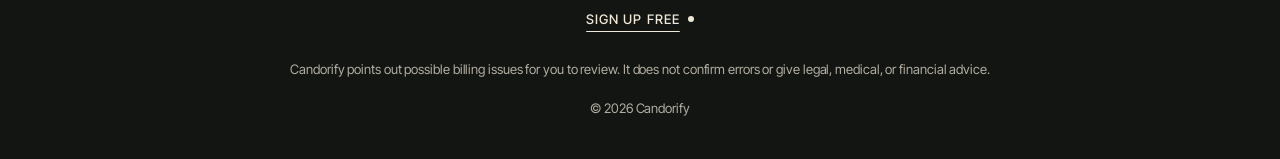
<file: frontend/lookUp.html>
<!DOCTYPE html>
<html lang="en">
<head>
  <meta charset="UTF-8" />
  <meta name="viewport" content="width=device-width, initial-scale=1.0, viewport-fit=cover" />
  <title>Candorify · Code lookup</title>
  <meta name="description" content="Upload your itemized medical bill. Candorify marks what looks off and helps you ask about it." />
  <meta name="theme-color" content="#141813" />
  <link rel="preconnect" href="https://fonts.googleapis.com" />
  <link rel="preconnect" href="https://fonts.gstatic.com" crossorigin />
  <!-- mnm44: our 2 fonts, inter tight for everything + instrument serif for the fancy italic bits -->
  <link href="https://fonts.googleapis.com/css2?family=Inter+Tight:ital,wght@0,300;0,400;0,500;0,600;1,400&family=Instrument+Serif:ital@0;1&display=swap" rel="stylesheet" />
  <link rel="stylesheet" href="styles.css" />
</head>
<body data-view="lookup">
  <a class="skip-link" href="#main">Skip to main content</a>

  <!-- ================= HEADER ================= -->
  <header class="site-header">
    <div class="container header-bar">
      <button type="button" class="brand" data-go="home" aria-label="Candorify home">candorify</button>

      <nav class="public-nav" id="public-nav" aria-label="Main">
        <button type="button" class="nav-link hide-sm" data-auth="login">Log in</button>
        <button type="button" class="btn btn-primary btn-sm" data-auth="register">Sign up free</button>
      </nav>

      <nav class="app-nav" id="app-nav" aria-label="App" hidden>
        <button type="button" data-go="check">
          <svg viewBox="0 0 24 24" fill="none" stroke="currentColor" stroke-width="2" stroke-linecap="round" stroke-linejoin="round" aria-hidden="true"><path d="M14 3H7a2 2 0 0 0-2 2v14a2 2 0 0 0 2 2h10a2 2 0 0 0 2-2V8z"/><path d="M14 3v5h5"/><path d="m9 14 2 2 4-4"/></svg>
          <span>Check a bill</span>
        </button>
        <button type="button" data-go="letters">
          <svg viewBox="0 0 24 24" fill="none" stroke="currentColor" stroke-width="2" stroke-linecap="round" stroke-linejoin="round" aria-hidden="true"><rect x="3" y="5" width="18" height="14" rx="2"/><path d="m3 7 9 6 9-6"/></svg>
          <span>Letters</span>
        </button>
        <button type="button" data-lookup>
          <svg viewBox="0 0 24 24" fill="none" stroke="currentColor" stroke-width="2" stroke-linecap="round" stroke-linejoin="round" aria-hidden="true"><circle cx="11" cy="11" r="7"/><path d="m20 20-3.5-3.5"/></svg>
          <span>Code lookup</span>
        </button>
        <button type="button" data-go="results">
          <svg viewBox="0 0 24 24" fill="none" stroke="currentColor" stroke-width="2" stroke-linecap="round" stroke-linejoin="round" aria-hidden="true"><path d="M5 20V11M12 20V5M19 20v-6"/></svg>
          <span>Results</span>
        </button>
        <button type="button" data-go="account" class="show-sm">
          <svg viewBox="0 0 24 24" fill="none" stroke="currentColor" stroke-width="2" stroke-linecap="round" stroke-linejoin="round" aria-hidden="true"><circle cx="12" cy="8" r="4"/><path d="M4 21a8 8 0 0 1 16 0"/></svg>
          <span>Account</span>
        </button>
      </nav>

      <div class="header-user" id="header-user" hidden>
        <span class="badge" id="plan-badge">Free</span>
        <button type="button" class="nav-link hide-sm" data-go="account">
          <svg viewBox="0 0 24 24" fill="none" stroke="currentColor" stroke-width="2" stroke-linecap="round" stroke-linejoin="round" aria-hidden="true"><circle cx="12" cy="8" r="4"/><path d="M4 21a8 8 0 0 1 16 0"/></svg>
          <span id="user-email">Account</span>
        </button>
      </div>

      <button type="button" class="menu-btn" id="menu-btn" aria-expanded="false" aria-controls="site-menu">Menu</button>
    </div>
  </header>

  <main id="main">

    <!-- ================= CODE LOOKUP ================= -->
    <section id="view-lookup" class="view" aria-labelledby="lookup-page-title" hidden>
      <div class="container narrow">
        <div class="step-head">
          <h1 id="lookup-page-title" class="h2">Look up a code</h1>
          <p>Type a billing code from your bill to see what it means.</p>
        </div>
        <div class="panel">
      <form id="tc-form">
        <div class="field"><label for="tc-code">Code</label><input id="tc-code" type="text" placeholder="85025" autocomplete="off" /></div>
        <div class="form-row">
          <div class="field"><label for="tc-system">Type</label><select id="tc-system"><option>CPT</option><option>HCPCS</option><option>ICD</option></select></div>
          <div class="field"><label for="tc-lang">Language</label><select id="tc-lang"></select></div>
        </div>
        <button type="submit" class="btn btn-primary btn-block" id="tc-submit">Explain it</button>
      </form>
      <div id="tc-result" aria-live="polite"></div>
    </div>
      </div>
    </section>

  </main>

  <footer class="site-footer">
    <div class="wide">
      <nav class="foot-nav" aria-label="Footer">
        <button type="button" data-go="home">Home</button><span aria-hidden="true"></span>
        <button type="button" data-scroll="why">Why it matters</button><span aria-hidden="true"></span>
        <button type="button" data-go="team">Our team</button><span aria-hidden="true"></span>
        <button type="button" data-go="results">Our results</button><span aria-hidden="true"></span>
        <button type="button" data-go="pricing">Pricing</button><span aria-hidden="true"></span>
        <button type="button" data-go="legal">Terms and Privacy</button>
      </nav>
      <svg class="foot-word" viewBox="0 0 1000 236" aria-hidden="true" focusable="false"><text x="0" y="180" textLength="1000" lengthAdjust="spacingAndGlyphs">candorify</text></svg>
      <p class="foot-cta"><button type="button" class="text-link" data-auth="register">Sign up free <span class="dot" aria-hidden="true"></span></button></p>
      <p class="disclaimer-text">Loading disclaimer…</p>
      <p class="foot-copy">© 2026 Candorify</p>
    </div>
  </footer>

  <!-- ================= MENU (full screen) ================= -->
  <!-- mnm44: data-when="in" only shows when logged in, "out" only when logged out, no data-when = always -->
  <div class="menu-backdrop" id="menu-backdrop" hidden></div>
  <nav class="site-menu" id="site-menu" aria-label="Menu" hidden>
    <div class="menu-head">
      <span class="brand">candorify</span>
      <button type="button" class="menu-btn" id="menu-close">Close</button>
    </div>
    <div class="menu-body">
      <ol class="menu-list">
        <li data-when="in"><button type="button" data-go="check">Check a bill</button></li>
        <li data-when="in"><button type="button" data-go="letters">Letters</button></li>
        <li data-when="in"><button type="button" data-lookup>Code lookup</button></li>
        <li data-when="out"><button type="button" data-go="home">Home</button></li>
        <li data-when="out"><button type="button" data-scroll="why">Why it matters</button></li>
        <li data-when="out"><button type="button" data-scroll="what-we-look-for">What we look for</button></li>
        <li data-when="out"><button type="button" data-scroll="how-it-works">How it works</button></li>
        <li><button type="button" data-go="team">Our team</button></li>
        <li><button type="button" data-founder>The founder</button></li>
        <li><button type="button" data-go="results">Our results</button></li>
        <li><button type="button" data-go="pricing">Pricing</button></li>
        <li><button type="button" data-go="legal">Terms and Privacy</button></li>
      </ol>
      <figure class="menu-preview" aria-hidden="true">
        <div class="menu-img" id="menu-img"></div>
        <figcaption><span id="menu-pnum">01</span><span id="menu-plabel">Home</span></figcaption>
      </figure>
    </div>
    <div class="menu-foot">
      <div data-when="out" class="menu-auth">
        <button type="button" class="btn btn-light" data-auth="register">Sign up free</button>
        <button type="button" class="text-link" data-auth="login">Log in</button>
      </div>
      <div data-when="in" class="menu-auth">
        <button type="button" class="text-link" data-go="account">Your account</button>
      </div>
      <p class="cap dim">Your time <span data-clock>--:--</span></p>
    </div>
  </nav>


  <!-- Terms -->
  <dialog id="terms-dialog" aria-labelledby="terms-title">
    <div class="dialog-head">
      <h2 id="terms-title" class="h3 no-margin">Terms and Privacy</h2>
      <button type="button" class="icon-btn" id="terms-close" aria-label="Close terms">
        <svg viewBox="0 0 24 24" width="22" height="22" fill="none" stroke="currentColor" stroke-width="2" stroke-linecap="round" aria-hidden="true"><path d="M18 6 6 18M6 6l12 12"/></svg>
      </button>
    </div>
    <div class="dialog-body" id="terms-text"></div>
    <div class="dialog-foot"><button type="button" class="text-link" data-go="legal">Open the full page</button></div>
  </dialog>

  <div class="grain" aria-hidden="true"></div>
  <div class="scroll-progress" aria-hidden="true"><span id="scroll-bar"></span></div>

  <div id="toast" role="status" aria-live="polite"></div>

  <!-- mnm44: leave this empty on the website. the phone app swaps in the render link -->
  <script>window.CANDORIFY_API_BASE = "http://localhost:8000";</script>
  <script src="api.js"></script>
  <script src="main.js"></script>
  <script src="clara.js" defer></script>
  <script src="home.js"></script>
</body>
</html>
</file>
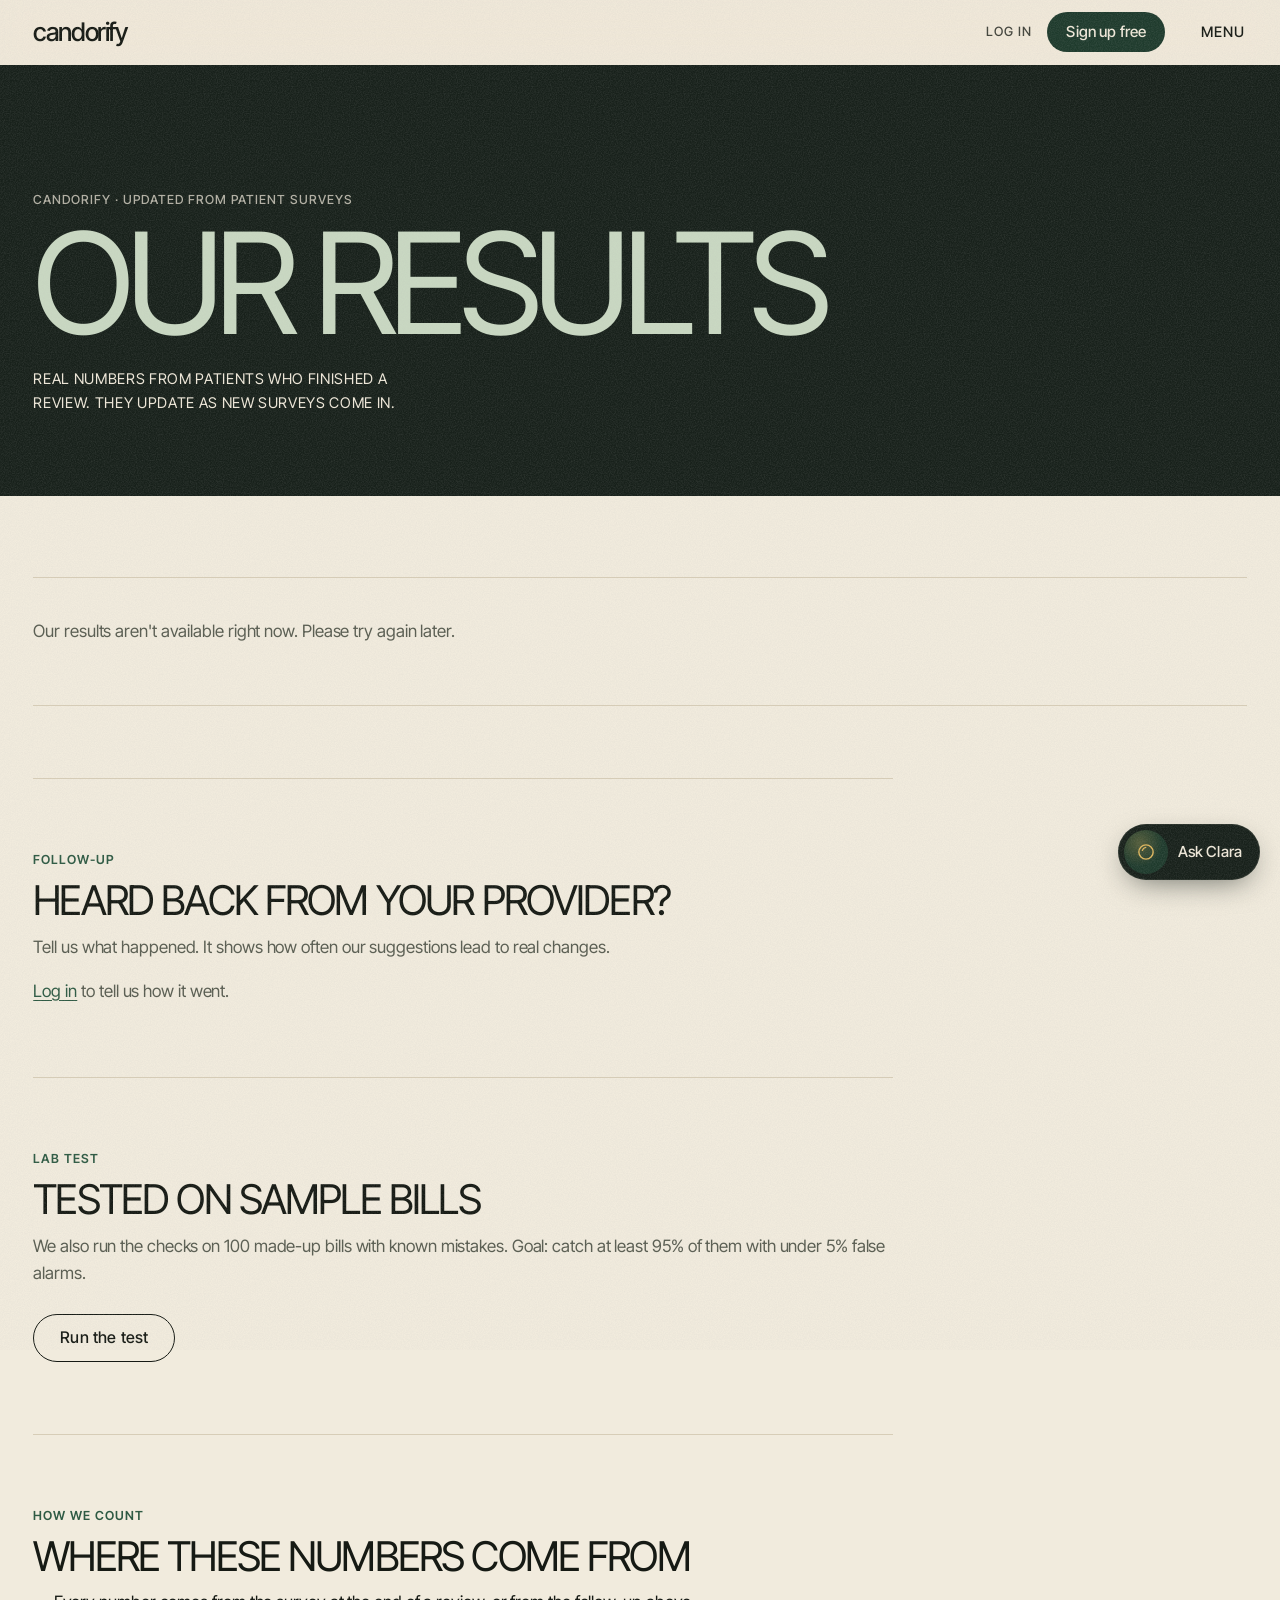
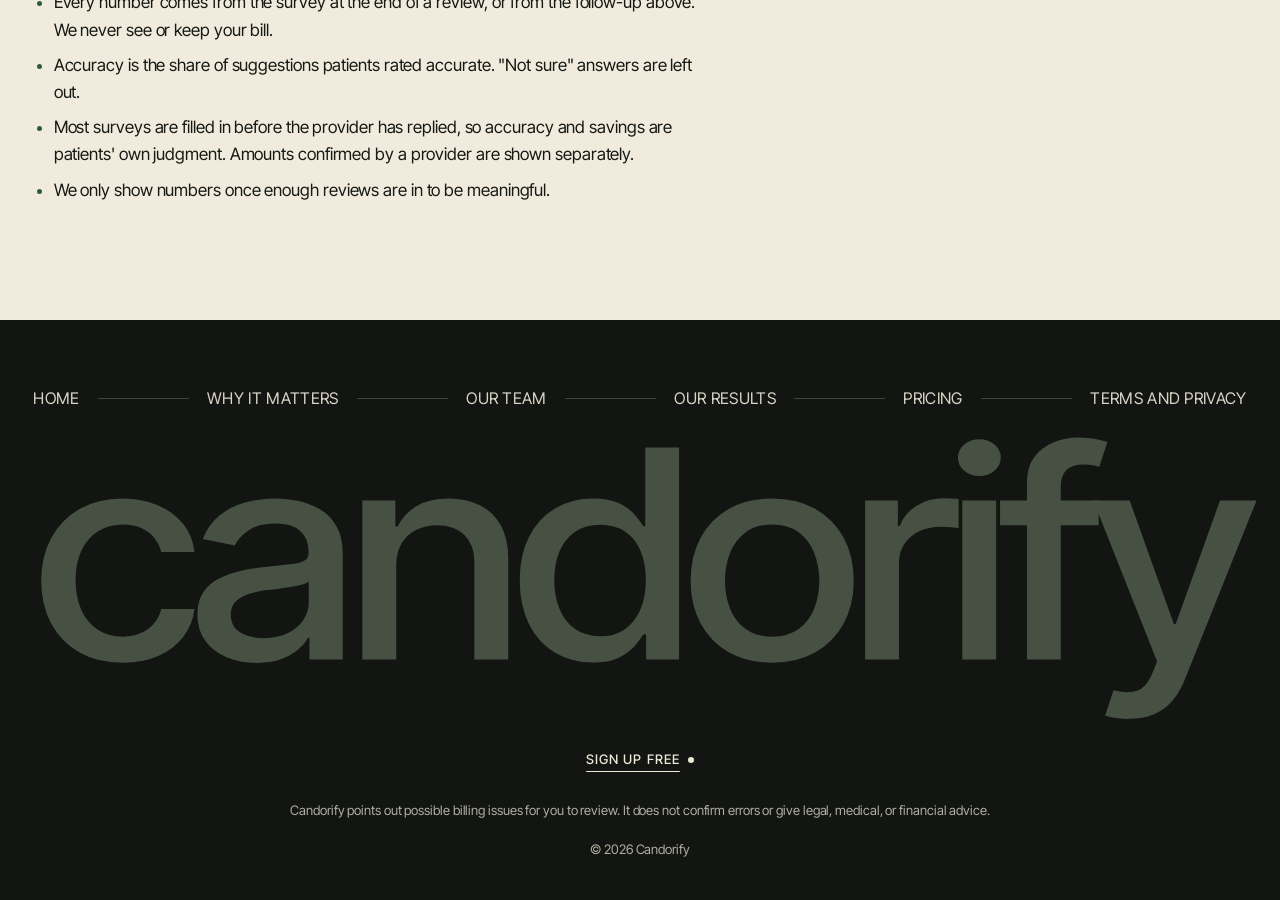
<file: frontend/performance.html>
<!DOCTYPE html>
<html lang="en">
<head>
  <meta charset="UTF-8" />
  <meta name="viewport" content="width=device-width, initial-scale=1.0, viewport-fit=cover" />
  <title>Candorify · Our results</title>
  <meta name="description" content="Upload your itemized medical bill. Candorify marks what looks off and helps you ask about it." />
  <meta name="theme-color" content="#141813" />
  <link rel="preconnect" href="https://fonts.googleapis.com" />
  <link rel="preconnect" href="https://fonts.gstatic.com" crossorigin />
  <!-- mnm44: our 2 fonts, inter tight for everything + instrument serif for the fancy italic bits -->
  <link href="https://fonts.googleapis.com/css2?family=Inter+Tight:ital,wght@0,300;0,400;0,500;0,600;1,400&family=Instrument+Serif:ital@0;1&display=swap" rel="stylesheet" />
  <link rel="stylesheet" href="styles.css" />
</head>
<body data-view="results">
  <a class="skip-link" href="#main">Skip to main content</a>

  <!-- ================= HEADER ================= -->
  <header class="site-header">
    <div class="container header-bar">
      <button type="button" class="brand" data-go="home" aria-label="Candorify home">candorify</button>

      <nav class="public-nav" id="public-nav" aria-label="Main">
        <button type="button" class="nav-link hide-sm" data-auth="login">Log in</button>
        <button type="button" class="btn btn-primary btn-sm" data-auth="register">Sign up free</button>
      </nav>

      <nav class="app-nav" id="app-nav" aria-label="App" hidden>
        <button type="button" data-go="check">
          <svg viewBox="0 0 24 24" fill="none" stroke="currentColor" stroke-width="2" stroke-linecap="round" stroke-linejoin="round" aria-hidden="true"><path d="M14 3H7a2 2 0 0 0-2 2v14a2 2 0 0 0 2 2h10a2 2 0 0 0 2-2V8z"/><path d="M14 3v5h5"/><path d="m9 14 2 2 4-4"/></svg>
          <span>Check a bill</span>
        </button>
        <button type="button" data-go="letters">
          <svg viewBox="0 0 24 24" fill="none" stroke="currentColor" stroke-width="2" stroke-linecap="round" stroke-linejoin="round" aria-hidden="true"><rect x="3" y="5" width="18" height="14" rx="2"/><path d="m3 7 9 6 9-6"/></svg>
          <span>Letters</span>
        </button>
        <button type="button" data-lookup>
          <svg viewBox="0 0 24 24" fill="none" stroke="currentColor" stroke-width="2" stroke-linecap="round" stroke-linejoin="round" aria-hidden="true"><circle cx="11" cy="11" r="7"/><path d="m20 20-3.5-3.5"/></svg>
          <span>Code lookup</span>
        </button>
        <button type="button" data-go="results">
          <svg viewBox="0 0 24 24" fill="none" stroke="currentColor" stroke-width="2" stroke-linecap="round" stroke-linejoin="round" aria-hidden="true"><path d="M5 20V11M12 20V5M19 20v-6"/></svg>
          <span>Results</span>
        </button>
        <button type="button" data-go="account" class="show-sm">
          <svg viewBox="0 0 24 24" fill="none" stroke="currentColor" stroke-width="2" stroke-linecap="round" stroke-linejoin="round" aria-hidden="true"><circle cx="12" cy="8" r="4"/><path d="M4 21a8 8 0 0 1 16 0"/></svg>
          <span>Account</span>
        </button>
      </nav>

      <div class="header-user" id="header-user" hidden>
        <span class="badge" id="plan-badge">Free</span>
        <button type="button" class="nav-link hide-sm" data-go="account">
          <svg viewBox="0 0 24 24" fill="none" stroke="currentColor" stroke-width="2" stroke-linecap="round" stroke-linejoin="round" aria-hidden="true"><circle cx="12" cy="8" r="4"/><path d="M4 21a8 8 0 0 1 16 0"/></svg>
          <span id="user-email">Account</span>
        </button>
      </div>

      <button type="button" class="menu-btn" id="menu-btn" aria-expanded="false" aria-controls="site-menu">Menu</button>
    </div>
  </header>

  <main id="main">

    <!-- ================= RESULTS ================= -->
    <!-- mnm44: public stats page. app.js fills in the numbers from the backend every minute -->
    <section id="view-results" class="view view-results" aria-labelledby="results-title" hidden>
      <div class="team-hero results-hero">
        <div class="wide">
          <p class="cap dim">Candorify · <span id="stats-updated">Updated from patient surveys</span></p>
          <h1 id="results-title">Our results</h1>
          <p class="cap-body team-lead">Real numbers from patients who finished a review. They update as new surveys come in.</p>
        </div>
      </div>

      <div class="wide results-body">
        <div id="stats-live" aria-live="polite"><p class="loading">Loading the latest numbers…</p></div>

        <section class="results-sec" id="followup-sec" aria-labelledby="followup-title">
          <p class="cap legal-n">Follow-up</p>
          <h2 id="followup-title">Heard back from your provider?</h2>
          <p class="muted">Tell us what happened. It shows how often our suggestions lead to real changes.</p>
          <div id="followup-out">
            <form id="followup-form" class="followup-form" novalidate>
              <fieldset class="question">
                <legend>What did your provider say?</legend>
                <div class="pill-group" id="fu-outcome"></div>
              </fieldset>
              <div class="question" id="fu-amount-wrap" hidden>
                <label class="legend" for="fu-amount">How much was taken off your bill?</label>
                <div class="money-input"><span aria-hidden="true">$</span><input id="fu-amount" type="number" min="0" step="0.01" inputmode="decimal" value="0" /></div>
              </div>
              <p id="fu-error" class="form-error" role="alert" hidden></p>
              <button type="submit" class="btn btn-primary" id="btn-followup">Send</button>
            </form>
            <p class="muted" id="followup-login" hidden><button type="button" class="link-btn" data-auth="login">Log in</button> to tell us how it went.</p>
          </div>
        </section>

        <section class="results-sec" aria-labelledby="lab-title">
          <p class="cap legal-n">Lab test</p>
          <h2 id="lab-title">Tested on sample bills</h2>
          <p class="muted">We also run the checks on 100 made-up bills with known mistakes. Goal: catch at least 95% of them with under 5% false alarms.</p>
          <button type="button" class="btn btn-secondary" id="btn-run-accuracy">Run the test</button>
          <div id="accuracy-result" aria-live="polite"></div>
        </section>

        <section class="results-sec results-how" aria-labelledby="how-count-title">
          <p class="cap legal-n">How we count</p>
          <h2 id="how-count-title">Where these numbers come from</h2>
          <ul>
            <li>Every number comes from the survey at the end of a review, or from the follow-up above. We never see or keep your bill.</li>
            <li>Accuracy is the share of suggestions patients rated accurate. "Not sure" answers are left out.</li>
            <li>Most surveys are filled in before the provider has replied, so accuracy and savings are patients' own judgment. Amounts confirmed by a provider are shown separately.</li>
            <li>We only show numbers once enough reviews are in to be meaningful.</li>
          </ul>
        </section>
      </div>
    </section>

  </main>

  <footer class="site-footer">
    <div class="wide">
      <nav class="foot-nav" aria-label="Footer">
        <button type="button" data-go="home">Home</button><span aria-hidden="true"></span>
        <button type="button" data-scroll="why">Why it matters</button><span aria-hidden="true"></span>
        <button type="button" data-go="team">Our team</button><span aria-hidden="true"></span>
        <button type="button" data-go="results">Our results</button><span aria-hidden="true"></span>
        <button type="button" data-go="pricing">Pricing</button><span aria-hidden="true"></span>
        <button type="button" data-go="legal">Terms and Privacy</button>
      </nav>
      <svg class="foot-word" viewBox="0 0 1000 236" aria-hidden="true" focusable="false"><text x="0" y="180" textLength="1000" lengthAdjust="spacingAndGlyphs">candorify</text></svg>
      <p class="foot-cta"><button type="button" class="text-link" data-auth="register">Sign up free <span class="dot" aria-hidden="true"></span></button></p>
      <p class="disclaimer-text">Loading disclaimer…</p>
      <p class="foot-copy">© 2026 Candorify</p>
    </div>
  </footer>

  <!-- ================= MENU (full screen) ================= -->
  <!-- mnm44: data-when="in" only shows when logged in, "out" only when logged out, no data-when = always -->
  <div class="menu-backdrop" id="menu-backdrop" hidden></div>
  <nav class="site-menu" id="site-menu" aria-label="Menu" hidden>
    <div class="menu-head">
      <span class="brand">candorify</span>
      <button type="button" class="menu-btn" id="menu-close">Close</button>
    </div>
    <div class="menu-body">
      <ol class="menu-list">
        <li data-when="in"><button type="button" data-go="check">Check a bill</button></li>
        <li data-when="in"><button type="button" data-go="letters">Letters</button></li>
        <li data-when="in"><button type="button" data-lookup>Code lookup</button></li>
        <li data-when="out"><button type="button" data-go="home">Home</button></li>
        <li data-when="out"><button type="button" data-scroll="why">Why it matters</button></li>
        <li data-when="out"><button type="button" data-scroll="what-we-look-for">What we look for</button></li>
        <li data-when="out"><button type="button" data-scroll="how-it-works">How it works</button></li>
        <li><button type="button" data-go="team">Our team</button></li>
        <li><button type="button" data-founder>The founder</button></li>
        <li><button type="button" data-go="results">Our results</button></li>
        <li><button type="button" data-go="pricing">Pricing</button></li>
        <li><button type="button" data-go="legal">Terms and Privacy</button></li>
      </ol>
      <figure class="menu-preview" aria-hidden="true">
        <div class="menu-img" id="menu-img"></div>
        <figcaption><span id="menu-pnum">01</span><span id="menu-plabel">Home</span></figcaption>
      </figure>
    </div>
    <div class="menu-foot">
      <div data-when="out" class="menu-auth">
        <button type="button" class="btn btn-light" data-auth="register">Sign up free</button>
        <button type="button" class="text-link" data-auth="login">Log in</button>
      </div>
      <div data-when="in" class="menu-auth">
        <button type="button" class="text-link" data-go="account">Your account</button>
      </div>
      <p class="cap dim">Your time <span data-clock>--:--</span></p>
    </div>
  </nav>


  <!-- Terms -->
  <dialog id="terms-dialog" aria-labelledby="terms-title">
    <div class="dialog-head">
      <h2 id="terms-title" class="h3 no-margin">Terms and Privacy</h2>
      <button type="button" class="icon-btn" id="terms-close" aria-label="Close terms">
        <svg viewBox="0 0 24 24" width="22" height="22" fill="none" stroke="currentColor" stroke-width="2" stroke-linecap="round" aria-hidden="true"><path d="M18 6 6 18M6 6l12 12"/></svg>
      </button>
    </div>
    <div class="dialog-body" id="terms-text"></div>
    <div class="dialog-foot"><button type="button" class="text-link" data-go="legal">Open the full page</button></div>
  </dialog>

  <div class="grain" aria-hidden="true"></div>
  <div class="scroll-progress" aria-hidden="true"><span id="scroll-bar"></span></div>

  <div id="toast" role="status" aria-live="polite"></div>

  <!-- mnm44: leave this empty on the website. the phone app swaps in the render link -->
  <script>window.CANDORIFY_API_BASE = "http://localhost:8000";</script>
  <script src="api.js"></script>
  <script src="main.js"></script>
  <script src="clara.js" defer></script>
  <script src="home.js"></script>
</body>
</html>
</file>
<file: frontend/styles.css>
/* base styles for the app pages: login, the check flow, letters, pricing, account
   heads up the new look is further down and overrides a lot of the colors up here */
:root {
  --slate: #213B3F;
  --slate-2: #2D4C51;
  --slate-ink: #142629;
  --mist: #EEF3F2;
  --mist-2: #F6F9F8;
  --paper: #FFFFFF;
  --ink: #1A2B2E;
  --muted: #52666A;
  --line: #D3DDDC;
  --line-strong: #A9BAB9;
  --marker: #F6E05E;
  --marker-soft: #FCF3BF;
  --teal: #2F7F76;
  --danger: #B42318;
  --danger-soft: #FDECEA;
  --offwhite: #F9F9F9;
  --on-slate: #BCD0CF;
  --ring: 0 0 0 3px rgba(47, 127, 118, .45);
  --display: "Crimson Pro", Georgia, "Times New Roman", serif;
  --body: "Lexend", system-ui, -apple-system, "Segoe UI", Roboto, Arial, sans-serif;
  --pen: "Caveat", "Comic Sans MS", cursive;
  --print: 4px 4px 0 var(--slate-ink);
}

*, *::before, *::after { box-sizing: border-box; }
html { -webkit-text-size-adjust: 100%; }
body {
  margin: 0; font-family: var(--body); font-size: 1rem; line-height: 1.65;
  color: var(--ink); background: var(--paper);
  min-height: 100vh; display: flex; flex-direction: column; overflow-x: clip;
}
main { flex: 1; width: 100%; }
img, svg { display: block; flex: none; }
a { color: var(--teal); text-underline-offset: 3px; }
h1, h2, h3 { font-family: var(--display); font-weight: 600; line-height: 1.08; margin: 0 0 .4em; color: var(--slate); letter-spacing: -.01em; }
h1 { font-size: clamp(2.7rem, 6.4vw, 4.6rem); font-weight: 600; }
h2, .h2 { font-size: clamp(1.9rem, 3.8vw, 2.6rem); }
h3, .h3 { font-size: 1.45rem; }
.h2, .h3 { font-family: var(--display); font-weight: 600; color: var(--slate); }
p { margin: 0 0 1em; }

.container { max-width: 1120px; margin: 0 auto; padding: 0 24px; }
.narrow { max-width: 640px; }
.sr-only { position: absolute !important; width: 1px; height: 1px; padding: 0; margin: -1px; overflow: hidden; clip: rect(0, 0, 0, 0); white-space: nowrap; border: 0; }
[hidden], .hidden { display: none !important; }
:focus-visible { outline: 3px solid var(--teal); outline-offset: 2px; }
h1[tabindex="-1"]:focus, h2[tabindex="-1"]:focus { outline: none; }
.skip-link { position: absolute; left: 12px; top: -80px; z-index: 200; background: var(--marker); color: var(--slate-ink); padding: 10px 16px; font-weight: 700; }
.skip-link:focus { top: 12px; }
.muted { color: var(--muted); }
.small { font-size: .92rem; }
.big { font-size: 1.15rem; }
.no-margin { margin: 0 !important; }
.row { display: flex; gap: 10px; align-items: center; flex-wrap: wrap; }
.auto-width { width: auto !important; }

/* header (the slate block w the logo) */
.site-header { position: sticky; top: 0; z-index: 60; background: var(--slate); color: var(--offwhite); }
.header-bar { display: flex; align-items: center; gap: 16px; min-height: 68px; }
.brand {
  background: none; border: 0; padding: 4px 0; cursor: pointer;
  font-family: var(--display); font-weight: 500; font-size: 1.85rem; letter-spacing: .01em; color: var(--offwhite); line-height: 1;
}
.public-nav, .app-nav { display: flex; align-items: center; gap: 2px; margin-left: auto; }
.header-user { display: flex; align-items: center; gap: 6px; }
.nav-link, .app-nav button {
  display: inline-flex; align-items: center; gap: 8px; background: none; border: 0; cursor: pointer; white-space: nowrap;
  font: inherit; font-size: .98rem; color: var(--on-slate); padding: 10px 14px; min-height: 44px; position: relative;
}
.nav-link svg, .app-nav svg { width: 20px; height: 20px; }
.nav-link:hover, .app-nav button:hover { color: #fff; }
.nav-link[aria-current="page"], .app-nav button[aria-current="page"] { color: #fff; }
.nav-link[aria-current="page"]::after, .app-nav button[aria-current="page"]::after {
  content: ""; position: absolute; left: 14px; right: 14px; bottom: 4px; height: 3px; background: var(--marker);
}
.site-header .btn-primary { background: var(--marker); color: var(--slate-ink); box-shadow: none; }
.site-header .btn-primary:hover { background: #FAE97F; }
#user-email { max-width: 180px; overflow: hidden; text-overflow: ellipsis; }
.header-user .badge { background: var(--slate-2); color: var(--offwhite); }
.header-user .badge-brand { background: var(--marker); color: var(--slate-ink); }
.show-sm { display: none !important; }

/* --- buttons --- */
.btn {
  display: inline-flex; align-items: center; justify-content: center; gap: 8px; white-space: nowrap;
  font: inherit; font-weight: 600; font-size: 1rem; line-height: 1.2;
  padding: 12px 22px; min-height: 48px; border: 2px solid transparent; border-radius: 0; cursor: pointer;
  transition: transform .1s, box-shadow .1s, background-color .15s, border-color .15s;
}
.btn-sm { min-height: 40px; padding: 8px 16px; font-size: .95rem; }
.btn-block { width: 100%; }
.btn-primary { background: var(--slate); color: var(--offwhite); border-color: var(--slate-ink); box-shadow: var(--print); }
.btn-primary:hover:not(:disabled) { background: var(--slate-2); }
.btn-primary:active:not(:disabled) { transform: translate(3px, 3px); box-shadow: 1px 1px 0 var(--slate-ink); }
.btn-secondary { background: var(--paper); color: var(--slate); border-color: var(--slate); }
.btn-secondary:hover:not(:disabled) { background: var(--mist-2); }
.btn-quiet { background: transparent; color: var(--teal); padding-left: 10px; padding-right: 10px; text-decoration: underline; text-underline-offset: 4px; text-decoration-thickness: 1.5px; }
.btn-quiet:hover:not(:disabled) { color: var(--slate); }
.btn-danger { background: var(--paper); color: var(--danger); border-color: var(--danger); }
.btn-danger:hover:not(:disabled) { background: var(--danger-soft); }
.btn-oauth { background: var(--paper); color: var(--ink); border: 1.5px solid var(--line-strong); }
.btn-oauth:hover { border-color: var(--slate); }
.btn-oauth svg { width: 20px; height: 20px; }
.btn:disabled { opacity: .45; cursor: not-allowed; box-shadow: none; }
.link-btn { background: none; border: 0; padding: 0; cursor: pointer; font: inherit; color: var(--teal); text-decoration: underline; text-underline-offset: 3px; }
.spinner { width: 18px; height: 18px; border-radius: 50%; display: inline-block; border: 2.5px solid currentColor; border-right-color: transparent; animation: spin .8s linear infinite; }
@keyframes spin { to { transform: rotate(360deg); } }

.badge { display: inline-flex; align-items: center; padding: 3px 12px; border-radius: 999px; font-size: .82rem; font-weight: 600; background: var(--mist); color: var(--slate); }
.badge-brand { background: var(--marker); color: var(--slate-ink); }

/* panels n cards */
.view { padding: 44px 0 96px; }
.view-home, .view-team { padding: 0; }
.panel { background: var(--paper); border: 1.5px solid var(--line); padding: 28px; }
.center-card { text-align: center; max-width: 520px; margin: 0 auto; padding: 44px 28px; border-top: 6px solid var(--slate); }

/* form stuff */
.field { margin-bottom: 16px; }
.field > label, .legend { display: block; font-weight: 600; margin-bottom: 6px; padding: 0; }
.hint { font-size: .92rem; color: var(--muted); margin: 6px 0 0; }
input[type="text"], input[type="email"], input[type="password"], input[type="number"], input[type="date"], select, textarea {
  width: 100%; font: inherit; font-size: 1rem; color: var(--ink); background: var(--paper);
  border: 1.5px solid var(--line-strong); border-radius: 0; padding: 11px 14px; min-height: 48px;
}
input:focus, select:focus, textarea:focus { outline: none; border-color: var(--slate); box-shadow: var(--ring); }
input:disabled, select:disabled { background: var(--mist-2); color: var(--muted); }
textarea { min-height: 300px; resize: vertical; line-height: 1.65; }
.form-row { display: grid; grid-template-columns: repeat(auto-fit, minmax(170px, 1fr)); gap: 0 14px; }
.form-error { color: var(--danger); font-weight: 600; }
fieldset { border: 0; padding: 0; margin: 0; min-width: 0; }
.check { display: flex; align-items: flex-start; gap: 12px; cursor: pointer; margin: 4px 0 18px; }
.check input { width: 22px; height: 22px; margin: 1px 0 0; accent-color: var(--slate); flex: none; cursor: pointer; }
.pw-wrap { position: relative; }
.pw-wrap input { padding-right: 84px; }
.pw-toggle { position: absolute; right: 4px; top: 4px; }

.pill-group { display: flex; flex-wrap: wrap; gap: 8px; }
.pill-option { position: relative; }
.pill-option input { position: absolute; opacity: 0; width: 100%; height: 100%; margin: 0; cursor: pointer; }
.pill-option span {
  display: inline-flex; align-items: center; justify-content: center; min-width: 64px; min-height: 46px; padding: 8px 20px;
  border: 1.5px solid var(--line-strong); border-radius: 999px; background: var(--paper); cursor: pointer;
}
.pill-option:hover span { border-color: var(--slate); }
.pill-option input:checked + span { background: var(--slate); border-color: var(--slate); color: var(--offwhite); font-weight: 600; }
.pill-option input:focus-visible + span { box-shadow: var(--ring); }

/* tabs w an underline. tried the rounded pill version, looked off */
.segmented { display: flex; gap: 0; margin-bottom: 20px; border-bottom: 1.5px solid var(--line); }
.segmented label, .segmented > button { flex: 1; position: relative; }
.segmented input { position: absolute; opacity: 0; }
.segmented span, .segmented > button {
  display: block; text-align: center; padding: 12px; min-height: 46px; margin-bottom: -1.5px;
  font: inherit; font-weight: 600; font-size: .98rem; color: var(--muted); cursor: pointer; background: none; border: 0;
  border-bottom: 3px solid transparent;
}
.segmented input:checked + span, .segmented > button[aria-selected="true"] { color: var(--slate); border-bottom-color: var(--slate); }
.segmented input:focus-visible + span { box-shadow: var(--ring); }
.money-input { display: flex; align-items: center; gap: 8px; max-width: 220px; }
.money-input span { font-weight: 600; color: var(--muted); }

/* login / sign up */
.auth-wrap { max-width: 460px; margin: 0 auto; padding: 34px; border: 2px solid var(--slate); box-shadow: 10px 10px 0 var(--mist); }
.oauth { display: grid; gap: 10px; }
.divider { display: flex; align-items: center; gap: 12px; color: var(--muted); margin: 20px 0; }
.divider::before, .divider::after { content: ""; flex: 1; height: 1px; background: var(--line); }
.notice-box { padding: 12px 14px; background: var(--marker-soft); color: var(--slate-ink); border-left: 4px solid var(--marker); }

/* ===== app pages (check a bill, letters, lookup etc) ===== */
#view-check, #view-letters, #view-results, #view-pricing, #view-account, #view-auth { background: var(--mist-2); min-height: calc(100vh - 68px); }
.flow-top { margin-bottom: 34px; }
.stepper { list-style: none; margin: 0; padding: 0; display: flex; gap: 4px; }
.stepper li { flex: 1; min-width: 0; }
.stepper .step { display: flex; flex-direction: column; gap: 8px; width: 100%; padding: 4px 0; background: none; border: 0; font: inherit; text-align: left; color: var(--muted); cursor: default; }
.stepper .bar { height: 5px; background: var(--line); }
.stepper .label { font-size: .9rem; white-space: nowrap; overflow: hidden; text-overflow: ellipsis; }
.stepper li.done .bar { background: var(--teal); }
.stepper li.current .bar { background: var(--slate); }
.stepper li.current .label { color: var(--slate); font-weight: 600; }
.stepper li.done .step:not(:disabled) { cursor: pointer; }
.stepper li.done .step:not(:disabled):hover .label { color: var(--slate); text-decoration: underline; }
.flow-meta { display: flex; align-items: center; gap: 12px; margin-top: 6px; min-height: 40px; }
.step-count { display: none; margin: 0; font-weight: 600; }
#btn-start-over { margin-left: auto; }
@media (max-width: 640px) { .stepper .label { display: none; } .step-count { display: block; } }

.step-head { margin-bottom: 28px; max-width: 640px; }
.step-head p { color: var(--muted); font-size: 1.1rem; margin: 0; }
.step-actions { display: flex; gap: 14px; align-items: center; margin-top: 32px; flex-wrap: wrap; }
.step-actions .btn-primary { margin-left: auto; }
@media (max-width: 600px) {
  .step-actions { flex-direction: column-reverse; align-items: stretch; }
  .step-actions .btn { width: 100%; }
  .step-actions .btn-primary { margin-left: 0; }
  .step-actions .link-btn { align-self: center; padding: 8px; }
}

/* upload */
.upload-layout { display: grid; grid-template-columns: 1.6fr 1fr; gap: 0; align-items: stretch; border: 2px solid var(--slate); background: var(--paper); }
.upload-layout .panel { border: 0; border-right: 2px solid var(--slate); }
.dropzone { border: 2px dashed var(--line-strong); background: var(--mist-2); margin-bottom: 18px; transition: border-color .15s, background-color .15s; }
.dropzone:hover, .dropzone.is-over, .dropzone:focus-within { border-color: var(--slate); background: var(--marker-soft); }
.dropzone:focus-within { box-shadow: var(--ring); }
.dropzone-inner { display: flex; flex-direction: column; align-items: center; gap: 2px; padding: 46px 16px; cursor: pointer; text-align: center; }
.dropzone-inner svg { width: 42px; height: 42px; color: var(--slate); margin-bottom: 10px; }
.dz-title { font-family: var(--display); font-weight: 600; font-size: 1.7rem; color: var(--slate); line-height: 1.1; }
.dz-sub { color: var(--muted); }
.file-name { display: flex; align-items: center; gap: 8px; font-weight: 600; background: var(--marker-soft); color: var(--slate-ink); padding: 10px 14px; margin: 0 0 14px; word-break: break-all; border-left: 4px solid var(--marker); }
.status { margin: 12px 0 0; color: var(--muted); }
.status:empty { display: none; }
.privacy-line { display: flex; gap: 8px; align-items: flex-start; margin: 20px 0 0; color: var(--muted); font-size: .95rem; }
.privacy-line svg { margin-top: 3px; color: var(--teal); }
.upload-side { display: flex; flex-direction: column; }
.side-option { display: block; width: 100%; flex: 1; text-align: left; font: inherit; cursor: pointer; color: var(--ink); background: var(--paper); border: 0; border-bottom: 1px solid var(--line); padding: 26px 28px; }
.side-option:last-child { border-bottom: 0; }
.side-option:hover { background: var(--mist-2); }
.side-option strong { display: block; font-family: var(--display); font-weight: 600; font-size: 1.45rem; color: var(--slate); margin-bottom: 2px; }
.side-option span { color: var(--muted); }
@media (max-width: 760px) {
  .upload-layout { grid-template-columns: 1fr; }
  .upload-layout .panel { border-right: 0; border-bottom: 2px solid var(--slate); }
}

/* charges step, made to look like one printed bill w rows */
.bill-sheet { background: var(--paper); border: 1px solid var(--line); padding: 28px 30px 24px; box-shadow: 10px 10px 0 rgba(33, 59, 63, .1); }
.bill-meta { padding-bottom: 8px; border-bottom: 2px solid var(--ink); margin-bottom: 4px; }
.line-list { display: flex; flex-direction: column; }
.line-card { padding: 14px 0; border-bottom: 1px dashed var(--line-strong); }
.line-main { display: grid; grid-template-columns: auto 1fr auto; gap: 16px; align-items: start; }
.code-chip {
  display: inline-flex; align-items: center; gap: 6px; min-height: 36px; padding: 5px 12px;
  font: inherit; font-weight: 600; font-variant-numeric: tabular-nums; color: var(--slate);
  background: var(--mist); border: 1.5px solid transparent; border-radius: 999px; cursor: pointer;
}
.code-chip:hover { border-color: var(--slate); background: var(--marker-soft); }
.code-chip svg { width: 15px; height: 15px; }
.line-title { font-weight: 600; overflow-wrap: anywhere; }
.line-plain { color: var(--muted); }
.line-amt { text-align: right; white-space: nowrap; font-variant-numeric: tabular-nums; }
.line-amt strong { display: block; font-size: 1.08rem; }
.line-math { font-size: .9rem; color: var(--muted); }
.line-tools { display: flex; gap: 2px; justify-content: flex-end; margin-top: 4px; }
.line-tools .btn { min-height: 34px; padding: 4px 10px; font-size: .9rem; }
.line-edit { margin-top: 12px; padding: 16px; background: var(--mist-2); border-left: 4px solid var(--slate); }
.line-edit .form-row { grid-template-columns: repeat(auto-fit, minmax(130px, 1fr)); }
.line-edit .span-2 { grid-column: span 2; }
.add-line { margin-top: 10px; }
.totals-bar { margin-top: 14px; padding-top: 16px; border-top: 2px solid var(--ink); display: flex; flex-wrap: wrap; gap: 8px 36px; align-items: flex-end; }
.total-item span { display: block; font-size: .9rem; color: var(--muted); }
.total-item strong { font-size: 1.3rem; font-variant-numeric: tabular-nums; }
.totals-note { flex-basis: 100%; margin: 4px 0 0; }
@media (max-width: 560px) {
  .bill-sheet { padding: 18px 16px; }
  .line-main { grid-template-columns: auto 1fr; }
  .line-amt { grid-column: 1 / -1; display: flex; justify-content: space-between; align-items: baseline; text-align: left; }
  .line-edit .span-2 { grid-column: 1 / -1; }
}

/* highlighter marks */
mark, .flag-kind { background: linear-gradient(100deg, transparent 2%, var(--marker) 4% 96%, transparent 98%); color: var(--slate-ink); font-weight: 600; padding: 1px 6px; }

/* questions */
.q-list { display: flex; flex-direction: column; gap: 14px; }
.question { background: var(--paper); border: 1.5px solid var(--line); border-left: 4px solid var(--slate); padding: 22px 24px; }
.question legend { float: left; width: 100%; font-weight: 600; font-size: 1.08rem; padding: 0; margin-bottom: 4px; }
.question legend + * { clear: both; }
.question .hint { margin: 0 0 14px; }
.question input[type="number"] { max-width: 160px; }
.survey-more { margin-top: 14px; }

/* flags */
/* review step cards aka the "this looks off" boxes */
.flag-summary { font-family: var(--display); font-weight: 600; font-size: 1.6rem; color: var(--slate); margin-bottom: 16px; }
.flag-list { display: flex; flex-direction: column; gap: 14px; }
.flag-card { background: var(--paper); border: 1.5px solid var(--line); padding: 22px 24px; position: relative; }
.flag-card::before { content: ""; position: absolute; left: -1.5px; top: -1.5px; bottom: -1.5px; width: 6px; background: var(--marker); }
.flag-kind { display: inline; font-size: 1rem; }
.flag-msg { margin: 12px 0 12px; font-size: 1.05rem; }
.flag-lines { display: flex; flex-wrap: wrap; gap: 6px; margin-bottom: 14px; }
.flag-line { font-size: .9rem; background: var(--mist); border-radius: 999px; padding: 4px 12px; font-variant-numeric: tabular-nums; }
.flag-actions { display: flex; flex-wrap: wrap; gap: 8px 18px; align-items: center; justify-content: space-between; border-top: 1px dashed var(--line); padding-top: 12px; }
.flag-actions .check { margin: 0; font-weight: 600; }
.flag-card.is-dismissed { background: transparent; border-style: dashed; }
.flag-card.is-dismissed::before { background: var(--line); }
.flag-card.is-dismissed .flag-kind { background: none; color: var(--muted); padding: 0; }
.flag-card.is-dismissed .flag-msg { color: var(--muted); text-decoration: line-through; text-decoration-color: var(--line-strong); }
.flag-tag { font-weight: 400; color: var(--muted); margin-left: 8px; }
.tools-card { margin-top: 26px; border: 1.5px dashed var(--line-strong); padding: 20px 24px; }
.tools-head { display: flex; align-items: center; gap: 10px; margin-bottom: 12px; }
.tools-head h3 { font-size: 1.35rem; }
.tools-card select { min-height: 40px; padding: 6px 12px; }
.table-wrap { overflow-x: auto; margin-top: 14px; border: 1px solid var(--line); background: var(--paper); }
table { width: 100%; border-collapse: collapse; }
th, td { padding: 10px 12px; text-align: left; border-bottom: 1px solid var(--line); }
tr:last-child td { border-bottom: 0; }
th { font-size: .9rem; color: var(--muted); background: var(--mist-2); }
.num { text-align: right; font-variant-numeric: tabular-nums; }
tr.is-high td { background: var(--marker-soft); }
.explain-list { display: flex; flex-direction: column; gap: 8px; margin-top: 14px; }
.explain-item { background: var(--paper); padding: 12px 14px; border: 1px solid var(--line); }
.loading { color: var(--muted); font-style: italic; margin-top: 12px; }

/* letter */
.letter-grid { display: grid; grid-template-columns: .9fr 1.1fr; gap: 24px; align-items: start; }
.paper-letter { background: var(--paper); border: 1px solid var(--line); padding: 28px 30px; box-shadow: 10px 10px 0 rgba(33, 59, 63, .1); }
.paper-letter textarea { border-style: dashed; }
.sub-head { margin-top: 24px; font-size: 1.3rem; }
.letter-flag-items { list-style: none; padding: 0; margin: 0 0 10px; display: flex; flex-direction: column; gap: 8px; }
.letter-flag-items li { background: var(--mist-2); border-left: 4px solid var(--marker); padding: 10px 12px; }
.letter-flag-items strong { display: block; }
.item-row { background: var(--mist-2); padding: 14px 14px 2px; margin-bottom: 10px; border-left: 4px solid var(--slate); }
.item-row .row { justify-content: space-between; margin-bottom: 8px; }
@media (max-width: 860px) { .letter-grid { grid-template-columns: 1fr; } }

/* pricing + results + account */
.price-grid { display: grid; grid-template-columns: 1fr 1fr; gap: 0; max-width: 820px; border: 2px solid var(--slate); }
.price-grid .panel { border: 0; }
.price-grid .panel + .panel { border-left: 2px solid var(--slate); }
.price { font-family: var(--display); font-size: 3.4rem; font-weight: 600; color: var(--slate); margin: 4px 0 12px; line-height: 1; }
.price small { font-family: var(--body); font-size: 1rem; color: var(--muted); font-weight: 400; }
.price-card-paid { background: var(--mist-2) !important; }
.check-list { list-style: none; padding: 0; margin: 0 0 24px; }
.check-list li { position: relative; padding: 7px 0 7px 30px; border-bottom: 1px dashed var(--line); }
.check-list li::before { content: ""; position: absolute; left: 6px; top: 13px; width: 7px; height: 12px; border: solid var(--teal); border-width: 0 2.5px 2.5px 0; transform: rotate(45deg); }
@media (max-width: 700px) { .price-grid { grid-template-columns: 1fr; } .price-grid .panel + .panel { border-left: 0; border-top: 2px solid var(--slate); } }
/* 3 plans. each card is a flex column so the button + note always land at the bottom and line up across all 3 */
.price-grid-3 { grid-template-columns: repeat(3, minmax(0, 1fr)); max-width: 1180px; }
.price-card { display: flex; flex-direction: column; }
.price-card .check-list { flex: 1; }
.price-card .h3 { margin-bottom: 4px; }
.price-for { color: var(--muted); margin-bottom: 10px; }   /* who it's for, right under the plan name */
/* biz has no price yet so it just says coming soon. same height as a real price so the lists dont jump around */
.price-tbd { color: var(--muted); }
.price-tbd span { font-size: 1.6rem; font-weight: 500; }
@media (min-width: 901px) { .price-grid-3 .price-for { line-height: 1.5; min-height: 3em; } }   /* forces 2 lines on desktop. "package deal: for self-insured employers" wraps and was pushing that list down lol */
.price-foot { display: grid; gap: 10px; }
.price-foot .hint { margin: 0; min-height: 3.4em; line-height: 1.6; }   /* room for 2 lines of note in every card -> buttons stay lined up */
@media (max-width: 900px) { .price-grid-3 { grid-template-columns: 1fr; } .price-grid-3 .panel + .panel { border-left: 0; border-top: 2px solid var(--slate); } }
.stat-grid { display: grid; grid-template-columns: repeat(3, 1fr); gap: 0; margin-top: 24px; border: 1.5px solid var(--slate); }
.stat { padding: 22px; border-right: 1px solid var(--line); }
.stat:last-child { border-right: 0; }
.stat strong { display: block; font-family: var(--display); font-weight: 600; font-size: 3rem; line-height: 1; color: var(--slate); font-variant-numeric: tabular-nums; margin-bottom: 6px; }
.stat span { color: var(--muted); }
.target { margin-top: 16px; font-weight: 600; }
.target.met { color: var(--teal); }
.target.not-met { color: var(--danger); }
@media (max-width: 640px) { .stat-grid { grid-template-columns: 1fr; } .stat { border-right: 0; border-bottom: 1px solid var(--line); } }
#account-detail .card { background: var(--paper); border: 1.5px solid var(--line); padding: 24px; }
.account-row { display: flex; justify-content: space-between; gap: 12px; padding: 12px 0; border-bottom: 1px dashed var(--line); }
.account-row:last-of-type { border-bottom: 0; }
.danger-zone { margin-top: 16px; border-left: 4px solid var(--danger) !important; }

.done-mark { width: 64px; height: 64px; border-radius: 50%; background: var(--marker); margin: 0 auto 16px; position: relative; }
.done-mark::after { content: ""; position: absolute; left: 23px; top: 13px; width: 14px; height: 26px; border: solid var(--slate-ink); border-width: 0 4px 4px 0; transform: rotate(45deg); }

/* drawer, popup dialog, toast */
.drawer-backdrop { position: fixed; inset: 0; background: rgba(20, 38, 41, .45); z-index: 80; }
.drawer { position: fixed; top: 0; right: 0; bottom: 0; width: min(440px, 100%); z-index: 90; background: var(--paper); border-left: 2px solid var(--slate); display: flex; flex-direction: column; transform: translateX(100%); transition: transform .25s ease; }
.drawer.is-open { transform: none; }
.drawer-head, .dialog-head { display: flex; align-items: center; justify-content: space-between; gap: 12px; padding: 16px 20px; background: var(--slate); }
.drawer-head h2, .dialog-head h2 { color: var(--offwhite); }
.drawer-head .icon-btn, .dialog-head .icon-btn { color: var(--offwhite); }
.drawer-body { padding: 22px; overflow-y: auto; flex: 1; }
.icon-btn { width: 44px; height: 44px; border-radius: 50%; border: 0; background: transparent; color: var(--ink); cursor: pointer; display: inline-flex; align-items: center; justify-content: center; flex: none; }
.icon-btn:hover { background: rgba(255, 255, 255, .12); }
.lookup-result { margin-top: 22px; background: var(--mist-2); border-left: 6px solid var(--marker); padding: 18px 20px; }
.lookup-result .meta { font-size: .9rem; color: var(--muted); }
.lookup-result p { margin: 8px 0 0; font-family: var(--display); font-size: 1.45rem; line-height: 1.25; color: var(--slate); }
dialog { border: 2px solid var(--slate); padding: 0; width: calc(100% - 32px); max-width: 620px; color: var(--ink); }
dialog::backdrop { background: rgba(20, 38, 41, .5); }
.dialog-body { padding: 20px 24px 24px; max-height: 70vh; overflow-y: auto; }
.dialog-body ol { padding-left: 20px; }
.dialog-body li { margin-bottom: 10px; }
#toast { position: fixed; left: 50%; bottom: 24px; z-index: 120; transform: translate(-50%, 16px); opacity: 0; pointer-events: none; background: var(--slate); color: var(--offwhite); padding: 12px 20px; font-weight: 600; max-width: calc(100% - 32px); text-align: center; transition: opacity .2s, transform .2s; box-shadow: 4px 4px 0 var(--marker); }
#toast.show { opacity: 1; transform: translate(-50%, 0); }
#toast.err { background: var(--danger); box-shadow: 4px 4px 0 var(--slate-ink); }

.site-footer { background: var(--slate); color: var(--on-slate); padding: 44px 0; font-size: .95rem; }
.site-footer .link-btn { color: var(--offwhite); }

/* phones */
@media (max-width: 760px) {
  .hide-sm { display: none !important; }
  .show-sm { display: inline-flex !important; }
  .header-bar { gap: 8px; }
  .header-user { margin-left: auto; }
  .app-nav { position: fixed; left: 0; right: 0; bottom: 0; z-index: 70; margin: 0; gap: 0; justify-content: space-around; background: var(--slate); padding: 4px 4px calc(4px + env(safe-area-inset-bottom)); }
  .app-nav button { flex: 1; flex-direction: column; gap: 2px; font-size: .7rem; padding: 8px 2px; }
  .app-nav button[aria-current="page"]::after { top: 0; bottom: auto; left: 20%; right: 20%; }
  body.logged-in { padding-bottom: 72px; }
  body.logged-in #toast { bottom: 92px; }
  .view { padding-top: 28px; }
  .view-home, .view-team { padding-top: 0; }
  .panel, .question, .flag-card { padding: 20px; }
  .auth-wrap { padding: 24px; box-shadow: none; }
  .container { padding: 0 18px; }
}
@media (max-width: 520px) {
  .brand { font-size: 1.6rem; }
  .public-nav .btn-sm { padding: 8px 14px; }
  .public-nav .nav-link { padding: 10px 8px; }
}

/* if someone's device is set to reduce motion we kill ALL animations. accessibility thing, pls dont remove */
@media (prefers-reduced-motion: reduce) {
  *, *::before, *::after { animation: none !important; transition: none !important; }
}


/* number qs: "not sure" pill next to the box */
.num-row { display: flex; flex-wrap: wrap; align-items: center; gap: 12px; }
.num-row input[type="number"] { max-width: 160px; margin: 0; }
.num-row input[type="number"]:disabled { opacity: .45; }
/* sample bill settings (leftover from the old try-a-demo page but still used) */
.sample-opts { padding: 14px 28px 22px; font-size: .92rem; }
.sample-opts summary { cursor: pointer; color: var(--teal); font-weight: 600; padding: 6px 0; }
.sample-opts label:not(.check) { display: block; margin: 10px 0 6px; font-weight: 600; }
.sample-opts input[type="number"] { max-width: 120px; }
.sample-opts .check { margin: 12px 0 4px; }


/* ======================================================
   NEW LOOK starts here !!
   vibe was studio-noun.com (grain, giant wordmark, sliding cards, glass box, big menu)
   but in our beige / green / black
   rule we went with -> boxes that hold stuff = square, buttons u tap = round
   ====================================================== */
:root {
  --beige: #EFE8D9;
  --beige-2: #E5DCC8;
  --cream: #FAF6EE;
  --black: #121511;
  --night: #18211B;
  --forest: #1F3B2D;
  --green: #2E5A43;
  --sage: #A7BFA2;
  --sage-pale: #C9D8C2;
  --ochre: #DDB65F;
  --clay: #B9643A;
  --hh: 64px;

  /* the app pages still use the old color names. didnt wanna rename everything so i pointed them at the new colors. Nat if u see weird colors on the app pages it's prob here */
  --slate: #1F3B2D;
  --slate-2: #2E5A43;
  --slate-ink: #121511;
  --mist: #E5DCC8;
  --mist-2: #F1EBDD;
  --paper: #FAF6EE;
  --ink: #161A14;
  --muted: #595D51;
  --line: #D7CDB7;
  --line-strong: #A99F88;
  --marker: #E6C76F;
  --marker-soft: #F3E6BF;
  --teal: #2E5A43;
  --offwhite: #EFE8D9;
  --on-slate: #CFC7B4;
  --ring: 0 0 0 3px rgba(46, 90, 67, .35);
  --display: "Inter Tight", "Helvetica Neue", Arial, sans-serif;
  --body: "Inter Tight", "Helvetica Neue", Arial, sans-serif;
  --serif: "Instrument Serif", Georgia, "Times New Roman", serif;
  --print: none;
  --ease: cubic-bezier(.2, .7, .2, 1);
}

/* ===== base ===== */
body { background: var(--beige); color: var(--ink); font-family: var(--body); font-size: 1.0625rem; letter-spacing: -.005em; line-height: 1.6; }
h1, h2, h3, .h2, .h3 { font-family: var(--display); font-weight: 500; letter-spacing: -.035em; color: var(--ink); line-height: 1.02; }
h1 { font-size: clamp(2.4rem, 5vw, 4rem); }
h2, .h2 { font-size: clamp(1.8rem, 3.4vw, 2.6rem); }
h3, .h3 { font-size: 1.4rem; letter-spacing: -.02em; }
a { color: var(--green); text-underline-offset: 4px; text-decoration-thickness: 1px; }
:focus-visible { outline: 2px solid var(--green); outline-offset: 3px; }
mark { background: var(--marker-soft); color: inherit; padding: 0 .15em; }
.skip-link { background: var(--black); color: var(--beige); }
.muted { color: var(--muted); }

.wide { width: 100%; max-width: 1680px; margin: 0 auto; padding-left: clamp(16px, 2.6vw, 40px); padding-right: clamp(16px, 2.6vw, 40px); }
.cap { font-size: .78rem; font-weight: 500; letter-spacing: .08em; text-transform: uppercase; line-height: 1.5; margin: 0; color: inherit; }
.cap.dim, .dim { opacity: .72; }
.cap-body { font-size: .92rem; font-weight: 400; letter-spacing: .045em; text-transform: uppercase; line-height: 1.6; margin: 0; max-width: 46ch; }
.cap-body em { font-family: var(--serif); font-style: italic; text-transform: none; font-size: 1.35em; letter-spacing: 0; }

/* film grain over the whole site. pointer-events none so it never blocks clicks */
.grain {
  position: fixed; inset: -50%; width: 200%; height: 200%; z-index: 300; pointer-events: none; opacity: .16;
  background-image: url("data:image/svg+xml,%3Csvg xmlns='http://www.w3.org/2000/svg' width='240' height='240'%3E%3Cfilter id='n'%3E%3CfeTurbulence type='fractalNoise' baseFrequency='.85' numOctaves='3' stitchTiles='stitch'/%3E%3CfeColorMatrix values='0 0 0 0 .5 0 0 0 0 .5 0 0 0 0 .5 0 0 0 1.4 -.45'/%3E%3C/filter%3E%3Crect width='100%25' height='100%25' filter='url(%23n)'/%3E%3C/svg%3E");
  animation: grain 1s steps(6) infinite;
}
@keyframes grain {
  0% { transform: translate(0, 0); } 20% { transform: translate(-3%, 2%); } 40% { transform: translate(2%, -4%); }
  60% { transform: translate(-4%, -1%); } 80% { transform: translate(3%, 3%); } 100% { transform: translate(0, 0); }
}

/* tick bars */
.ticks { display: inline-flex; gap: 3px; height: 14px; align-items: stretch; flex: none; }
.ticks i { width: 1px; background: currentColor; opacity: .3; transition: opacity .2s; }
.ticks i.on { opacity: 1; }
.nh-checks .ticks i { animation: tick 2.6s ease-in-out infinite; animation-delay: calc(var(--i) * 70ms); }
@keyframes tick { 0%, 100% { opacity: .25; } 35% { opacity: 1; } }

/* buttons (home look) */
.btn { border-radius: 999px; border: 1px solid transparent; box-shadow: none; font-family: var(--body); font-weight: 500; letter-spacing: .01em; min-height: 48px; padding: 12px 26px; transition: background-color .2s, color .2s, transform .2s var(--ease); }
.btn:active:not(:disabled) { transform: scale(.98); }
.btn-sm { min-height: 40px; padding: 8px 18px; font-size: .95rem; }
.btn-primary { background: var(--forest); color: var(--beige); border-color: transparent; box-shadow: none; }
.btn-primary:hover:not(:disabled) { background: var(--green); }
.btn-primary:active:not(:disabled) { box-shadow: none; }
.btn-light { background: var(--beige); color: var(--black); }
.btn-light:hover { background: #FFFDF7; }
.btn-dark { background: var(--black); color: var(--beige); }
.btn-dark:hover { background: var(--forest); }
.btn-secondary { background: transparent; color: var(--ink); border-color: var(--ink); }
.btn-secondary:hover:not(:disabled) { background: var(--ink); color: var(--beige); }
.btn-quiet { color: var(--green); text-decoration-thickness: 1px; }
.btn-quiet:hover:not(:disabled) { color: var(--ink); }
.btn-oauth { border: 1px solid var(--line-strong); background: var(--cream); }
.btn-oauth:hover { border-color: var(--ink); }
.text-link {
  display: inline-flex; align-items: center; gap: 8px; min-height: 44px; padding: 8px 0; border: 0; background: none; color: inherit; cursor: pointer;
  font: inherit; font-size: .82rem; font-weight: 500; letter-spacing: .08em; text-transform: uppercase;
  text-decoration: underline; text-underline-offset: 7px; text-decoration-thickness: 1px;
}
.text-link:hover { text-decoration-thickness: 2px; }
.text-link .dot { width: 6px; height: 6px; border-radius: 50%; background: currentColor; display: inline-block; }

/* header (home) */
.site-header { position: sticky; top: 0; z-index: 60; background: rgba(239, 232, 217, .88); color: var(--ink); backdrop-filter: blur(14px) saturate(1.1); -webkit-backdrop-filter: blur(14px) saturate(1.1); border-bottom: 1px solid transparent; transition: background-color .35s, color .35s, border-color .35s; }
.site-header.is-scrolled { border-bottom-color: var(--line); }
.site-header .header-bar { max-width: 1680px; min-height: var(--hh); padding-left: clamp(16px, 2.6vw, 40px); padding-right: clamp(16px, 2.6vw, 40px); }
.site-header.is-over-hero { background: transparent; color: var(--beige); border-bottom-color: transparent; backdrop-filter: none; -webkit-backdrop-filter: none; }
.brand { font-family: var(--body); font-weight: 500; font-size: 1.6rem; letter-spacing: -.055em; color: inherit; text-transform: lowercase; padding: 6px 0; background: none; border: 0; cursor: pointer; line-height: 1; }
.nav-link, .app-nav button { color: inherit; font-size: .8rem; font-weight: 500; letter-spacing: .07em; text-transform: uppercase; opacity: .8; }
.nav-link:hover, .app-nav button:hover, .nav-link[aria-current="page"], .app-nav button[aria-current="page"] { color: inherit; opacity: 1; }
.nav-link[aria-current="page"]::after, .app-nav button[aria-current="page"]::after { background: currentColor; height: 1px; }
.site-header .btn-primary { background: var(--forest); color: var(--beige); }
.site-header .btn-primary:hover { background: var(--green); }
.site-header.is-over-hero .btn-primary { background: var(--beige); color: var(--black); }
.header-user .badge { background: transparent; color: inherit; border: 1px solid currentColor; opacity: .8; }
.header-user .badge-brand { background: var(--ochre); color: var(--black); border-color: var(--ochre); opacity: 1; }
.menu-btn {
  width: auto; height: auto; min-height: 44px; min-width: 44px; padding: 8px 2px 8px 10px; margin-left: 10px; border: 0; background: none; color: inherit; cursor: pointer;
  font: inherit; font-size: .9rem; font-weight: 500; letter-spacing: .06em; text-transform: uppercase;
}
.menu-btn:hover { opacity: .7; }

/* pulls the hero up under the header so the green goes all the way to the top */
#view-home { margin-top: calc(-1 * var(--hh)); }

/* ===== HOME: hero ===== */
/* no photos here yet, it's all soft gradients in the brand colors */
.nh { position: relative; isolation: isolate; overflow: hidden; min-height: 100svh; display: flex; flex-direction: column; color: var(--beige); background: var(--night); padding-top: calc(var(--hh) + 18px); }
.nh-bg {
  position: absolute; inset: -8%; z-index: -1; transform: scale(1.15); will-change: transform;
  background:
    radial-gradient(45% 55% at 28% 38%, rgba(214, 190, 140, .75), transparent 70%),
    radial-gradient(40% 50% at 78% 62%, rgba(58, 104, 76, .85), transparent 70%),
    radial-gradient(55% 45% at 60% 10%, rgba(18, 21, 17, .9), transparent 70%),
    linear-gradient(rgba(24, 33, 27, .35), rgba(18, 21, 17, .55)),
    var(--night);
  filter: blur(34px) saturate(.9);
}
.nh-bg::after {
  content: ""; position: absolute; inset: 0;
  background: radial-gradient(35% 40% at 50% 50%, rgba(167, 191, 162, .35), transparent 70%);
  animation: drift 18s ease-in-out infinite alternate;
}
@keyframes drift { from { transform: translate(-18%, -6%); } to { transform: translate(22%, 12%); } }
.nh-top { display: flex; justify-content: space-between; align-items: flex-start; gap: 20px; padding-top: 18px; }
.nh-tag { margin-left: 0; }   /* lined up w the left edge now, it was floating in the middle before */
.nh-clock { font-size: 1rem; letter-spacing: .02em; text-transform: none; }
.nh-mid { display: grid; grid-template-columns: minmax(300px, 560px) minmax(0, 1fr); gap: 36px 6vw; align-items: end; margin-top: auto; padding-top: 9vh; }
/* 80% stat lives on the right, right-aligned */
.nh-lead { justify-self: end; text-align: right; }
.nh-lead .nh-title { margin-left: auto; }
/* left side: slogan then the "medical bills are often wrong" lines. kept it short on purpose */
.nh-slogan { color: var(--ochre); font-size: .95rem; letter-spacing: .1em; font-weight: 600; }
.nh-promise { margin: 0; color: var(--beige); font-size: clamp(1.45rem, 2.1vw, 2.15rem); line-height: 1.15; letter-spacing: -.03em; text-wrap: balance; }
.nh-body { max-width: 44ch; opacity: .9; font-size: clamp(.95rem, 1.2vw, 1.1rem); }
/* row under the big wordmark: what we do (left) + the buttons (right). stacks on phones */
.nh-after { display: flex; flex-wrap: wrap; align-items: center; justify-content: space-between; gap: 20px 40px; margin-top: 4vh; }
.nh-title { color: var(--beige); font-weight: 400; font-size: clamp(2.1rem, 4vw, 4rem); letter-spacing: -.045em; line-height: 1; max-width: 17ch; margin: 0; text-wrap: balance; }
/* the huge "up to 80%". it counts up from 0 on load (see home.js) */
.nh-stat { display: block; margin-bottom: .12em; font-size: 2.15em; line-height: .88; letter-spacing: -.06em; color: var(--sage-pale); }
.nh-src { margin-top: 18px; }
.nh-src a { color: inherit; }
.nh-side { display: grid; gap: 22px; padding-bottom: 6px; }
.nh-cta { display: flex; flex-wrap: wrap; align-items: center; gap: 14px 26px; }
.nh-checks { position: relative; margin-top: 6vh; padding-bottom: 5vh; }   /* "what we check" sits under the candorify wordmark now */
.nh-checks-head { display: flex; align-items: center; gap: 14px; margin-bottom: 26px; }
.nh-check-list { list-style: none; margin: 0; padding: 0; display: grid; grid-template-columns: repeat(6, minmax(0, 1fr)); gap: 0 16px; }
.nh-check-list button {
  display: grid; gap: 10px; width: 100%; text-align: left; background: none; border: 0; color: inherit; cursor: pointer; padding: 8px 0;
  font: inherit; font-size: .78rem; font-weight: 500; letter-spacing: .08em; text-transform: uppercase; opacity: .85; transition: opacity .2s, transform .3s var(--ease);
}
.nh-check-list button span { font-size: .8rem; opacity: .6; }
.nh-check-list button:hover { opacity: 1; transform: translateY(-3px); }
.nh-word { width: calc(100% - 2 * clamp(16px, 2.6vw, 40px)); height: auto; margin: 7vh auto 0; overflow: visible; pointer-events: none; }
.nh-word text, .foot-word text { font-family: var(--body); font-weight: 500; font-size: 240px; letter-spacing: -.04em; }
.nh-word text { fill: var(--sage-pale); }

/* home - about table */
.ninfo { display: grid; grid-template-columns: minmax(0, 1fr) minmax(0, 1.1fr); gap: 48px 8vw; padding-top: clamp(80px, 14vh, 160px); padding-bottom: clamp(40px, 8vh, 90px); }
.ninfo-left { display: grid; gap: 22px; align-content: start; }
.ninfo-left .cap-body { margin-top: 20px; }
.ninfo-table { margin: 0; display: grid; align-content: start; }
.ninfo-table div { display: grid; grid-template-columns: 150px 1fr; gap: 20px; padding: 14px 0; border-top: 1px solid var(--line); }
.ninfo-table div:last-child { border-bottom: 1px solid var(--line); }
.ninfo-table dt { font-size: .78rem; letter-spacing: .08em; text-transform: uppercase; color: var(--muted); font-weight: 500; }
.ninfo-table dd { margin: 0; font-size: .86rem; letter-spacing: .06em; text-transform: uppercase; }

/* split statements (big 2-sided text, the dark "four steps" one uses it) */
.nsay { display: grid; grid-template-columns: 1fr 1fr; align-items: end; gap: 24px; padding-top: clamp(50px, 10vh, 120px); padding-bottom: clamp(60px, 12vh, 140px); }
.nsay-l, .nsay-r { margin: 0; font-size: clamp(3rem, 9.6vw, 9.4rem); font-weight: 400; letter-spacing: -.055em; line-height: .86; text-transform: uppercase; color: var(--green); }
.nsay-r { text-align: right; }
.nsay-dark { max-width: none; background: var(--night); }
.nsay-dark .nsay-l, .nsay-dark .nsay-r { color: var(--sage); }

/* why it matters list. styled kinda like an awards list */
.nlist { padding-bottom: clamp(70px, 12vh, 140px); }
.nlist-rows { list-style: none; margin: 18px 0 0; padding: 0; border-top: 1px solid var(--line); }
.nlist-rows li { display: grid; grid-template-columns: minmax(0, 1fr) minmax(200px, 360px) 120px; gap: 24px; align-items: center; padding: 20px 0; border-bottom: 1px solid var(--line); position: relative; }
.nlist-rows li::before { content: ""; position: absolute; left: 0; right: 0; bottom: -1px; height: 1px; background: var(--ink); transform: scaleX(0); transform-origin: left; transition: transform .6s var(--ease); }
.nlist-rows li:hover::before { transform: scaleX(1); }
.nlist-big { margin: 0; font-size: clamp(1.9rem, 4.6vw, 4.2rem); font-weight: 400; letter-spacing: -.045em; line-height: .95; text-transform: uppercase; transition: transform .45s var(--ease), color .3s; }
.nlist-rows li:hover .nlist-big { transform: translateX(14px); color: var(--green); }
.nlist-meta, .nlist-year { margin: 0; font-size: .78rem; letter-spacing: .07em; text-transform: uppercase; color: var(--muted); }
.nlist-year { text-align: right; }
.nlist-year a { color: inherit; }
.nlist-cta { display: flex; flex-wrap: wrap; align-items: center; justify-content: space-between; gap: 18px 30px; margin-top: 44px; }

/* ===== sideways gallery (what we look for) ===== */
/* section is extra tall on purpose, scrolling thru it is what slides the cards */
.ngal { position: relative; background: var(--night); color: var(--beige); }
/* title, cards, caption right under. leftover space goes to the bottom so the caption never gets cut off */
.ngal-pin { position: sticky; top: 0; height: 100vh; height: 100svh; overflow: hidden; display: grid; grid-template-rows: auto auto auto minmax(0, 1fr); padding: calc(var(--hh) + 14px) 0 20px; }
.ngal-title { margin: 0; padding: 0 clamp(16px, 2.6vw, 40px); color: var(--sage-pale); font-size: clamp(2rem, min(4.2vw, 6.5vh), 4rem); font-weight: 400; letter-spacing: -.045em; text-transform: uppercase; line-height: 1; }
.ngal-window { min-height: 0; display: flex; align-items: center; overflow: hidden; padding: 5vh 0 4vh; }   /* padding = room for the tilted cards */
.ngal-track { list-style: none; margin: 0; display: flex; align-items: center; gap: clamp(56px, 9vw, 170px); padding: 0 clamp(20px, 8vw, 140px) 0 38vw; will-change: transform; transform-origin: center; }
/* card size goes off screen height. biggest we can get while the caption still fits on short laptops (tested 1080 / 900 / 720 tall) */
.ngal-card { flex: none; width: clamp(190px, min(30vw, calc(50vh - 100px)), 460px); transition: transform .8s var(--ease); }
.ngal-card:nth-child(3n+1) { transform: translateY(3%) rotate(-1.4deg); }
.ngal-card:nth-child(3n+2) { transform: translateY(-5%) rotate(1deg); }
.ngal-card:nth-child(3n) { transform: translateY(1%) rotate(.5deg); }
.frame-card { margin: 0; padding: 12px; border: 1px solid rgba(239, 232, 217, .2); background: rgba(239, 232, 217, .02); transition: border-color .4s; }
.ngal-card.is-active .frame-card { border-color: rgba(239, 232, 217, .55); }
.ngal-img { aspect-ratio: 4 / 5; background: radial-gradient(70% 60% at 30% 25%, rgba(214, 190, 140, .35), transparent 70%), linear-gradient(150deg, #3A5A47, #1E2A22); }
.ngal-card:nth-child(2) .ngal-img { background: radial-gradient(70% 60% at 70% 30%, rgba(167, 191, 162, .4), transparent 70%), linear-gradient(160deg, #2C4436, #141A15); }
.ngal-card:nth-child(3) .ngal-img { background: radial-gradient(70% 60% at 40% 70%, rgba(221, 182, 95, .3), transparent 70%), linear-gradient(140deg, #34503F, #18211B); }
.ngal-card:nth-child(4) .ngal-img { background: radial-gradient(70% 60% at 65% 65%, rgba(214, 190, 140, .3), transparent 70%), linear-gradient(170deg, #263B2F, #121511); }
.ngal-card:nth-child(5) .ngal-img { background: radial-gradient(70% 60% at 25% 70%, rgba(167, 191, 162, .35), transparent 70%), linear-gradient(130deg, #3A5A47, #18211B); }
.ngal-card:nth-child(6) .ngal-img { background: radial-gradient(70% 60% at 75% 25%, rgba(221, 182, 95, .28), transparent 70%), linear-gradient(155deg, #2E4A3A, #141A15); }
/* number top corner, title at the bottom, middle stays empty for a photo later */
.ngal-img { position: relative; overflow: hidden; display: grid; align-content: end; align-items: flex-end; justify-items: center; padding: 20px 16px 22px; text-align: center; }
.ngal-photo { position: absolute; inset: 0; width: 100%; height: 100%; object-fit: cover; }
.ngal-img::after { content: ""; position: absolute; left: 0; right: 0; bottom: 0; height: 45%; background: linear-gradient(transparent, rgba(18, 21, 17, .7)); pointer-events: none; }   /* dark fade so the title's still readable once a photo is behind it */
.ngal-num { z-index: 1; position: absolute; top: 14px; left: 16px; font-family: var(--serif); font-style: italic; font-size: clamp(1.8rem, 2.6vw, 2.6rem); line-height: 1; color: var(--beige); opacity: .85; }
.ngal-card-title { position: relative; z-index: 1; font-size: clamp(1.15rem, 1.9vw, 1.8rem); font-weight: 500; letter-spacing: .06em; line-height: 1.2; text-transform: uppercase; color: var(--beige); }
.frame-card figcaption { margin-top: 0; }
.ngal-card-text { position: absolute; width: 1px; height: 1px; overflow: hidden; clip: rect(0 0 0 0); white-space: nowrap; }
/* caption under the cards = centered + bigger. professors said it was hard to read before */
/* tick bar shows how far thru the 6 cards u are. its own row under the caption so it doesnt crash into the text */
.ngal-foot { display: flex; flex-direction: column; align-items: center; gap: 18px; padding: 0 clamp(16px, 2.6vw, 40px); }
.ngal-foot .ticks { order: 2; width: 100%; justify-content: space-between; margin-top: 4px; }   /* under the caption */
.ngal-cap { text-align: center; max-width: 680px; }
.ngal-cap p { margin: 0; }
.ngal-cap .cap { font-size: .9rem; }
.ngal-name { font-family: var(--serif); font-size: clamp(2.2rem, min(3.6vw, 5.5vh), 3.6rem); line-height: 1; letter-spacing: -.01em; margin: 6px 0 12px !important; color: var(--beige); }
.ngal-text { font-size: clamp(1.1rem, 1.4vw, 1.3rem); line-height: 1.5; opacity: .92; text-wrap: balance; }
.ngal-ex { margin-top: 12px !important; font-size: clamp(1.05rem, 1.3vw, 1.2rem); color: var(--ochre); }
.ngal-ex .cap { color: var(--beige); opacity: .75; margin-right: 6px; }
.ngal-cap.swap > * { animation: capIn .55s var(--ease) both; }
.ngal-cap.swap > *:nth-child(2) { animation-delay: .05s; }
.ngal-cap.swap > *:nth-child(3) { animation-delay: .1s; }
.ngal-cap.swap > *:nth-child(4) { animation-delay: .15s; }
@keyframes capIn { from { opacity: 0; transform: translateY(12px); filter: blur(4px); } to { opacity: 1; transform: none; filter: none; } }
.ngal.is-static .ngal-pin { position: static; height: auto; padding-bottom: 40px; }
.ngal.is-static .ngal-window { overflow-x: auto; scroll-snap-type: x mandatory; padding: 40px 0; }
.ngal.is-static .ngal-track { padding-left: clamp(16px, 2.6vw, 40px); }
.ngal.is-static .ngal-card { transform: none; scroll-snap-align: start; }
.ngal.is-static .ngal-card-text { position: static; width: auto; height: auto; clip: auto; white-space: normal; display: block; margin-top: 8px; font-size: .92rem; line-height: 1.5; }

/* home - spinning glass box */
.nbox { position: relative; height: 420vh; color: var(--beige); background: radial-gradient(70% 60% at 72% 45%, #2C4A38 0%, #1A2820 55%, var(--night) 100%); }
.nbox-pin { position: sticky; top: 0; height: 100vh; height: 100svh; overflow: hidden; }
.nbox-side { position: absolute; left: clamp(16px, 2.6vw, 40px); top: calc(var(--hh) + 16px); display: grid; gap: 12px; z-index: 2; }
.vticks { display: grid; gap: 5px; margin-bottom: 18px; }
.vticks i { display: block; height: 1px; width: calc(10px + var(--w, 0) * 34px); background: currentColor; opacity: calc(.35 + var(--w, 0) * .65); transition: width .3s var(--ease); }
.nbox-side h2 { color: inherit; }
.nbox-stage { position: absolute; inset: 0; display: grid; place-items: center; perspective: 1500px; perspective-origin: 50% 45%; }
.nbox-cube { --h: clamp(230px, 36vh, 330px); position: relative; width: min(660px, 84vw); height: var(--h); transform-style: preserve-3d; }
.nbox-face {
  position: absolute; inset: 0; display: flex; flex-direction: column; justify-content: space-between; gap: 18px;
  padding: 9% 7%; background: rgba(239, 232, 217, .08); border: 1px solid rgba(239, 232, 217, .38);
  transform: rotateX(calc(var(--k) * -90deg)) translateZ(calc(var(--h) / 2)); backface-visibility: visible;
  opacity: .14; transition: opacity .45s;
}
.nbox-face:nth-child(1) { --k: 0; } .nbox-face:nth-child(2) { --k: 1; } .nbox-face:nth-child(3) { --k: 2; } .nbox-face:nth-child(4) { --k: 3; }
.nbox-face.is-front { opacity: 1; }
.nbox-face::before { content: ""; position: absolute; inset: 6% 3.5%; border: 1px solid rgba(239, 232, 217, .22); pointer-events: none; }
.nbox-face::after {
  content: ""; position: absolute; inset: 0; pointer-events: none;
  background: url("data:image/svg+xml,%3Csvg xmlns='http://www.w3.org/2000/svg' viewBox='0 0 100 100' preserveAspectRatio='none'%3E%3Cpath d='M0 0L3.5 6M100 0L96.5 6M0 100L3.5 94M100 100L96.5 94' stroke='%23EFE8D9' stroke-opacity='.3' stroke-width='1' vector-effect='non-scaling-stroke' fill='none'/%3E%3C/svg%3E") 0 0 / 100% 100%;
}
.nbox-face h3 { margin: 0; font-family: var(--serif); font-style: italic; font-weight: 400; font-size: clamp(1.9rem, 3.2vw, 2.8rem); letter-spacing: -.01em; color: var(--beige); }
.nbox-face p { margin: 0; font-size: clamp(1rem, 1.3vw, 1.15rem); line-height: 1.55; max-width: 48ch; color: rgba(239, 232, 217, .92); }
.nbox-index { position: absolute; left: 0; right: 0; bottom: 22px; list-style: none; margin: 0; padding: 0 clamp(16px, 2.6vw, 40px); display: grid; grid-template-columns: repeat(4, 1fr); gap: 10px; z-index: 2; }
.nbox-index li:nth-child(n+2) { text-align: center; }
.nbox-index li:last-child { text-align: right; }
.nbox-index button { background: none; border: 0; color: inherit; cursor: pointer; padding: 10px 0; min-height: 44px; font: inherit; font-size: .78rem; font-weight: 500; letter-spacing: .08em; text-transform: uppercase; opacity: .55; transition: opacity .3s; }
.nbox-index button i { font-family: var(--serif); font-size: 1.05rem; letter-spacing: 0; text-transform: none; margin-right: 8px; }
.nbox-index button[aria-current], .nbox-index button:hover { opacity: 1; }
.nbox.is-static { height: auto; }
.nbox.is-static .nbox-pin { position: static; height: auto; padding: calc(var(--hh) + 30px) 0 60px; }
.nbox.is-static .nbox-side { position: static; padding: 0 clamp(16px, 2.6vw, 40px); margin-bottom: 30px; }
.nbox.is-static .vticks, .nbox.is-static .nbox-index { display: none; }
.nbox.is-static .nbox-stage { position: static; display: block; perspective: none; }
.nbox.is-static .nbox-cube { height: auto; margin: 0 auto; display: grid; gap: 18px; transform: none !important; }
.nbox.is-static .nbox-face { position: relative; transform: none; opacity: 1; min-height: 230px; }

/* ===== what you get back ===== */
.ncases { padding-top: clamp(80px, 14vh, 160px); background: var(--beige); }
.ncases > h2 { margin-bottom: 8vh; }
.ncase { position: relative; }
.ncase-head { position: sticky; top: 26vh; z-index: 0; display: grid; grid-template-columns: 220px minmax(0, 1fr); gap: 20px; align-items: start; }
.ncase-meta { list-style: none; margin: 0; padding: 6px 0 0; display: grid; gap: 12px; color: var(--green); font-weight: 600; }
.ncase-title { margin: 0; color: var(--green); font-size: clamp(2.6rem, 7.6vw, 7.4rem); font-weight: 400; letter-spacing: -.055em; line-height: .9; text-transform: uppercase; }
.ncase-media { position: relative; z-index: 1; margin-top: 28vh; min-height: 100vh; min-height: 100svh; overflow: hidden; color: var(--beige); background: var(--night); }
.ncase-media::before {
  content: ""; position: absolute; inset: 0;
  background: radial-gradient(60% 70% at 25% 30%, rgba(214, 190, 140, .28), transparent 70%), radial-gradient(55% 60% at 80% 75%, rgba(167, 191, 162, .22), transparent 70%), linear-gradient(150deg, #2E4A3A, #16201A);
}
.ncase-inner { position: relative; min-height: 100vh; min-height: 100svh; display: flex; align-items: center; justify-content: center; padding-top: 80px; padding-bottom: 80px; }

/* code + language card */
.lang-card { width: 100%; max-width: 460px; padding: 30px; color: var(--beige); background: rgba(18, 21, 17, .72); border: 1px solid rgba(239, 232, 217, .25); backdrop-filter: blur(16px); -webkit-backdrop-filter: blur(16px); display: grid; gap: 18px; }
.lang-row { display: flex; flex-wrap: wrap; gap: 8px; }
.code-pick { min-height: 40px; padding: 6px 16px; border-radius: 999px; border: 1px solid rgba(239, 232, 217, .45); background: transparent; color: var(--beige); font: inherit; font-size: .92rem; cursor: pointer; letter-spacing: .04em; }
.code-pick[aria-checked="true"] { background: var(--beige); color: var(--black); border-color: var(--beige); }
.lang-out { margin: 4px 0; font-family: var(--serif); font-size: clamp(1.7rem, 2.6vw, 2.2rem); line-height: 1.12; min-height: 2.3em; }
.lang-tabs { gap: 18px; border-top: 1px solid rgba(239, 232, 217, .22); padding-top: 12px; }
.lang-tabs button { background: none; border: 0; color: var(--beige); opacity: .65; cursor: pointer; padding: 8px 0; min-height: 40px; font: inherit; font-size: .82rem; letter-spacing: .08em; text-transform: uppercase; }
.lang-tabs button[aria-checked="true"] { opacity: 1; text-decoration: underline; text-underline-offset: 7px; }

/* the example review card */
.review-mock { width: min(440px, 100%); margin: 0; background: var(--cream); color: var(--ink); border: 1px solid var(--line); box-shadow: 0 40px 80px -40px rgba(0, 0, 0, .6); }
.mock-bar { display: flex; justify-content: space-between; align-items: center; padding: 12px 18px; background: var(--black); color: var(--beige); }
.mock-brand { font-weight: 500; letter-spacing: -.04em; font-size: 1.1rem; }
.mock-step { font-size: .72rem; letter-spacing: .08em; text-transform: uppercase; opacity: .75; }
.mock-title { margin: 18px 18px 8px; font-family: var(--serif); font-size: 1.7rem; line-height: 1; }
.mock-flag { margin: 0 18px; padding: 14px 0 14px 14px; border-top: 1px solid var(--line); position: relative; }
.mock-flag::before { content: ""; position: absolute; left: 0; top: 14px; bottom: 14px; width: 3px; background: var(--ochre); }
.mock-flag p { margin: 2px 0 8px; font-size: .92rem; color: var(--muted); }
.mock-kind { display: inline-block; font-size: .7rem; letter-spacing: .08em; text-transform: uppercase; font-weight: 600; background: var(--marker-soft); padding: 2px 8px; margin-bottom: 6px; }
.mock-line { display: flex; justify-content: space-between; gap: 12px; font-size: .98rem; }
/* "include in my letter" boxes are real checkboxes now so ppl can click em. just for show, they dont do anything */
.mock-check { position: relative; display: inline-flex; align-items: center; gap: 8px; font-size: .88rem; font-weight: 500; cursor: pointer; user-select: none; }
.mock-check input { position: absolute; opacity: 0; width: 1px; height: 1px; margin: 0; }
.mock-check .box { flex: none; width: 16px; height: 16px; border-radius: 3px; border: 1.5px solid var(--forest); background: transparent; position: relative; transition: background-color .15s; }
.mock-check:hover .box { background: var(--marker-soft); }
.mock-check input:checked + .box { background: var(--forest); }
.mock-check input:checked + .box::after { content: ""; position: absolute; left: 4px; top: 1px; width: 4px; height: 8px; border: solid var(--beige); border-width: 0 2px 2px 0; transform: rotate(45deg); }
.mock-check input:focus-visible + .box { box-shadow: var(--ring); }
.mock-flag.is-faded { opacity: .5; }
.mock-flag.is-faded::before { background: var(--line-strong); }
.mock-caption { margin: 0; padding: 12px 18px 16px; font-size: .72rem; letter-spacing: .08em; text-transform: uppercase; color: var(--muted); border-top: 1px solid var(--line); }

/* letter demo */
.ask-card { width: 100%; max-width: 460px; padding: 30px; background: var(--cream); color: var(--ink); border: 1px solid var(--line); box-shadow: 0 40px 80px -40px rgba(0, 0, 0, .6); }
.ask-list { border: 0; margin: 0 0 8px; padding: 0; }
.ask-list legend { margin-bottom: 14px; padding: 0; }
.ask-list .check { margin: 0 0 10px; font-weight: 500; }
.demo-letter { border-top: 1px solid var(--line); padding-top: 16px; font-family: var(--serif); font-size: 1.25rem; line-height: 1.35; }
.demo-letter p { margin: 0 0 8px; }
.demo-letter ul { margin: 0; padding-left: 1.1em; }
.demo-letter li { margin-bottom: 6px; }
.demo-letter .muted { font-family: var(--body); font-size: .95rem; list-style: none; margin-left: -1.1em; }

/* closing banner */
.ncta { background: var(--forest); color: var(--beige); padding: clamp(90px, 16vh, 180px) 0; }
.ncta-inner { display: grid; gap: 40px; }
.nsay-pair { margin: 0; display: flex; flex-direction: column; color: var(--beige); font-size: clamp(2.6rem, 7.6vw, 7.4rem); font-weight: 400; letter-spacing: -.055em; line-height: .9; text-transform: uppercase; }
.nsay-pair span:last-child { align-self: flex-end; text-align: right; color: var(--sage-pale); }
.ncta .btn { justify-self: end; }

/* footer */
.site-footer { background: var(--black); color: var(--beige); padding: 56px 0 30px; font-size: .9rem; }
.foot-nav { display: flex; align-items: center; gap: 18px; }
.foot-nav button { background: none; border: 0; color: inherit; cursor: pointer; padding: 10px 0; min-height: 44px; font: inherit; font-size: 1rem; letter-spacing: .02em; text-transform: uppercase; white-space: nowrap; opacity: .9; }
.foot-nav button:hover { opacity: 1; text-decoration: underline; text-underline-offset: 6px; text-decoration-thickness: 1px; }
.foot-nav span { flex: 1; height: 1px; background: rgba(239, 232, 217, .22); }
.foot-word { width: 100%; height: auto; margin: 20px 0 10px; overflow: visible; pointer-events: none; }
.foot-word text { fill: var(--sage); opacity: .35; }
.foot-cta { text-align: center; margin: 0 0 18px; }
.site-footer .disclaimer-text, .foot-copy { text-align: center; max-width: 760px; margin: 0 auto 10px; color: rgba(239, 232, 217, .72); font-size: .82rem; }
.foot-copy { margin-top: 18px; }

/* full screen menu */
.menu-backdrop { background: transparent; }
.site-menu {
  position: fixed; inset: 0; z-index: 120; width: auto; max-width: none; height: auto; transform: none; border: 0; border-radius: 0; box-shadow: none;
  display: flex; flex-direction: column; padding: 0 clamp(16px, 2.6vw, 40px); background: var(--night); color: var(--beige);
  clip-path: inset(0 0 100% 0); transition: clip-path .22s ease-in;
}
.site-menu.is-open { clip-path: inset(0 0 0 0); transition: clip-path .6s var(--ease); }
.menu-head { min-height: var(--hh); padding: 0; border: 0; display: flex; justify-content: space-between; align-items: center; }
.menu-head .brand { cursor: default; }
.menu-head .menu-btn { margin: 0; }
.menu-body { flex: 1; min-height: 0; display: grid; grid-template-columns: minmax(0, 1fr) min(26vw, 360px); gap: 40px; align-items: center; overflow-y: auto; padding: 2vh 0; }
.menu-list { list-style: none; margin: 0; padding: 0; counter-reset: m; overflow: visible; }
.menu-list li:not([hidden]) { counter-increment: m; }
.menu-list button {
  display: flex; align-items: baseline; gap: clamp(14px, 2.6vw, 34px); width: auto; padding: 2px 0; background: none; border: 0; color: var(--sage-pale); cursor: pointer; text-align: left;
  font: inherit; font-size: clamp(1.9rem, 6.6vh, 4.8rem); font-weight: 400; letter-spacing: -.045em; line-height: 1.04; text-transform: uppercase; transition: color .25s, transform .4s var(--ease);
}
.menu-list button::before { content: "(" counter(m, decimal-leading-zero) ")"; position: static; width: 2.6rem; flex: none; background: none; font-size: .72rem; letter-spacing: .06em; color: var(--beige); opacity: .7; transform: translateY(-.9em); }
.menu-list button:hover, .menu-list button:focus-visible { color: var(--beige); transform: translateX(10px); }
.menu-list button:hover::before { content: "(" counter(m, decimal-leading-zero) ")"; position: static; top: auto; bottom: auto; width: 2.6rem; background: none; }
.site-menu.is-open .menu-list li { animation: menuIn .7s var(--ease) both; }
.site-menu.is-open .menu-list li:nth-child(2) { animation-delay: .04s; } .site-menu.is-open .menu-list li:nth-child(3) { animation-delay: .08s; }
.site-menu.is-open .menu-list li:nth-child(4) { animation-delay: .12s; } .site-menu.is-open .menu-list li:nth-child(5) { animation-delay: .16s; }
.site-menu.is-open .menu-list li:nth-child(6) { animation-delay: .2s; } .site-menu.is-open .menu-list li:nth-child(7) { animation-delay: .24s; }
.site-menu.is-open .menu-list li:nth-child(8) { animation-delay: .28s; } .site-menu.is-open .menu-list li:nth-child(9) { animation-delay: .32s; }
.site-menu.is-open .menu-list li:nth-child(10) { animation-delay: .36s; } .site-menu.is-open .menu-list li:nth-child(11) { animation-delay: .4s; }
@keyframes menuIn { from { opacity: 0; transform: translateY(40%); } to { opacity: 1; transform: none; } }
.menu-preview { margin: 0; align-self: center; }
.menu-img { aspect-ratio: 4 / 5; border: 1px solid rgba(239, 232, 217, .25); padding: 10px; background-clip: content-box; background-image: radial-gradient(70% 60% at 30% 30%, rgba(214, 190, 140, .32), transparent 70%), linear-gradient(150deg, #3A5A47, #1E2A22); }
.menu-img.swap { animation: imgIn .5s var(--ease); }
.menu-img { display: flex; align-items: flex-end; }
.menu-img span { padding: 18px 20px; font-family: var(--serif); font-style: italic; font-size: clamp(2rem, 3vw, 3rem); line-height: 1; color: var(--beige); }
@keyframes imgIn { from { opacity: .3; transform: scale(.97); } to { opacity: 1; transform: none; } }
.menu-preview figcaption { display: flex; justify-content: space-between; margin-top: 10px; font-size: .72rem; letter-spacing: .08em; text-transform: uppercase; opacity: .75; }
.menu-foot { display: flex; flex-wrap: wrap; justify-content: space-between; align-items: center; gap: 12px 30px; padding: 16px 0 22px; border-top: 1px solid rgba(239, 232, 217, .18); }
.menu-foot > div { display: flex; }
.menu-auth { display: flex; flex-wrap: wrap; align-items: center; gap: 12px 26px; }

/* floating sign up pill + the progress bar at the very top */
.scroll-progress { position: fixed; top: 0; left: 0; right: 0; height: 2px; z-index: 70; pointer-events: none; }
.scroll-progress span { display: block; height: 100%; background: var(--ochre); transform-origin: left; transform: scaleX(0); }
.float-cta {
  position: fixed; left: 50%; bottom: 20px; z-index: 65; display: flex; align-items: center; gap: 14px; max-width: calc(100% - 24px);
  padding: 7px 7px 7px 22px; border-radius: 999px; color: var(--beige); background: rgba(18, 21, 17, .9); backdrop-filter: blur(12px); -webkit-backdrop-filter: blur(12px);
  transform: translate(-50%, 150%); opacity: 0; transition: transform .5s var(--ease), opacity .5s var(--ease);
}
.float-cta.is-on { transform: translate(-50%, 0); opacity: 1; }
.float-cta span { font-size: .78rem; letter-spacing: .07em; text-transform: uppercase; white-space: nowrap; }

/* reveal on scroll */
html.js-reveal [data-reveal], html.js-reveal [data-reveal-group] > * { opacity: 0; transform: translateY(34px); filter: blur(6px); transition: opacity .9s var(--ease), transform .9s var(--ease), filter .9s var(--ease); transition-delay: var(--delay, 0s); }
html.js-reveal [data-reveal].is-in, html.js-reveal [data-reveal-group] > .is-in { opacity: 1; transform: none; filter: none; }

/* team page */
.view-team { background: var(--beige); }
.team-hero { background: var(--night); color: var(--beige); padding: clamp(70px, 14vh, 150px) 0 clamp(50px, 9vh, 100px); }
.team-hero h1 { color: var(--sage-pale); margin: 14px 0 26px; font-size: clamp(3.4rem, 13vw, 12.5rem); font-weight: 400; letter-spacing: -.06em; line-height: .84; text-transform: uppercase; }
.team-body { padding-top: clamp(60px, 10vh, 110px); padding-bottom: clamp(70px, 12vh, 140px); }
.founder { display: grid; grid-template-columns: minmax(200px, 340px) minmax(0, 1fr); gap: 32px 6vw; align-items: end; padding-bottom: 70px; margin-bottom: 70px; border-bottom: 1px solid var(--line); }
.founder h2 { margin: 12px 0 14px; font-size: clamp(2.6rem, 7vw, 6.4rem); font-weight: 400; letter-spacing: -.055em; line-height: .9; text-transform: uppercase; }
.founder .cap:first-child { color: var(--green); font-weight: 600; }
.frame { padding: 10px; border: 1px solid var(--line-strong); background: var(--cream); transform: rotate(-1.2deg); transition: transform .5s var(--ease); }
.frame img { width: 100%; height: auto; aspect-ratio: 1; object-fit: cover; border-radius: 50%; background: var(--mist); }
.frame-lg { transform: rotate(1.4deg); }
.frame:hover { transform: rotate(0) scale(1.02); }
.frame-empty { display: block; }
.frame-empty span { aspect-ratio: 1; display: grid; place-items: center; border-radius: 50%; background: var(--mist); }
.frame-empty span { font-family: var(--serif); font-style: italic; font-size: 5rem; color: var(--muted); }
.team-grid { list-style: none; margin: 0; padding: 0; display: grid; grid-template-columns: repeat(3, minmax(0, 1fr)); gap: 40px 4vw; border: 0; }
.member { border: 0; padding: 0; text-align: left; background: none; }
.member:nth-child(2) .frame { transform: rotate(1deg); }
.member:nth-child(3) .frame { transform: rotate(-.6deg); }
.member h2 { margin: 22px 0 6px; font-size: clamp(1.6rem, 2.6vw, 2.4rem); font-weight: 400; letter-spacing: -.045em; text-transform: uppercase; }

/* terms + privacy */
.view-legal { background: var(--beige); padding: 0; }
.legal-hero h1 { font-size: clamp(3rem, 10vw, 9.5rem); }
.legal-layout { display: grid; grid-template-columns: 240px minmax(0, 1fr); gap: 40px 6vw; padding-top: clamp(50px, 9vh, 100px); padding-bottom: clamp(70px, 12vh, 140px); }
.legal-toc { position: sticky; top: calc(var(--hh) + 24px); align-self: start; }
.legal-toc ol { list-style: none; margin: 14px 0 0; padding: 0; border-top: 1px solid var(--line); counter-reset: t; }
.legal-toc li { counter-increment: t; border-bottom: 1px solid var(--line); }
.legal-toc a { display: flex; gap: 10px; padding: 10px 0; color: var(--ink); text-decoration: none; font-size: .78rem; letter-spacing: .07em; text-transform: uppercase; }
.legal-toc a::before { content: counter(t, decimal-leading-zero); color: var(--muted); }
.legal-toc a:hover { color: var(--green); }
.legal-body { max-width: 760px; }
.legal-sec { padding: 0 0 46px; margin-bottom: 46px; border-bottom: 1px solid var(--line); scroll-margin-top: calc(var(--hh) + 24px); }
.legal-sec:last-child { border-bottom: 0; margin-bottom: 0; }
.legal-n { color: var(--green); font-weight: 600; margin-bottom: 10px; }
.legal-sec h2 { margin: 0 0 18px; font-size: clamp(1.7rem, 3.2vw, 2.6rem); font-weight: 400; letter-spacing: -.045em; text-transform: uppercase; }
.legal-sec p, .legal-sec li { font-size: 1.05rem; line-height: 1.65; max-width: 66ch; }
.legal-sec ul { margin: 0 0 1em; padding-left: 1.2em; }
.legal-sec li { margin-bottom: 8px; }
.legal-sec li::marker { color: var(--green); }
.legal-short { background: var(--cream); border: 1px solid var(--line); border-left: 3px solid var(--ochre); padding: 30px 32px; }
.legal-short:last-child, .legal-short { margin-bottom: 46px; }
#terms-text .legal-sec { padding-bottom: 20px; margin-bottom: 20px; }
#terms-text .legal-sec h2 { font-size: 1.3rem; text-transform: none; letter-spacing: -.02em; font-weight: 500; }
#terms-text .legal-short { padding: 20px; }
#terms-text .legal-sec p, #terms-text .legal-sec li { font-size: .98rem; }
.dialog-foot { padding: 4px 24px 18px; border-top: 1px solid var(--line); }

/* ===== our results page ===== */
/* yellow line on each bar = our goal (95% / 5%) */
.view-results { background: var(--beige); padding: 0; }
.results-hero h1 { font-size: clamp(3rem, 11vw, 10rem); }
.results-body { padding-top: clamp(50px, 9vh, 100px); padding-bottom: clamp(70px, 12vh, 140px); }
.stats-sample { display: inline-block; margin: 0 0 28px; padding: 6px 14px; background: var(--marker-soft); font-size: .78rem; letter-spacing: .07em; text-transform: uppercase; font-weight: 600; }
.stats-empty { padding: 40px 0 60px; border-top: 1px solid var(--line); border-bottom: 1px solid var(--line); }
.stats-empty .nlist-big { margin-bottom: 14px; }
.stats-meters { display: grid; grid-template-columns: 1fr 1fr; gap: 40px 6vw; margin-bottom: clamp(50px, 8vh, 90px); }
.stats-meter .cap { color: var(--muted); }
.stats-big { margin: 6px 0 18px; font-size: clamp(4rem, 11vw, 9.5rem); font-weight: 400; letter-spacing: -.06em; line-height: .85; color: var(--green); }
.meter { position: relative; height: 6px; background: var(--beige-2); margin-bottom: 12px; }
.meter span { position: absolute; left: 0; top: 0; bottom: 0; background: var(--forest); }
.meter i { position: absolute; top: -6px; bottom: -6px; width: 2px; background: var(--ochre); }
.meter-goal { color: var(--muted); }
.meter-goal.is-met { color: var(--green); font-weight: 600; }
.stats-rows { margin-top: 0; }
.stats-rows .nlist-big { font-size: clamp(1.8rem, 4.2vw, 3.8rem); }
.results-sec { padding-top: clamp(50px, 8vh, 80px); margin-top: clamp(50px, 8vh, 80px); border-top: 1px solid var(--line); max-width: 860px; }
.results-sec h2 { margin: 0 0 12px; font-size: clamp(1.7rem, 3.2vw, 2.6rem); font-weight: 400; letter-spacing: -.045em; text-transform: uppercase; }
.results-sec .btn { margin-top: 10px; }
.results-how ul { padding-left: 1.2em; margin: 0; }
.results-how li { margin-bottom: 8px; max-width: 66ch; }
.results-how li::marker { color: var(--green); }
.followup-form { display: grid; gap: 16px; margin-top: 20px; max-width: 640px; }
.followup-form .btn { justify-self: start; margin-top: 0; }
.followup-thanks { margin-top: 20px; padding: 18px 22px; background: var(--cream); border-left: 3px solid var(--green); }
.sv-confirmed { margin-top: 14px; }
.file-row { display: flex; align-items: center; justify-content: space-between; gap: 12px; margin: 14px 0; }
.file-row .file-name { margin: 0; min-width: 0; }
.center-row { justify-content: center; margin-top: 8px; }
.nlist-cta-btns { display: flex; flex-wrap: wrap; align-items: center; gap: 14px 26px; }

/* app screens w the home look */
.view:not(.view-home):not(.view-team) { background: var(--beige); }
.panel, #account-detail .card { background: var(--cream); border: 1px solid var(--line); border-radius: 0; box-shadow: none; }
.auth-wrap { background: var(--cream); border: 1px solid var(--line); box-shadow: none; }
input[type="text"], input[type="email"], input[type="password"], input[type="number"], input[type="date"], select, textarea {
  background: #FFFDF8; border: 1px solid var(--line-strong); border-radius: 2px; color: var(--ink); font-family: var(--body);
}
input:focus, select:focus, textarea:focus { border-color: var(--ink); box-shadow: var(--ring); outline: none; }
label, .label { color: var(--ink); }
.badge { background: var(--mist); color: var(--ink); }
.pill-option span { border: 1px solid var(--line-strong); border-radius: 999px; background: #FFFDF8; }
.pill-option:hover span { border-color: var(--ink); }
.pill-option input:checked + span { background: var(--forest); border-color: var(--forest); color: var(--beige); }
.stepper .bar { border-radius: 0; height: 2px; }
.dropzone { border: 1px dashed var(--line-strong); background: var(--mist-2); border-radius: 0; }
.dropzone:hover, .dropzone.is-over { border-color: var(--ink); background: var(--beige-2); }
.side-option { background: var(--cream); }
.side-option:hover { background: var(--mist-2); }
.bill-sheet, .paper-letter { border: 1px solid var(--line); box-shadow: none; background: #FFFDF8; }
.question { background: var(--cream); border: 1px solid var(--line); box-shadow: none; }
.flag-card { background: var(--cream); border: 1px solid var(--line); overflow: hidden; }
.flag-card::before { left: 0; top: 0; bottom: 0; width: 3px; background: var(--ochre); }
.flag-card.is-dismissed { background: transparent; border-style: dashed; }
.flag-card.is-dismissed::before { background: var(--line-strong); }
.flag-kind { letter-spacing: .06em; text-transform: uppercase; font-size: .74rem; }
.notice-box { border-radius: 0; }
dialog { border: 1px solid var(--line); border-radius: 0; box-shadow: 0 40px 90px -40px rgba(0, 0, 0, .55); background: var(--cream); }
.dialog-head, .drawer-head { background: var(--black); color: var(--beige); }
.dialog-head h2, .drawer-head h2 { color: var(--beige); }
.dialog-head .icon-btn, .drawer-head .icon-btn { color: var(--beige); }
.drawer { background: var(--cream); border-left: 1px solid var(--line); box-shadow: -40px 0 90px -40px rgba(0, 0, 0, .45); }
#toast { background: var(--black); color: var(--beige); border-radius: 999px; box-shadow: none; }
.upload-layout { border: 1px solid var(--line); background: var(--cream); }
.upload-layout .panel { border: 0; border-right: 1px solid var(--line); }
.stat { background: var(--mist-2); border: 0; }
.price-card-paid { outline: 1px solid var(--ink); }

/* number qs - "not sure" next to the field */
.num-row input[type="number"]:disabled { opacity: .45; }

/* "what you'll need" box on the upload step (bill.html). photo upload is coming later so it's pdf only rn */
.need-card { background: var(--cream); border: 1px solid var(--line); padding: 26px 28px 20px; margin-bottom: 22px; }
.need-title { margin: 0 0 18px; font-size: 1.35rem; }
.need-steps { list-style: none; margin: 0; padding: 0; display: grid; grid-template-columns: repeat(3, minmax(0, 1fr)); gap: 18px 32px; }
.need-steps li { display: grid; gap: 6px; align-content: start; padding-top: 14px; border-top: 1px solid var(--line); }
.need-n { font-family: var(--serif); font-style: italic; font-size: 1.5rem; line-height: 1; color: var(--green); }
.need-steps strong { font-size: 1.08rem; }
.need-steps p { margin: 0; color: var(--muted); font-size: .98rem; line-height: 1.55; }
.need-steps .link-btn { justify-self: start; margin-top: 4px; font-weight: 600; }
.need-soon { display: flex; flex-wrap: wrap; align-items: center; gap: 10px; margin: 20px 0 0; padding-top: 14px; border-top: 1px dashed var(--line); color: var(--muted); font-size: .95rem; }
@media (max-width: 760px) { .need-steps { grid-template-columns: 1fr; } .need-card { padding: 20px; } }

/* ========= phones + tablets ========= */
/* everything below is just making stuff fit on smaller screens */
@media (max-width: 760px) {
  /* the blur trapped the bottom tab bar inside the header on phones, so phones get a plain header */
  .site-header { backdrop-filter: none; -webkit-backdrop-filter: none; background: var(--beige); }
  .site-header.is-over-hero { background: transparent; }
  .app-nav { background: var(--black); color: var(--beige); }
  .app-nav button { opacity: .75; letter-spacing: .02em; font-size: .62rem; padding-left: 0; padding-right: 0; }
}
@media (max-width: 1100px) {
  .nh-check-list { grid-template-columns: repeat(3, minmax(0, 1fr)); gap: 6px 16px; }
  .nlist-rows li { grid-template-columns: minmax(0, 1fr) 120px; }
  .nlist-meta { grid-column: 1 / -1; grid-row: 2; }
  .nlist-year { grid-row: 1; grid-column: 2; }
}
@media (max-width: 860px) {
  :root { --hh: 58px; }
  .upload-layout .panel { border-right: 0; border-bottom: 1px solid var(--line); }
  .nh-tag { margin-left: 0; }
  .nh-mid { grid-template-columns: 1fr; padding-top: 6vh; }
  .nh-lead { order: -1; justify-self: start; text-align: left; }   /* phones: 80% goes first */
  .nh-lead .nh-title { margin-left: 0; }
  .ninfo { grid-template-columns: 1fr; }
  .ninfo-table div { grid-template-columns: 120px 1fr; }
  .ncase-head { grid-template-columns: 1fr; top: 18vh; }
  .ncase-meta { display: flex; flex-wrap: wrap; gap: 6px 16px; }
  .menu-body { grid-template-columns: 1fr; align-items: start; }
  .menu-preview { display: none; }
  .founder { grid-template-columns: 1fr; }
  .founder .frame { max-width: 320px; }
  .team-grid { grid-template-columns: 1fr 1fr; }
  .foot-nav { flex-wrap: wrap; justify-content: center; gap: 0 22px; }
  .foot-nav span { display: none; }
  .legal-layout { grid-template-columns: 1fr; }
  .stats-meters { grid-template-columns: 1fr; }
  .legal-toc { position: static; }
}
@media (max-width: 600px) {
  body { font-size: 1rem; }
  .nh-check-list { grid-template-columns: 1fr 1fr; }
  .nh-check-list button { grid-template-columns: auto 1fr; gap: 10px; align-items: baseline; }
  .nh-checks { margin-top: 5vh; }
  .nsay { grid-template-columns: 1fr; gap: 6px; }
  .nsay-r { text-align: left; }
  .nlist-rows li { grid-template-columns: 1fr; gap: 8px; }
  .nlist-meta { grid-row: auto; }
  .nlist-year { grid-row: auto; grid-column: auto; text-align: left; }
  .ngal-card { width: 74vw; }
  .ngal-foot { gap: 14px; }
  .ngal-cap { max-width: none; }
  .ngal-name { font-size: 2.3rem; margin: 4px 0 8px !important; }
  .ngal-text { font-size: 1.05rem; }
  .ngal-ex { font-size: 1rem; }
  .nbox-cube { --h: clamp(270px, 44vh, 330px); width: 80vw; }
  .nbox-side { right: clamp(16px, 2.6vw, 40px); grid-template-columns: 1fr auto; align-items: baseline; }
  .nbox-side .vticks { display: none; }
  .nbox-stage { top: 40px; }
  .menu-list button { font-size: clamp(1.7rem, 8.6vw, 2.6rem); gap: 12px; }
  .menu-list button::before { width: 1.9rem; }
  .nbox-face { padding: 10% 8%; }
  .nbox-face p { font-size: .98rem; }
  .nbox-index button { font-size: .7rem; letter-spacing: .05em; }
  .nbox-index button i { display: block; margin: 0 0 2px; }
  .ncase-media { margin-top: 30vh; }
  .ncase-inner { justify-content: center; }
  .lang-card, .ask-card { padding: 22px; }
  .team-grid { grid-template-columns: 1fr; }
  .team-grid .frame { max-width: 300px; }
  .float-cta span { display: none; }
  .float-cta { padding: 6px; }
  .ncta .btn { justify-self: start; }
  .legal-short { padding: 22px 20px; }
}

@media (prefers-reduced-motion: reduce) {
  .grain { animation: none; }
  html.js-reveal [data-reveal], html.js-reveal [data-reveal-group] > * { opacity: 1; transform: none; filter: none; }
  .nh-bg { transform: none !important; }
}

/* fyi: some AI was used to help assist writing a few of these features */
/* What we look for: one picture per card (pictures live in frontend/img/).
   Drawn on a layer under the card's number and title, on top of the green background. */
.ngal-img { position: relative; }
.ngal-img::before {
  content: ""; position: absolute; inset: 0; z-index: 0; pointer-events: none;
  background-position: center 40%; background-size: 82% auto; background-repeat: no-repeat;
}
.ngal-card:nth-child(1) .ngal-img::before { background-image: url("img/double.svg"); }
.ngal-card:nth-child(2) .ngal-img::before { background-image: url("img/math.svg"); }
.ngal-card:nth-child(3) .ngal-img::before { background-image: url("img/total.svg"); }
.ngal-card:nth-child(4) .ngal-img::before { background-image: url("img/quantities.svg"); }
.ngal-card:nth-child(5) .ngal-img::before { background-image: url("img/days.svg"); }
.ngal-card:nth-child(6) .ngal-img::before { background-image: url("img/codes.svg"); }
/* notice under "Check the charges" for summary bills and photos */
.charges-notice { padding: 12px 14px; border-left: 3px solid var(--ochre, #DDB65F); background: rgba(221, 182, 95, .14); border-radius: 0 10px 10px 0; color: inherit; }
</file>
